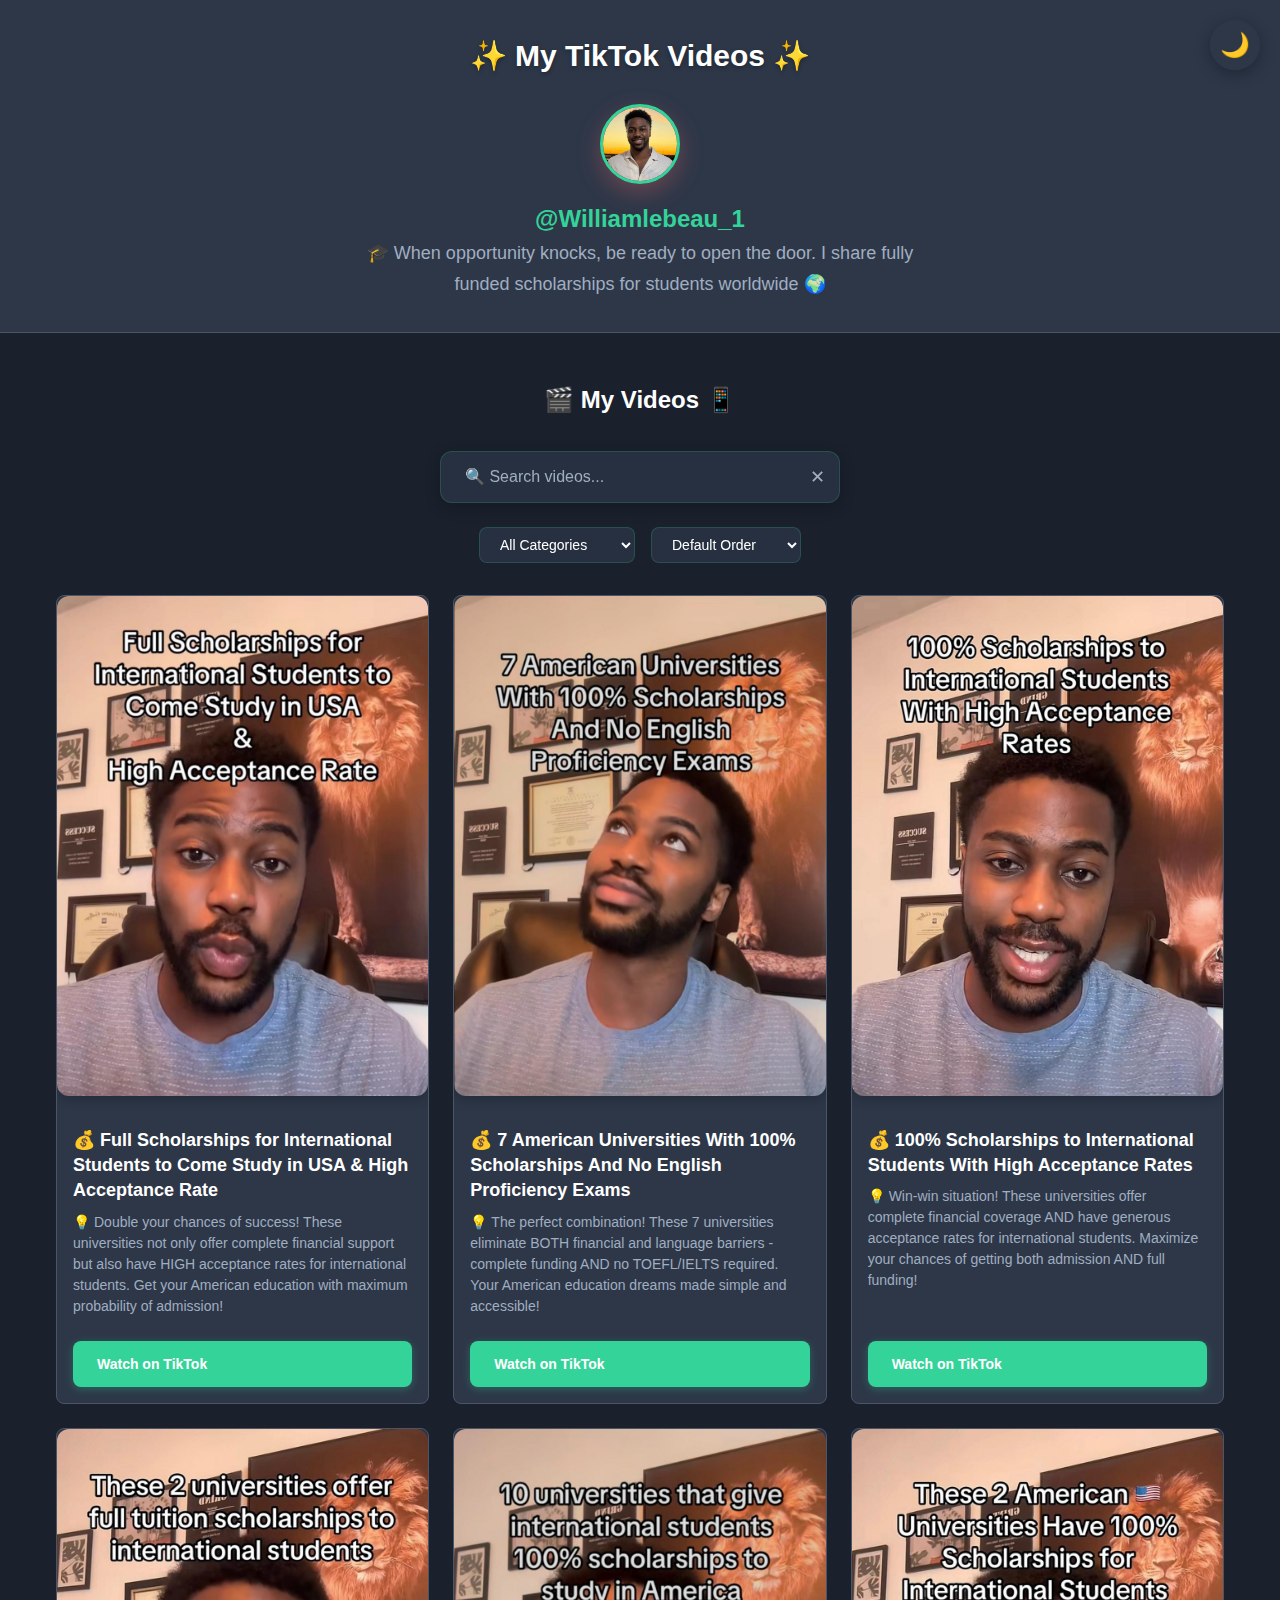
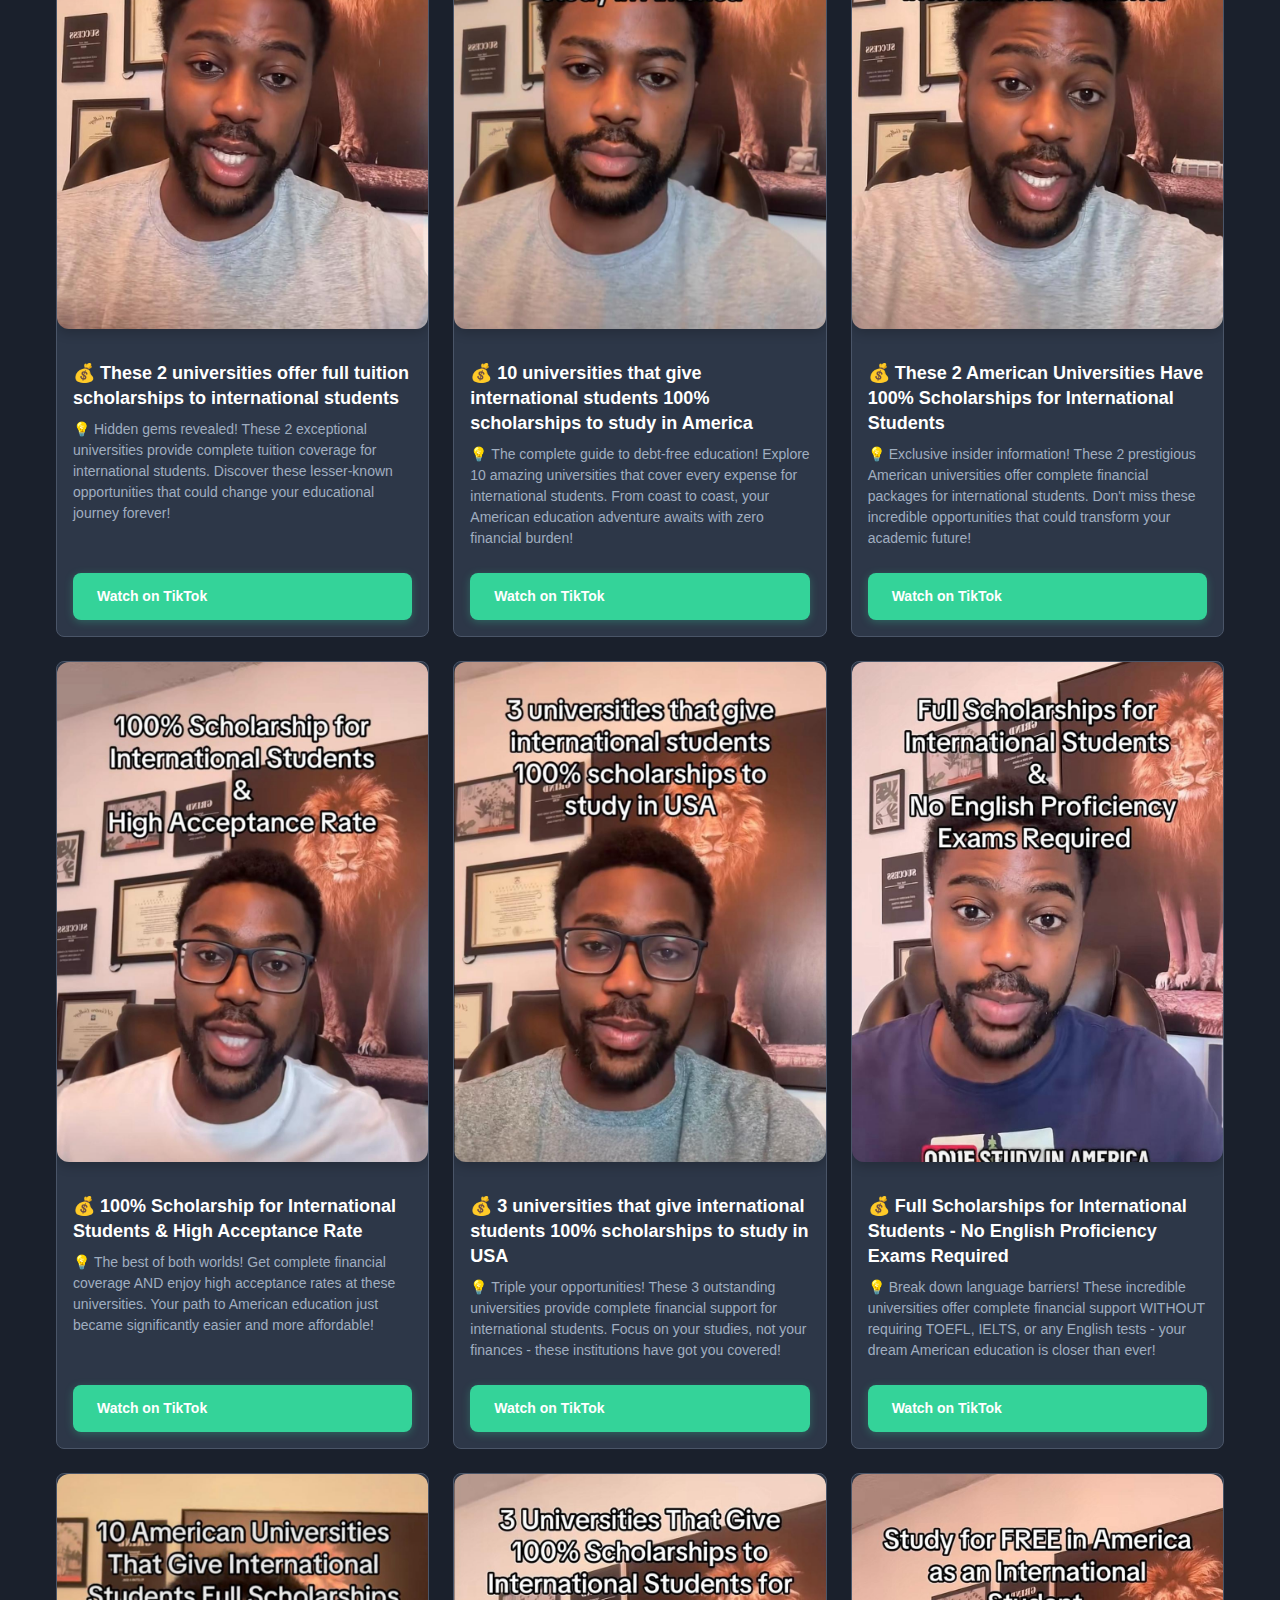
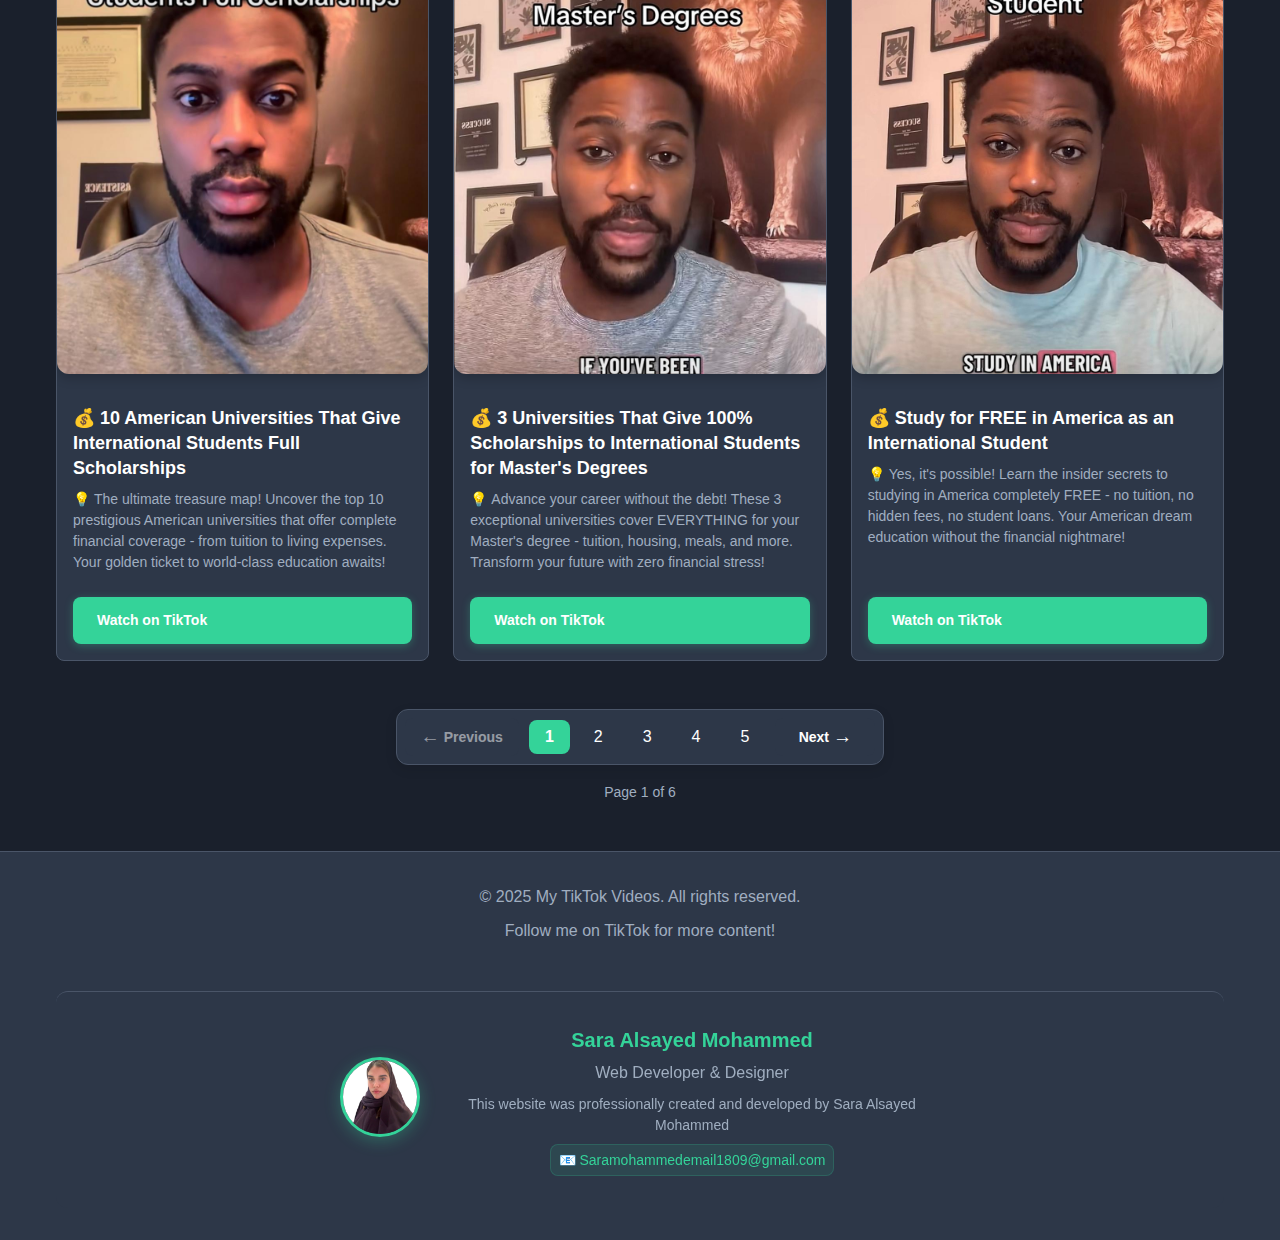
<file: index.html>
<!DOCTYPE html>
<html lang="en">
<head>
    <meta charset="UTF-8">
    <meta name="viewport" content="width=device-width, initial-scale=1.0">
    <title>My TikTok Videos</title>
    <!-- Link to external CSS file for styling -->
    <link rel="stylesheet" href="style.css">
</head>
<body>
    <!-- Header section with page title and user info -->
    <header class="header">
        <div class="container">
            <h1 class="page-title">My TikTok Videos</h1>
            <div class="user-info">
            <img src="profile.jpg" alt="profile picture" class="profile-picture"> 

                <h2 class="Williamlebeau_1"><a href="https://www.tiktok.com/@williamlebeau_1?_t=ZS-8zQnn2kStJI&_r=1" target="_blank" class="username-link">@Williamlebeau_1</a></h2>
                <p class="bio">When opportunity knocks, be ready to open the door. I share fully funded scholarships for students worldwide</p>
            </div>
            
            <!-- Theme Toggle Button -->
            <button id="theme-toggle" class="theme-toggle" aria-label="Toggle theme">
                <span class="theme-icon">🌙</span>
            </button>
        </div>
    </header>

    <!-- Main content area where video links will be dynamically loaded -->
    <main class="main">
        <div class="container">
            <section class="videos-section">
                <h2 class="section-title">🎬 My Videos 📱</h2>
                
                <!-- Search and Filter Controls -->
                <div class="controls-section">
                    <div class="search-container">
                        <input type="text" id="search-input" placeholder="🔍 Search videos..." class="search-input">
                        <button id="clear-search" class="clear-btn">✕</button>
                    </div>
                    
                    <div class="filter-container">
                        <select id="category-filter" class="filter-select">
                            <option value="">All Categories</option>
                            <option value="💰">💰 Scholarships</option>
                            <option value="🎓">🎓 Universities</option>
                            <option value="🏫">🏫 Schools</option>
                            <option value="🏛️">🏛️ Colleges</option>
                            <option value="💡">💡 Tips</option>
                            <option value="🎧">🎧 Advice</option>
                        </select>
                        
                        <select id="sort-filter" class="filter-select">
                            <option value="default">Default Order</option>
                            <option value="alphabetical">A-Z</option>
                            <option value="reverse">Z-A</option>
                        </select>
                    </div>
                </div>
                
                <!-- This div will be populated by JavaScript -->
                <div id="videos-container" class="videos-grid">
                    <!-- Video links will be inserted here dynamically -->
                </div>
                
                <!-- Pagination Controls -->
                <div class="pagination-container">
                    <div class="pagination">
                        <button id="prev-btn" class="pagination-btn prev-btn" disabled>
                            <span class="pagination-icon">←</span>
                            <span class="pagination-text">Previous</span>
                        </button>
                        
                        <div class="page-numbers" id="page-numbers">
                            <!-- Page numbers will be generated by JavaScript -->
                        </div>
                        
                        <button id="next-btn" class="pagination-btn next-btn">
                            <span class="pagination-text">Next</span>
                            <span class="pagination-icon">→</span>
                        </button>
                    </div>
                    
                    <div class="pagination-info">
                        <span id="pagination-info">Page 1 of 1</span>
                    </div>
                </div>
            </section>
        </div>
    </main>

    <!-- Footer with additional info -->
    <footer class="footer">
        <div class="container">
            <p>&copy; 2025 My TikTok Videos. All rights reserved.</p>
            <p>Follow me on TikTok for more content!</p>
            
            <!-- Developer Section -->
            <div class="developer-section">
                <div class="developer-info">
                    <div class="developer-avatar">
                        <img src="developer-avatar.jpg" alt="Sara Alsayed Mohammed" class="developer-picture">
                    </div>
                    <div class="developer-details">
                        <h3 class="developer-name">Sara Alsayed Mohammed</h3>
                        <p class="developer-title">Web Developer & Designer</p>
                        <p class="developer-description">This website was professionally created and developed by Sara Alsayed Mohammed</p>
                        <a href="mailto:Saramohammedemail1809@gmail.com" class="developer-email">
                            📧 Saramohammedemail1809@gmail.com
                        </a>
                    </div>
                </div>
            </div>
        </div>
    </footer>

    <!-- Link to external JavaScript file -->
    <script src="script.js?v=20"></script>
</body>
</html>
</file>
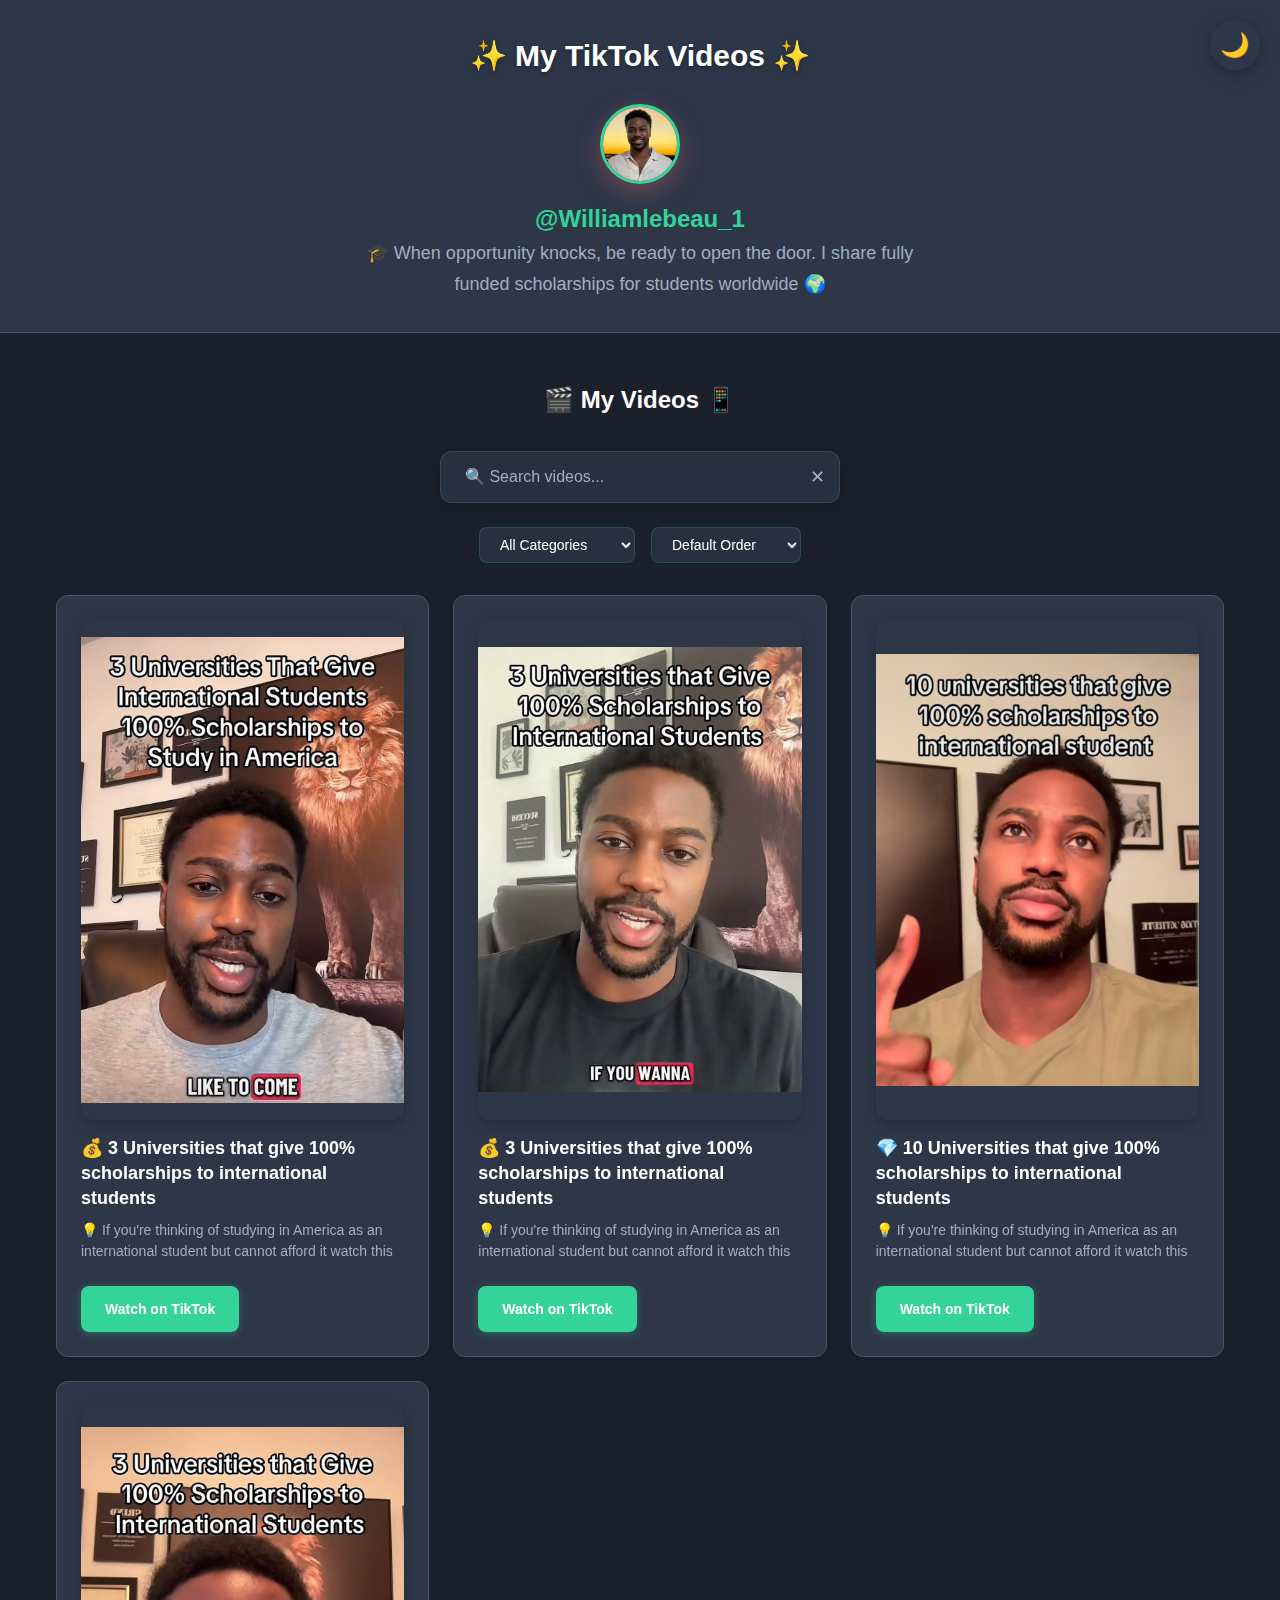
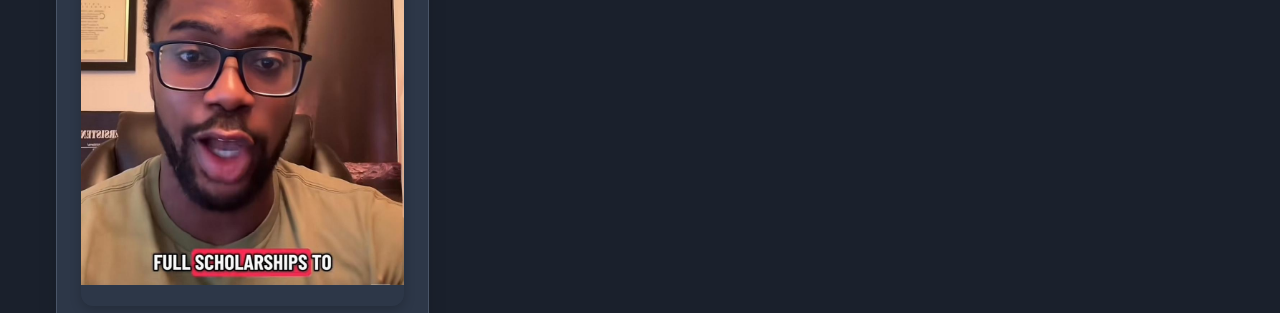
<file: Tiktok.website/index.html>
<!DOCTYPE html>
<html lang="en">
<head>
    <meta charset="UTF-8">
    <meta name="viewport" content="width=device-width, initial-scale=1.0">
    <title>My TikTok Videos</title>
    <!-- Link to external CSS file for styling -->
    <link rel="stylesheet" href="style.css">
</head>
<body>
    <!-- Header section with page title and user info -->
    <header class="header">
        <div class="container">
            <h1 class="page-title">My TikTok Videos</h1>
            <div class="user-info">
            <img src="profile.jpg" alt="profile picture" class="profile-picture"> 

                <h2 class="Williamlebeau_1"><a href="https://www.tiktok.com/@williamlebeau_1?_t=ZS-8zQnn2kStJI&_r=1" target="_blank" class="username-link">@Williamlebeau_1</a></h2>
                <p class="bio">When opportunity knocks, be ready to open the door. I share fully funded scholarships for students worldwide</p>
            </div>
            
            <!-- Theme Toggle Button -->
            <button id="theme-toggle" class="theme-toggle" aria-label="Toggle theme">
                <span class="theme-icon">🌙</span>
            </button>
        </div>
    </header>

    <!-- Main content area where video links will be dynamically loaded -->
    <main class="main">
        <div class="container">
            <section class="videos-section">
                <h2 class="section-title">🎬 My Videos 📱</h2>
                
                <!-- Search and Filter Controls -->
                <div class="controls-section">
                    <div class="search-container">
                        <input type="text" id="search-input" placeholder="🔍 Search videos..." class="search-input">
                        <button id="clear-search" class="clear-btn">✕</button>
                    </div>
                    
                    <div class="filter-container">
                        <select id="category-filter" class="filter-select">
                            <option value="">All Categories</option>
                            <option value="💰">💰 Scholarships</option>
                            <option value="🎓">🎓 Universities</option>
                            <option value="🏫">🏫 Schools</option>
                            <option value="🏛️">🏛️ Colleges</option>
                            <option value="💡">💡 Tips</option>
                            <option value="🎧">🎧 Advice</option>
                        </select>
                        
                        <select id="sort-filter" class="filter-select">
                            <option value="default">Default Order</option>
                            <option value="alphabetical">A-Z</option>
                            <option value="reverse">Z-A</option>
                        </select>
                    </div>
                </div>
                
                <!-- This div will be populated by JavaScript -->
                <div id="videos-container" class="videos-grid">
                    <!-- Video links will be inserted here dynamically -->
                </div>
                
                <!-- Pagination Controls -->
                <div class="pagination-container">
                    <div class="pagination">
                        <button id="prev-btn" class="pagination-btn prev-btn" disabled>
                            <span class="pagination-icon">←</span>
                            <span class="pagination-text">Previous</span>
                        </button>
                        
                        <div class="page-numbers" id="page-numbers">
                            <!-- Page numbers will be generated by JavaScript -->
                        </div>
                        
                        <button id="next-btn" class="pagination-btn next-btn">
                            <span class="pagination-text">Next</span>
                            <span class="pagination-icon">→</span>
                        </button>
                    </div>
                    
                    <div class="pagination-info">
                        <span id="pagination-info">Page 1 of 1</span>
                    </div>
                </div>
            </section>
        </div>
    </main>

    <!-- Footer with additional info -->
    <footer class="footer">
        <div class="container">
            <p>&copy; 2025 My TikTok Videos. All rights reserved.</p>
            <p>Follow me on TikTok for more content!</p>
            
            <!-- Developer Section -->
            <div class="developer-section">
                <div class="developer-info">
                    <div class="developer-avatar">
                        <img src="developer-avatar.jpg" alt="Sara Alsayed Mohammed" class="developer-picture">
                    </div>
                    <div class="developer-details">
                        <h3 class="developer-name">Sara Alsayed Mohammed</h3>
                        <p class="developer-title">Web Developer & Designer</p>
                        <p class="developer-description">This website was professionally created and developed by Sara Alsayed Mohammed</p>
                        <a href="mailto:Saramohammedemail1809@gmail.com" class="developer-email">
                            📧 Saramohammedemail1809@gmail.com
                        </a>
                    </div>
                </div>
            </div>
        </div>
    </footer>

    <!-- Link to external JavaScript file -->
    <script src="script.js?v=14"></script>
</body>
</html>
</file>
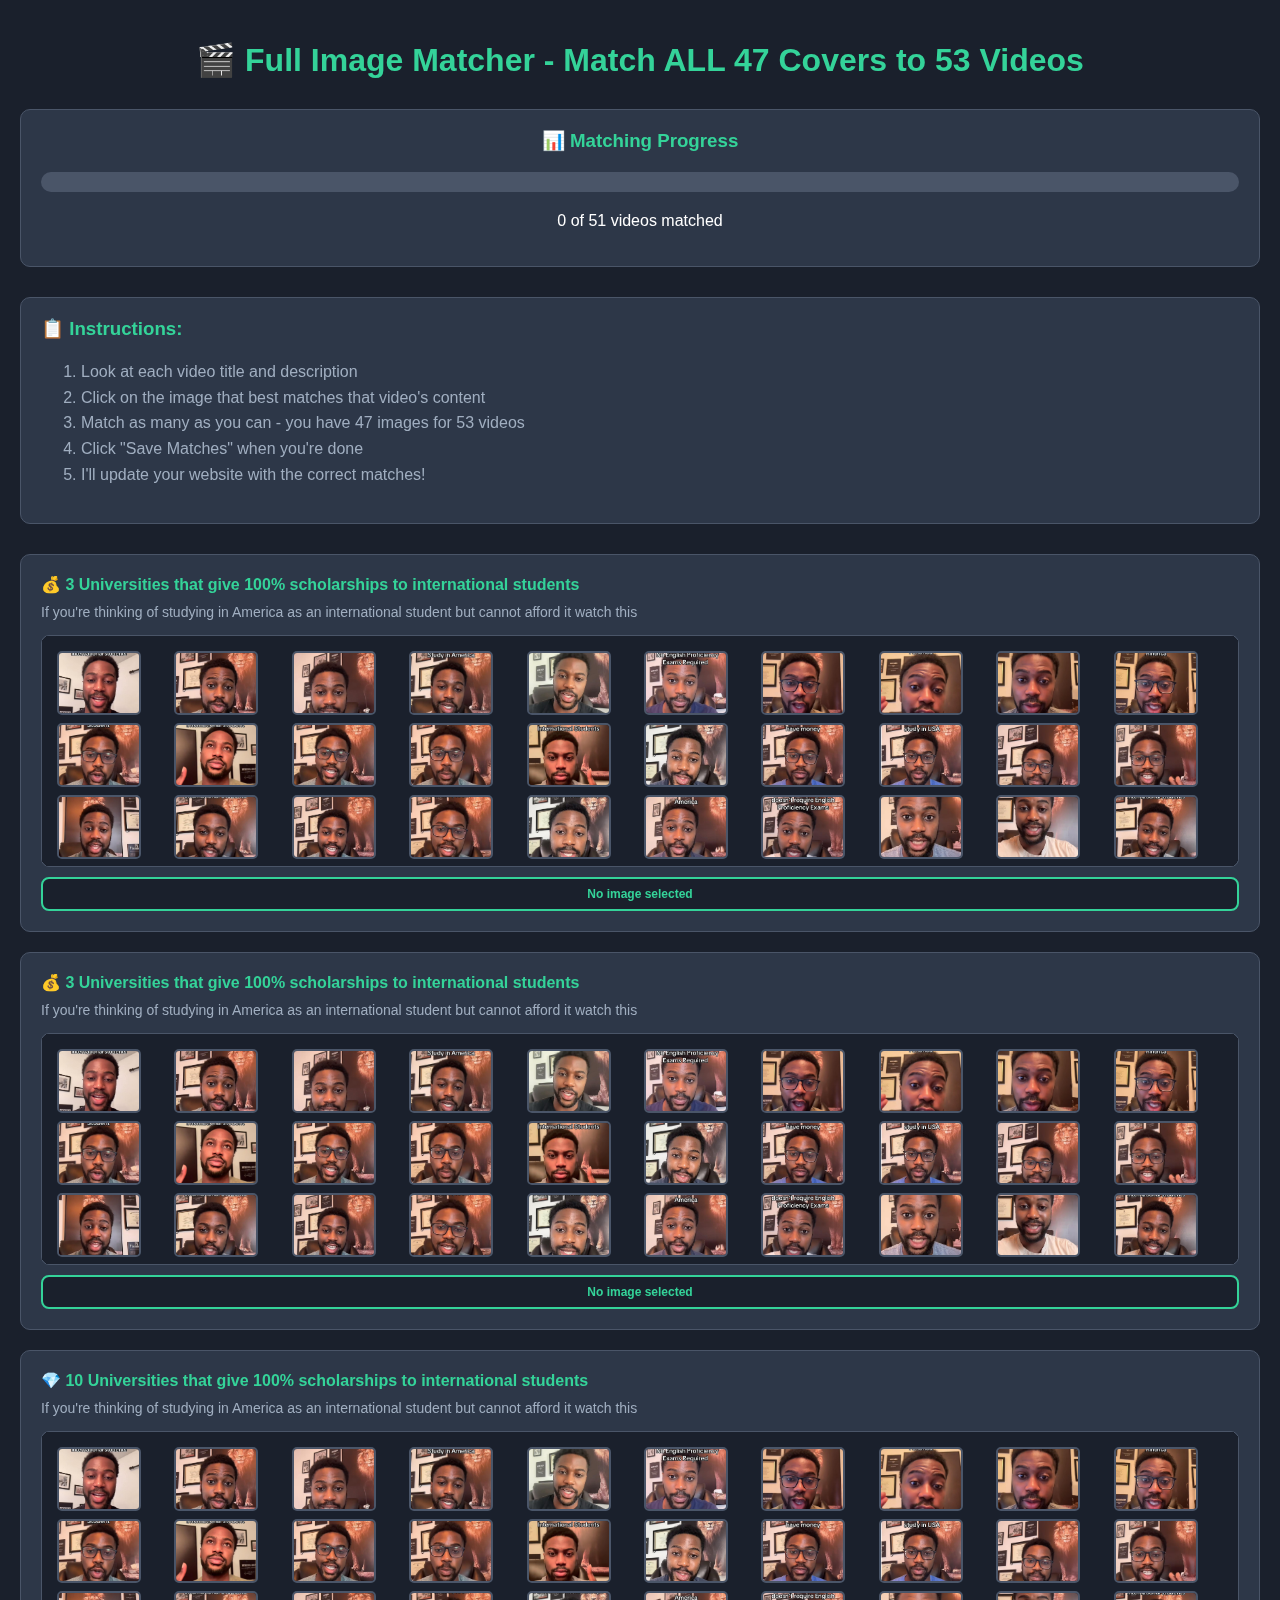
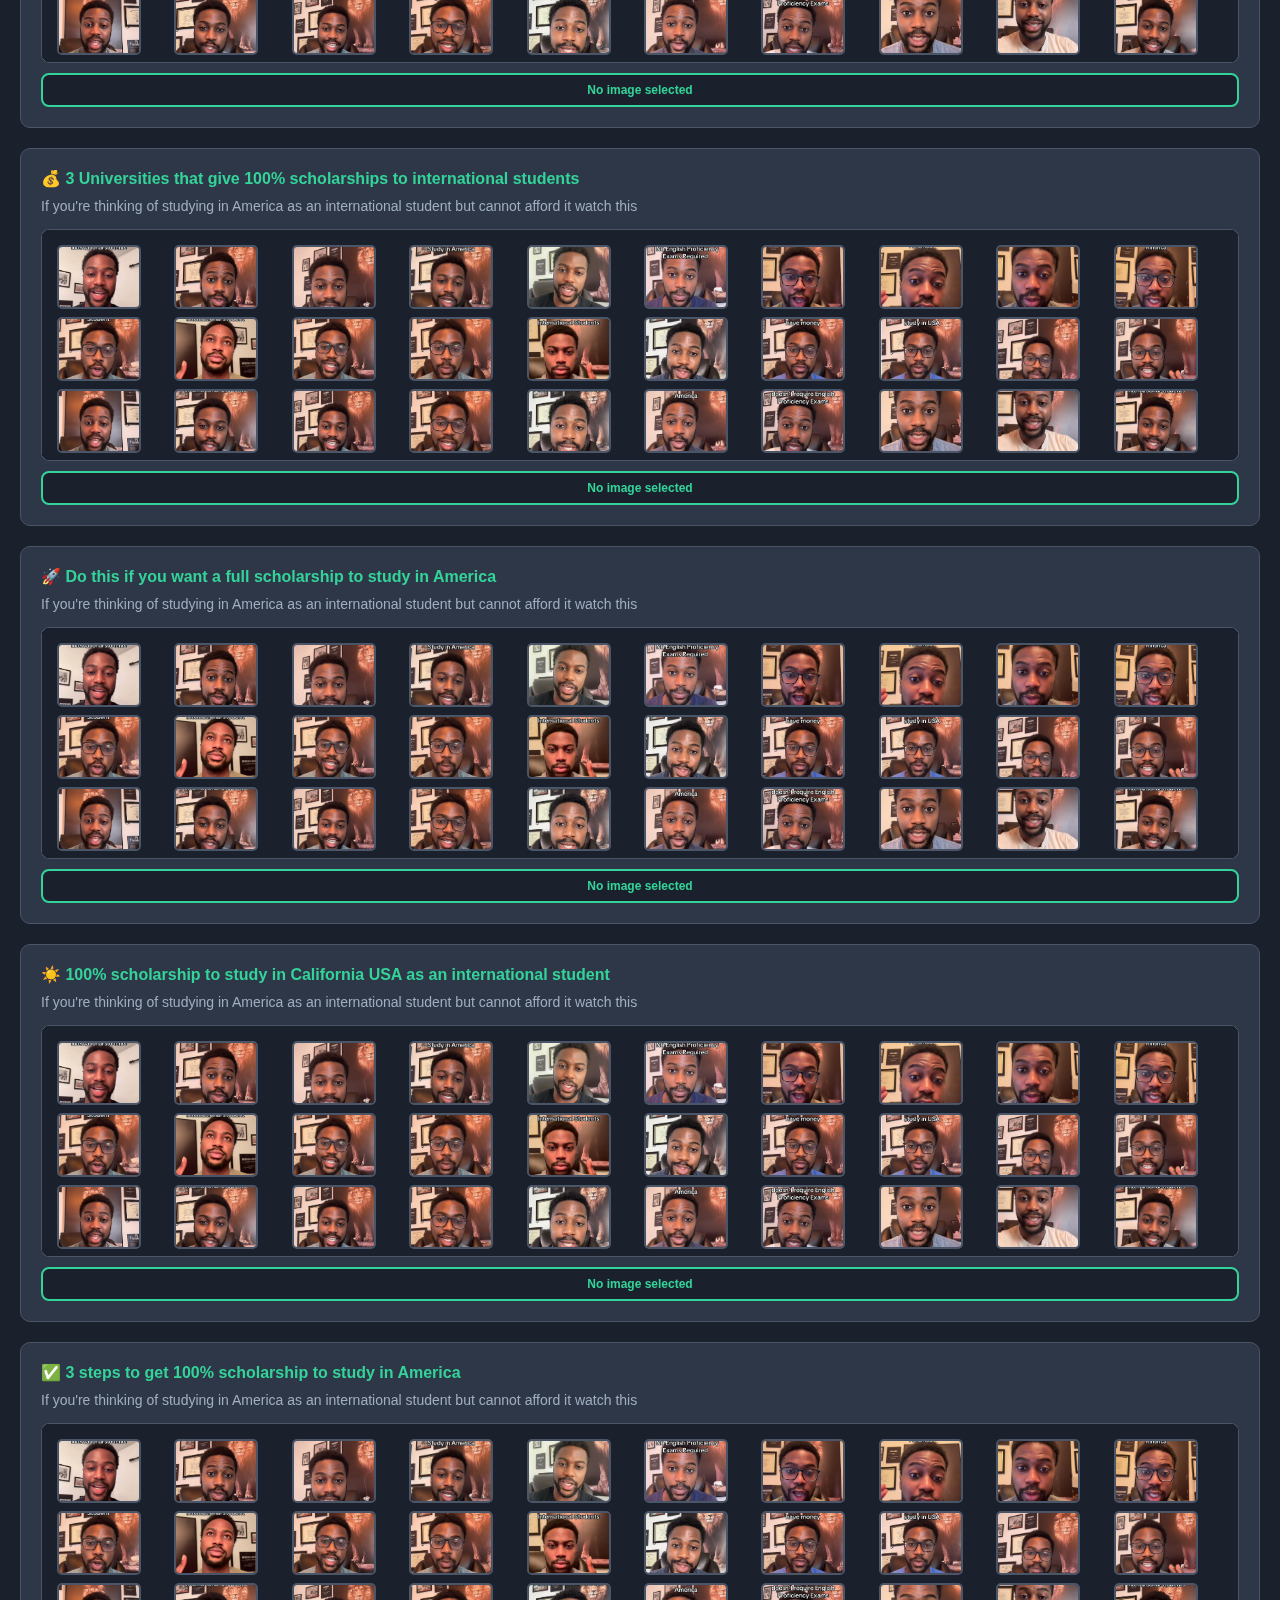
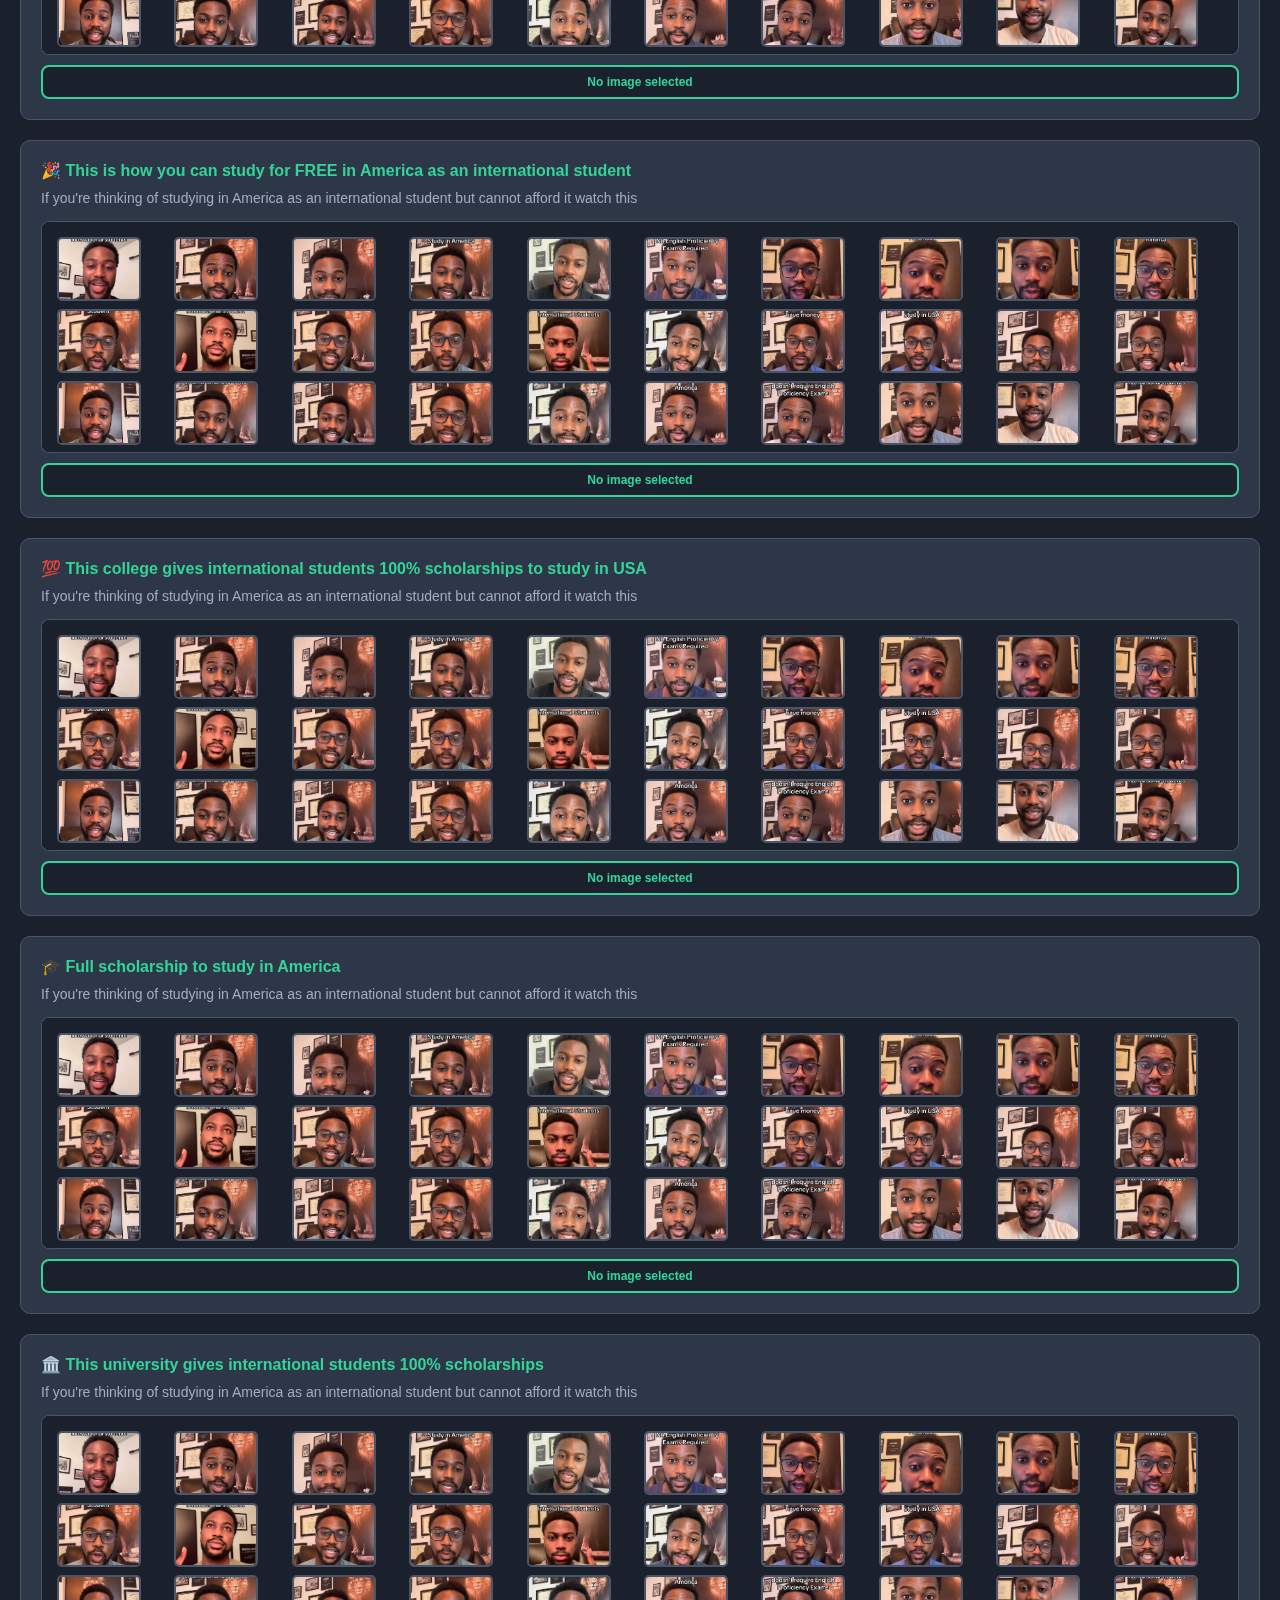
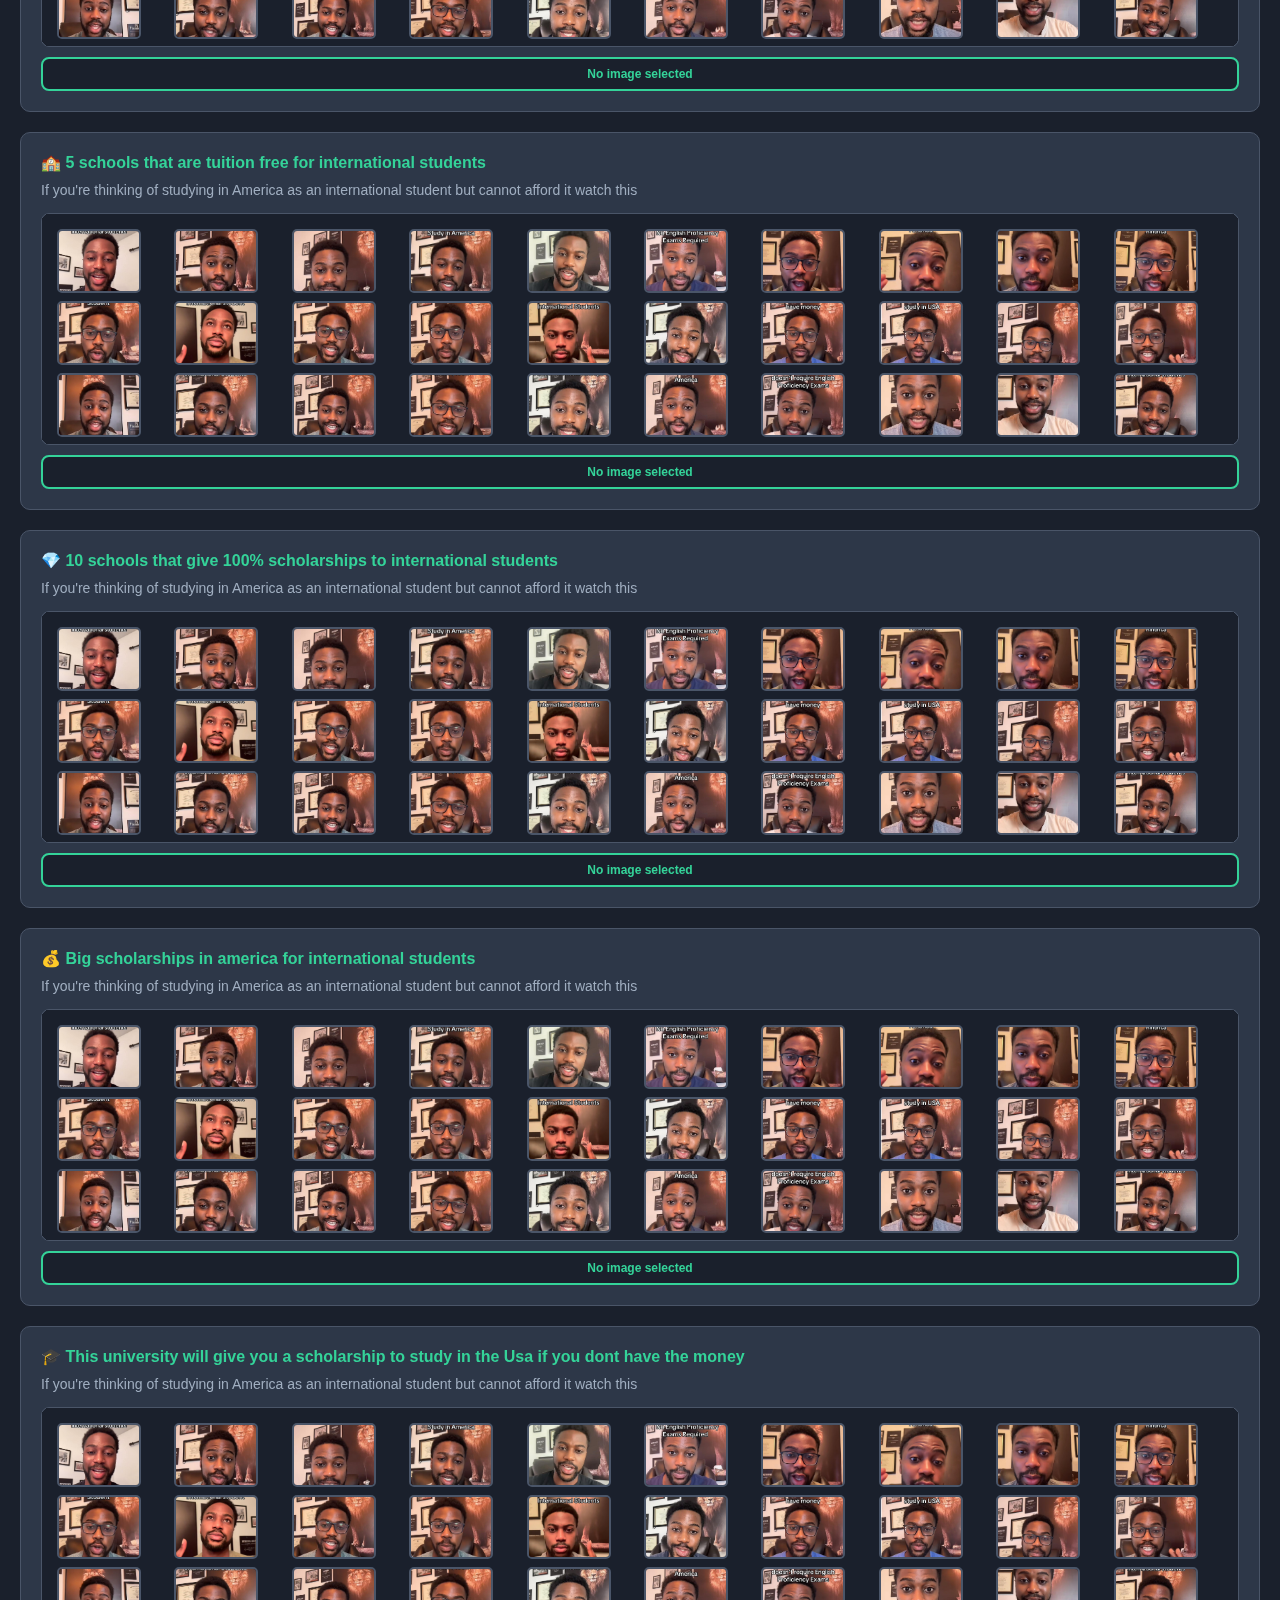
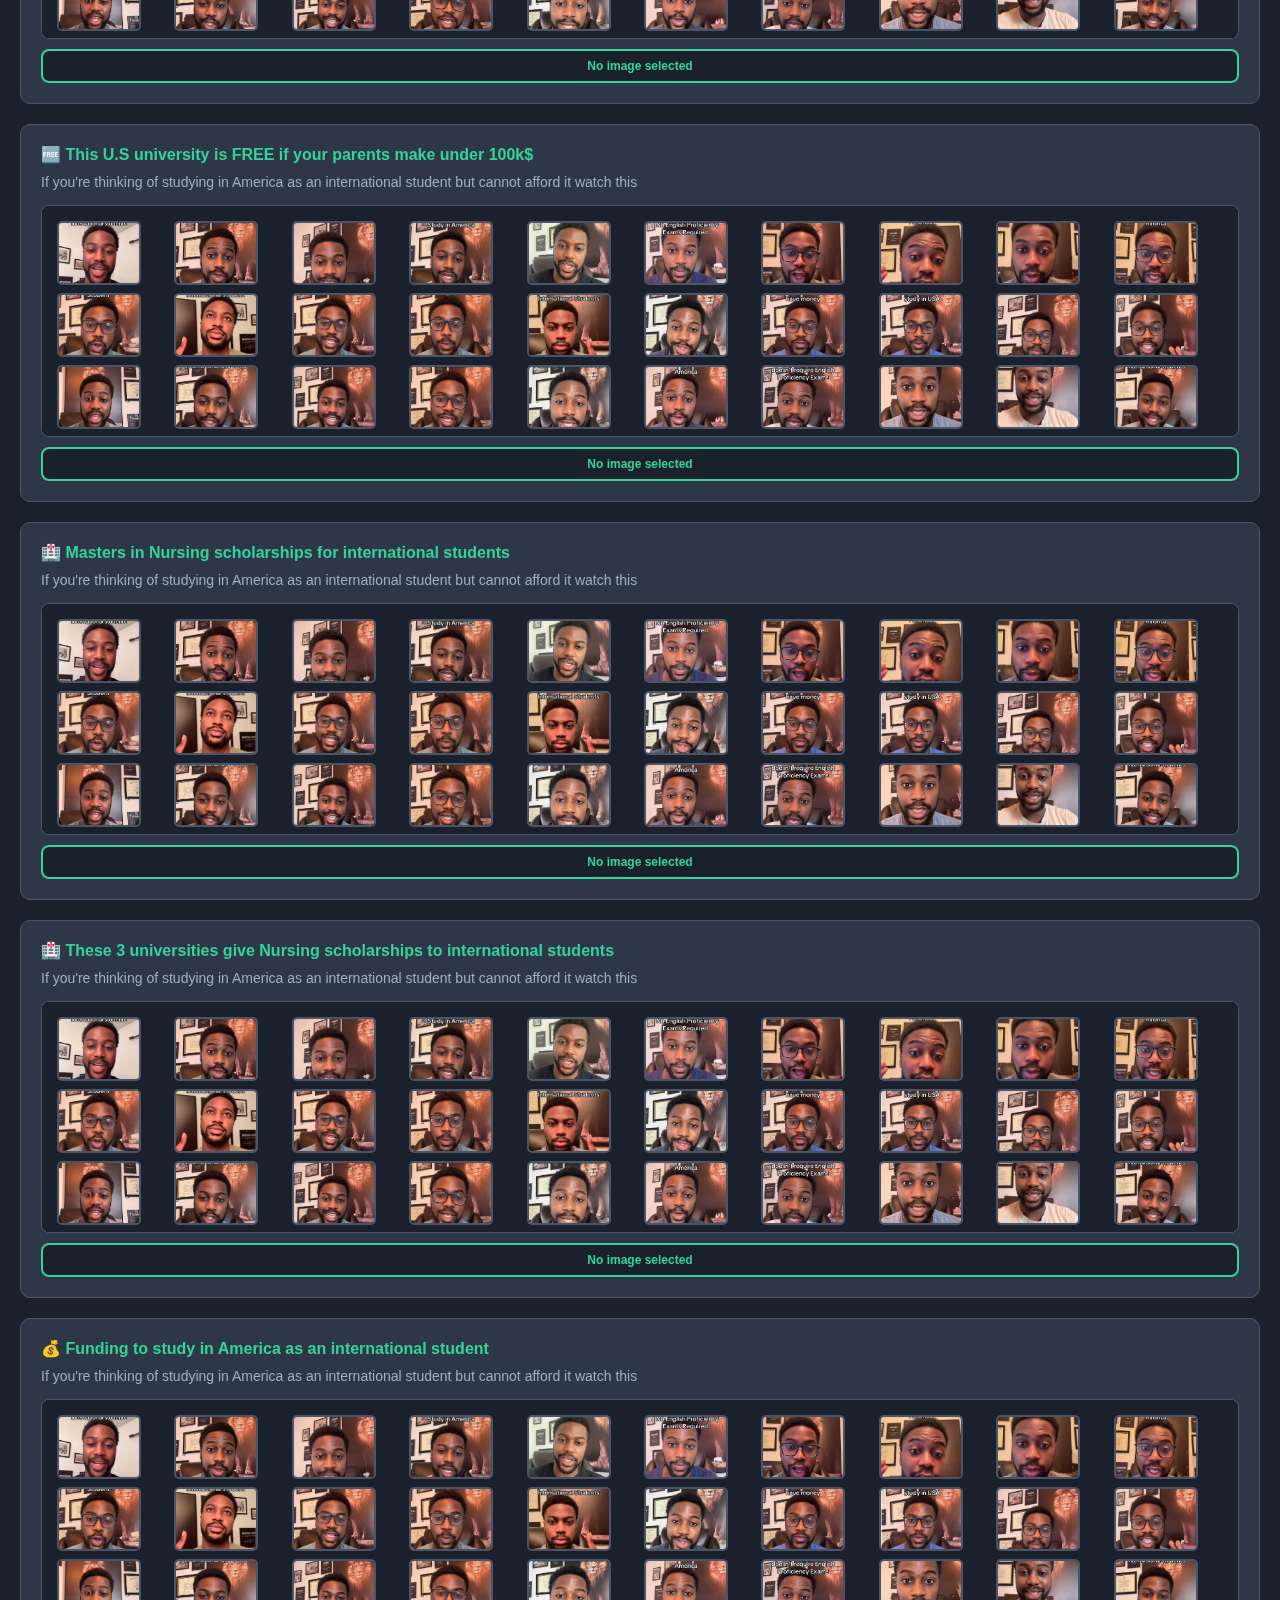
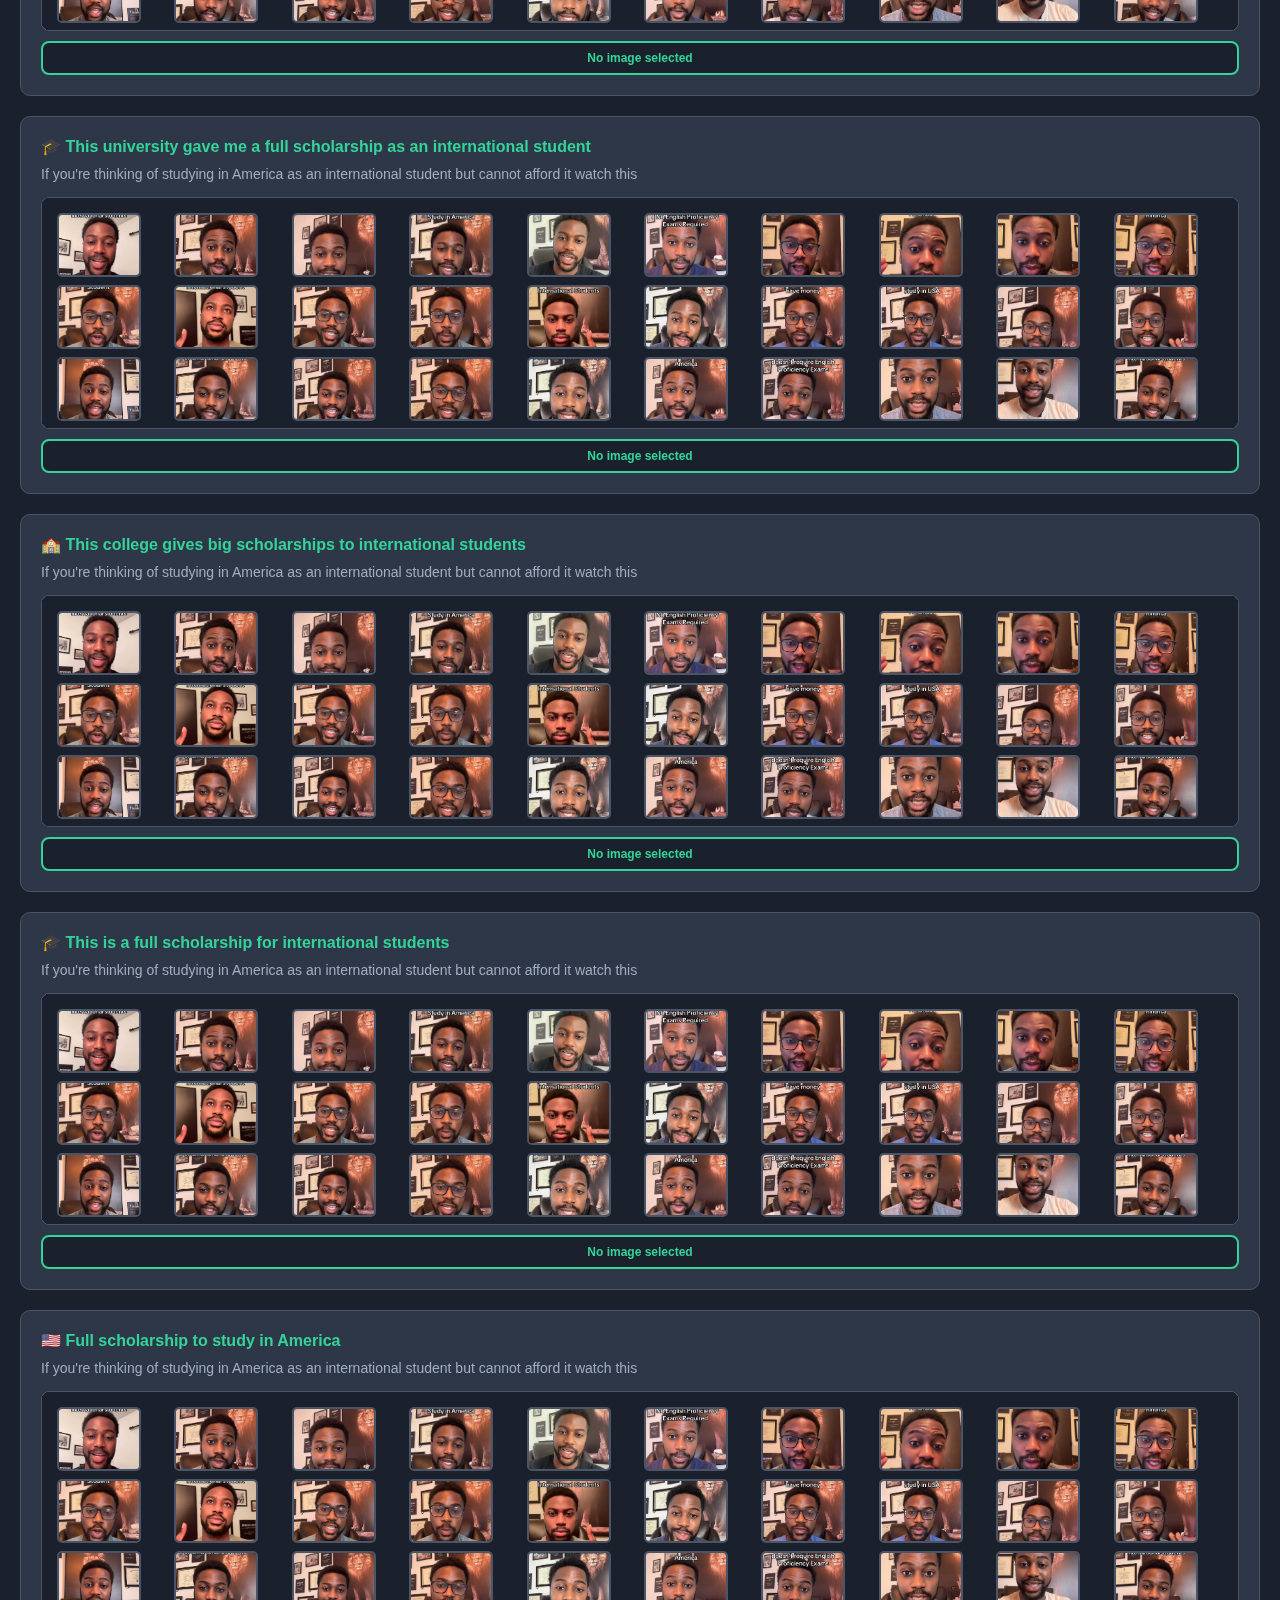
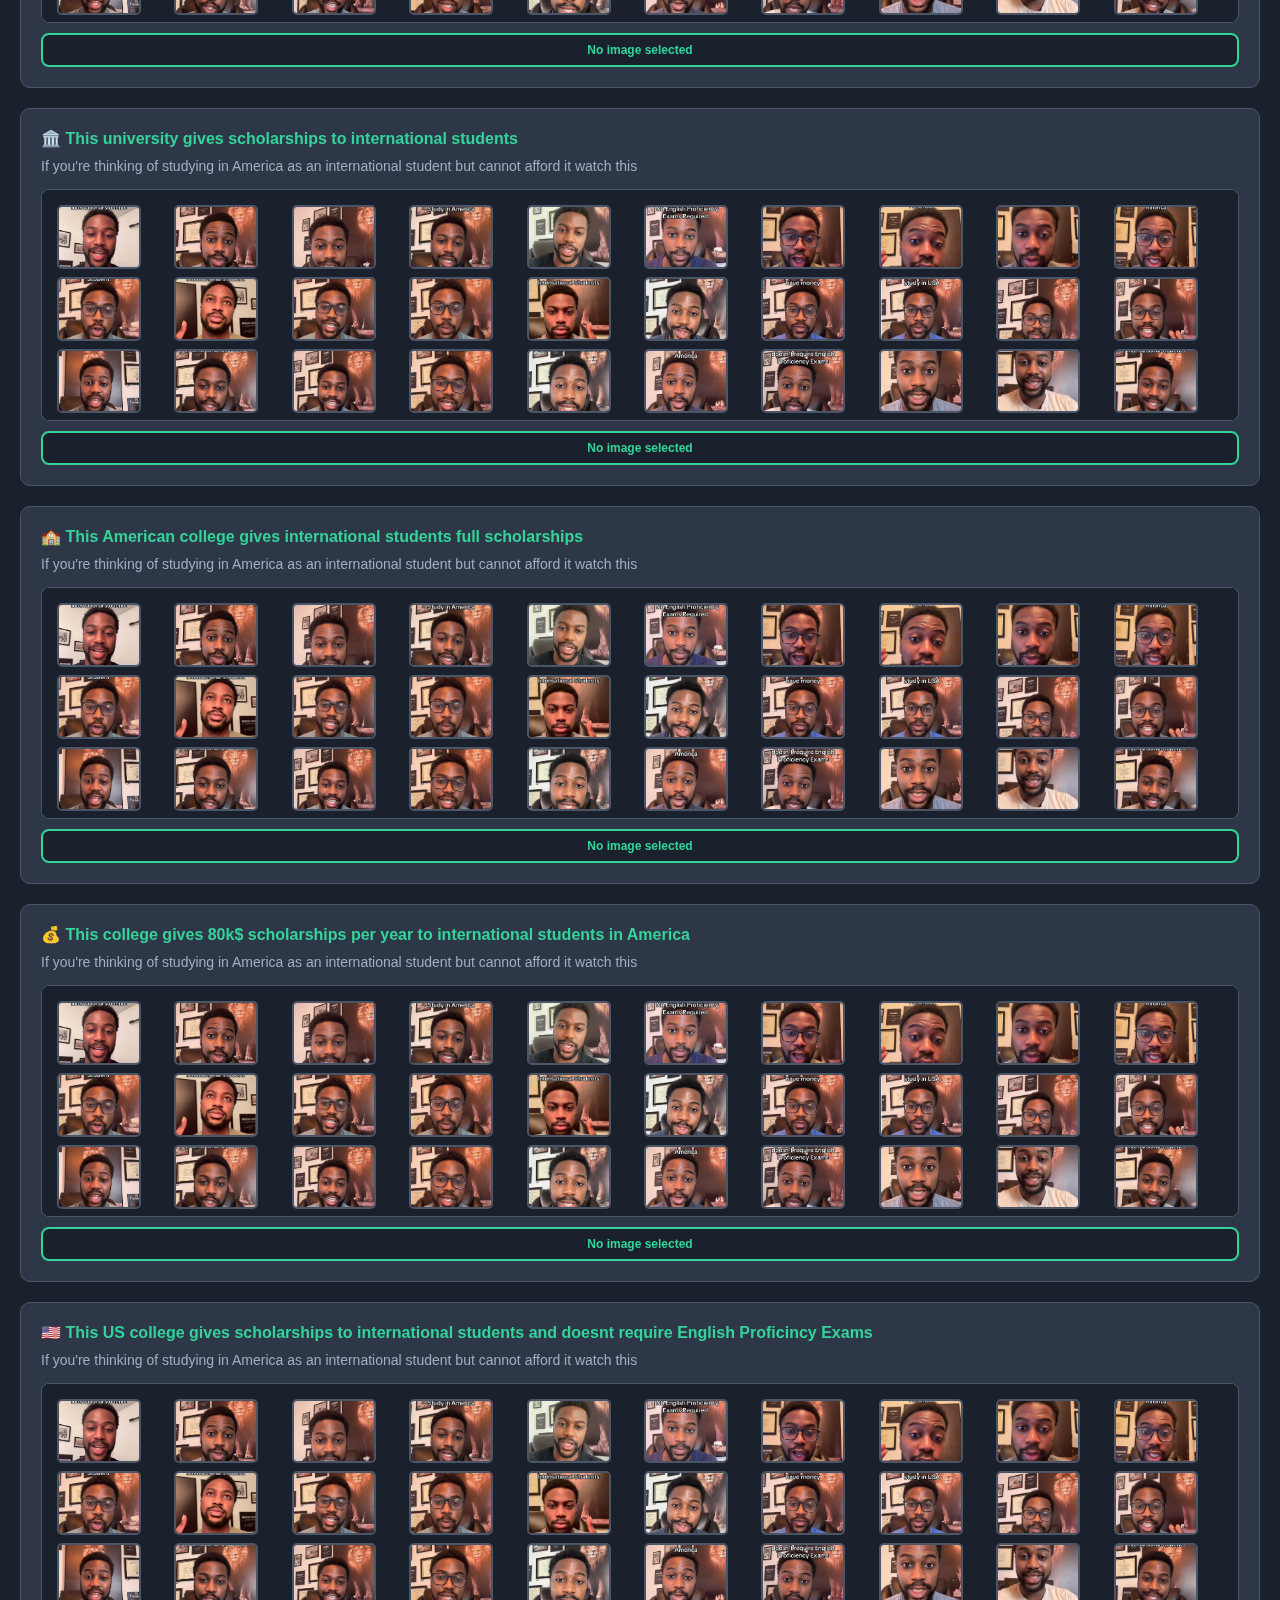
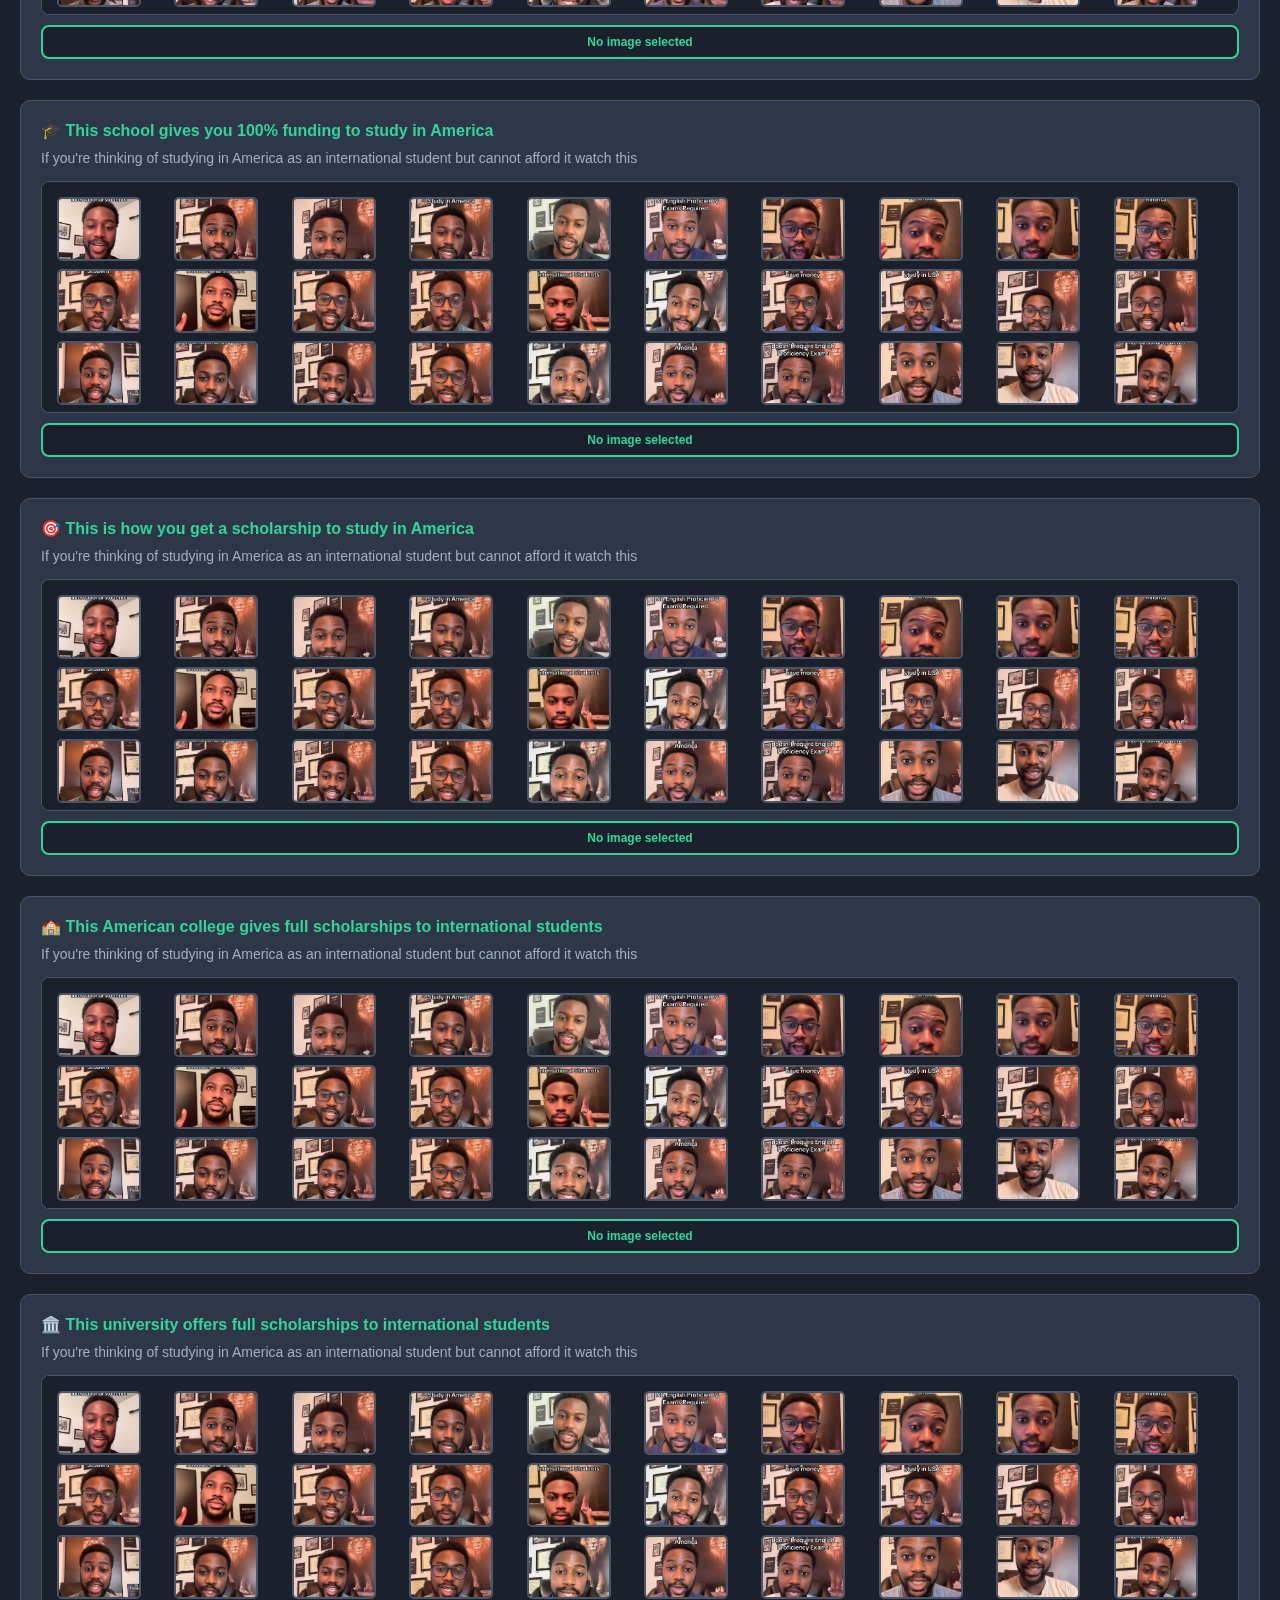
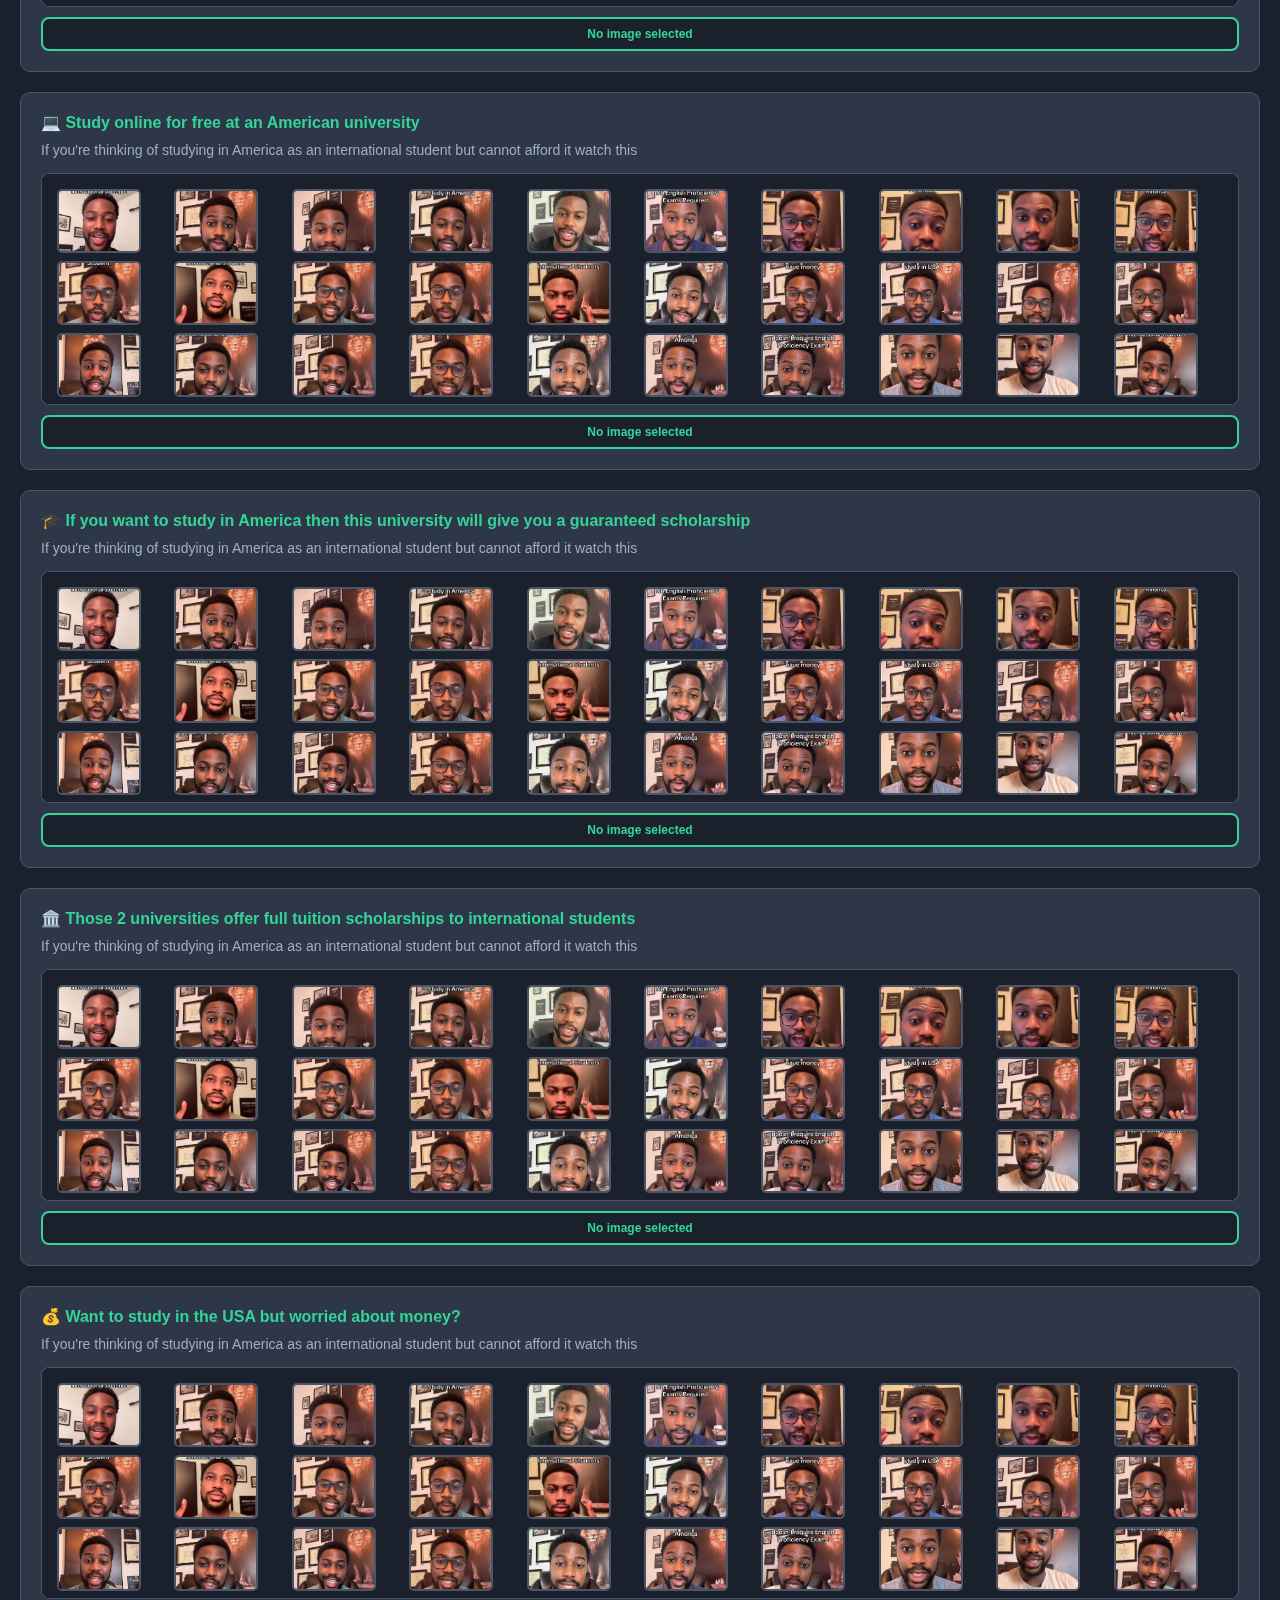
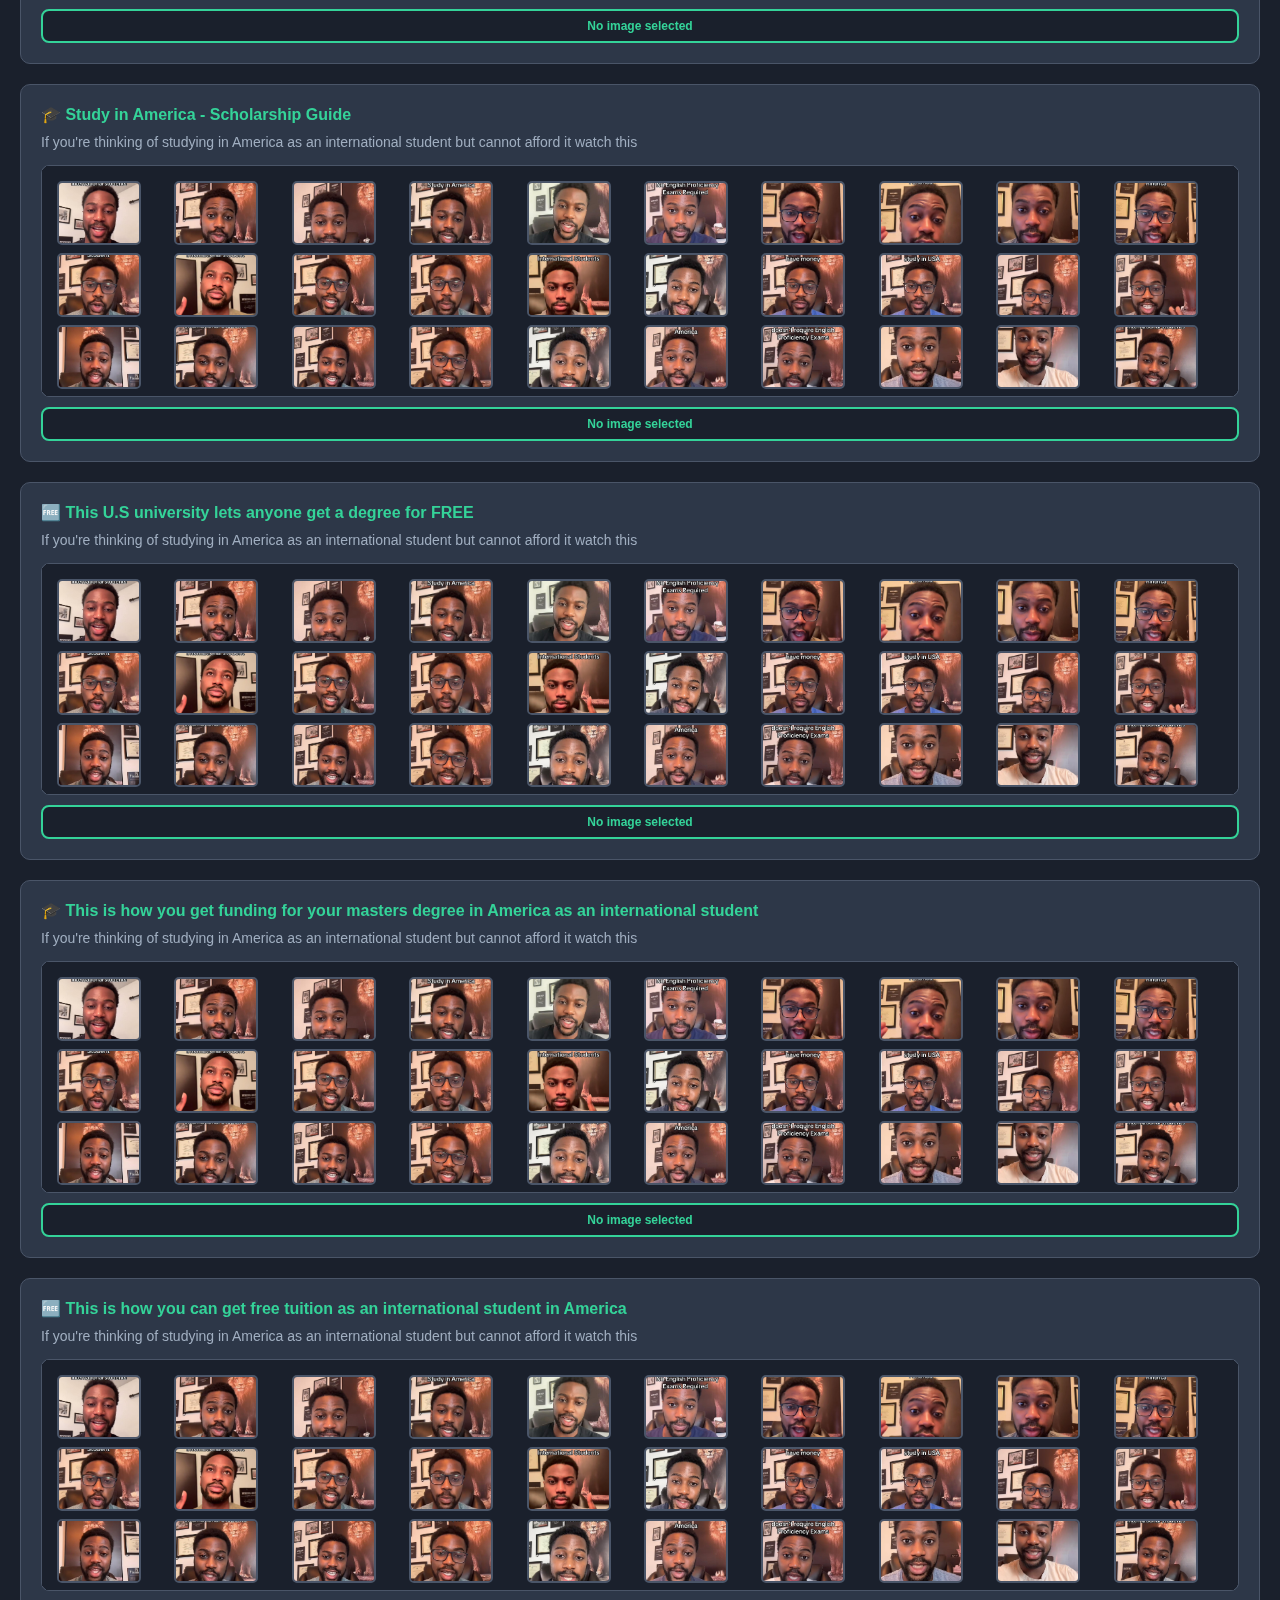
<file: image-matcher-full.html>
<!DOCTYPE html>
<html lang="en">
<head>
    <meta charset="UTF-8">
    <meta name="viewport" content="width=device-width, initial-scale=1.0">
    <title>Full Image Matcher - Match ALL 47 Covers to 53 Videos</title>
    <style>
        body {
            font-family: Arial, sans-serif;
            background: #1a202c;
            color: white;
            margin: 0;
            padding: 20px;
        }
        .container {
            max-width: 1400px;
            margin: 0 auto;
        }
        h1 {
            text-align: center;
            color: #34D399;
            margin-bottom: 30px;
        }
        .stats {
            background: #2d3748;
            border: 1px solid #4a5568;
            border-radius: 10px;
            padding: 20px;
            margin-bottom: 30px;
            text-align: center;
        }
        .stats h3 {
            color: #34D399;
            margin-top: 0;
        }
        .video-item {
            background: #2d3748;
            border: 1px solid #4a5568;
            border-radius: 10px;
            padding: 20px;
            margin-bottom: 20px;
        }
        .video-title {
            font-size: 16px;
            font-weight: bold;
            margin-bottom: 10px;
            color: #34D399;
        }
        .video-description {
            color: #a0aec0;
            margin-bottom: 15px;
            font-size: 14px;
        }
        .image-grid {
            display: grid;
            grid-template-columns: repeat(auto-fill, minmax(100px, 1fr));
            gap: 8px;
            margin-top: 15px;
            max-height: 200px;
            overflow-y: auto;
            border: 1px solid #4a5568;
            padding: 15px;
            border-radius: 8px;
            background: #1a202c;
        }
        .image-option {
            width: 80px;
            height: 60px;
            border: 2px solid #4a5568;
            border-radius: 5px;
            cursor: pointer;
            overflow: hidden;
            transition: all 0.3s ease;
            background: #2d3748;
            display: flex;
            align-items: center;
            justify-content: center;
        }
        .image-option:hover {
            border-color: #34D399;
            transform: scale(1.05);
        }
        .image-option.selected {
            border-color: #34D399;
            box-shadow: 0 0 10px rgba(52, 211, 153, 0.5);
        }
        .image-option img {
            width: 100%;
            height: 100%;
            object-fit: cover;
        }
        .image-option .placeholder {
            color: #a0aec0;
            font-size: 10px;
            text-align: center;
            padding: 5px;
        }
        .save-button {
            background: #34D399;
            color: white;
            border: none;
            padding: 15px 30px;
            border-radius: 8px;
            font-size: 16px;
            font-weight: bold;
            cursor: pointer;
            margin: 20px auto;
            display: block;
            transition: all 0.3s ease;
        }
        .save-button:hover {
            background: #22C55E;
            transform: translateY(-2px);
        }
        .instructions {
            background: #2d3748;
            border: 1px solid #4a5568;
            border-radius: 10px;
            padding: 20px;
            margin-bottom: 30px;
        }
        .instructions h3 {
            color: #34D399;
            margin-top: 0;
        }
        .instructions ol {
            color: #a0aec0;
            line-height: 1.6;
        }
        .selected-display {
            background: #1a202c;
            border: 2px solid #34D399;
            border-radius: 8px;
            padding: 8px;
            margin-top: 10px;
            text-align: center;
            color: #34D399;
            font-weight: bold;
            font-size: 12px;
        }
        .progress-bar {
            background: #4a5568;
            border-radius: 10px;
            height: 20px;
            margin: 20px 0;
            overflow: hidden;
        }
        .progress-fill {
            background: linear-gradient(90deg, #34D399, #22C55E);
            height: 100%;
            width: 0%;
            transition: width 0.3s ease;
        }
    </style>
</head>
<body>
    <div class="container">
        <h1>🎬 Full Image Matcher - Match ALL 47 Covers to 53 Videos</h1>
        
        <div class="stats">
            <h3>📊 Matching Progress</h3>
            <div class="progress-bar">
                <div class="progress-fill" id="progress-fill"></div>
            </div>
            <p id="progress-text">0 of 53 videos matched</p>
        </div>
        
        <div class="instructions">
            <h3>📋 Instructions:</h3>
            <ol>
                <li>Look at each video title and description</li>
                <li>Click on the image that best matches that video's content</li>
                <li>Match as many as you can - you have 47 images for 53 videos</li>
                <li>Click "Save Matches" when you're done</li>
                <li>I'll update your website with the correct matches!</li>
            </ol>
        </div>

        <div id="video-container">
            <!-- Videos will be loaded here -->
        </div>

        <button class="save-button" onclick="saveMatches()">💾 Save Matches</button>
    </div>

    <script>
        // Your complete video data (all 53 videos)
        const videoData = [
            {
                title: "3 Universities that give 100% scholarships to international students",
                description: "If you're thinking of studying in America as an international student but cannot afford it watch this",
                emoji: "💰"
            },
            {
                title: "3 Universities that give 100% scholarships to international students",
                description: "If you're thinking of studying in America as an international student but cannot afford it watch this",
                emoji: "💰"
            },
            {
                title: "10 Universities that give 100% scholarships to international students",
                description: "If you're thinking of studying in America as an international student but cannot afford it watch this",
                emoji: "💎"
            },
            {
                title: "3 Universities that give 100% scholarships to international students",
                description: "If you're thinking of studying in America as an international student but cannot afford it watch this",
                emoji: "💰"
            },
            {
                title: "Do this if you want a full scholarship to study in America",
                description: "If you're thinking of studying in America as an international student but cannot afford it watch this",
                emoji: "🚀"
            },
            {
                title: "100% scholarship to study in California USA as an international student",
                description: "If you're thinking of studying in America as an international student but cannot afford it watch this",
                emoji: "☀️"
            },
            {
                title: "3 steps to get 100% scholarship to study in America",
                description: "If you're thinking of studying in America as an international student but cannot afford it watch this",
                emoji: "✅"
            },
            {
                title: "This is how you can study for FREE in America as an international student",
                description: "If you're thinking of studying in America as an international student but cannot afford it watch this",
                emoji: "🎉"
            },
            {
                title: "This college gives international students 100% scholarships to study in USA",
                description: "If you're thinking of studying in America as an international student but cannot afford it watch this",
                emoji: "💯"
            },
            {
                title: "Full scholarship to study in America",
                description: "If you're thinking of studying in America as an international student but cannot afford it watch this",
                emoji: "🎓"
            },
            {
                title: "This university gives international students 100% scholarships",
                description: "If you're thinking of studying in America as an international student but cannot afford it watch this",
                emoji: "🏛️"
            },
            {
                title: "5 schools that are tuition free for international students",
                description: "If you're thinking of studying in America as an international student but cannot afford it watch this",
                emoji: "🏫"
            },
            {
                title: "10 schools that give 100% scholarships to international students",
                description: "If you're thinking of studying in America as an international student but cannot afford it watch this",
                emoji: "💎"
            },
            {
                title: "Big scholarships in america for international students",
                description: "If you're thinking of studying in America as an international student but cannot afford it watch this",
                emoji: "💰"
            },
            {
                title: "This university will give you a scholarship to study in the Usa if you dont have the money",
                description: "If you're thinking of studying in America as an international student but cannot afford it watch this",
                emoji: "🎓"
            },
            {
                title: "This U.S university is FREE if your parents make under 100k$",
                description: "If you're thinking of studying in America as an international student but cannot afford it watch this",
                emoji: "🆓"
            },
            {
                title: "Masters in Nursing scholarships for international students",
                description: "If you're thinking of studying in America as an international student but cannot afford it watch this",
                emoji: "🏥"
            },
            {
                title: "These 3 universities give Nursing scholarships to international students",
                description: "If you're thinking of studying in America as an international student but cannot afford it watch this",
                emoji: "🏥"
            },
            {
                title: "Funding to study in America as an international student",
                description: "If you're thinking of studying in America as an international student but cannot afford it watch this",
                emoji: "💰"
            },
            {
                title: "This university gave me a full scholarship as an international student",
                description: "If you're thinking of studying in America as an international student but cannot afford it watch this",
                emoji: "🎓"
            },
            {
                title: "This college gives big scholarships to international students",
                description: "If you're thinking of studying in America as an international student but cannot afford it watch this",
                emoji: "🏫"
            },
            {
                title: "This is a full scholarship for international students",
                description: "If you're thinking of studying in America as an international student but cannot afford it watch this",
                emoji: "🎓"
            },
            {
                title: "Full scholarship to study in America",
                description: "If you're thinking of studying in America as an international student but cannot afford it watch this",
                emoji: "🇺🇸"
            },
            {
                title: "This university gives scholarships to international students",
                description: "If you're thinking of studying in America as an international student but cannot afford it watch this",
                emoji: "🏛️"
            },
            {
                title: "This American college gives international students full scholarships",
                description: "If you're thinking of studying in America as an international student but cannot afford it watch this",
                emoji: "🏫"
            },
            {
                title: "This college gives 80k$ scholarships per year to international students in America",
                description: "If you're thinking of studying in America as an international student but cannot afford it watch this",
                emoji: "💰"
            },
            {
                title: "This US college gives scholarships to international students and doesnt require English Proficincy Exams",
                description: "If you're thinking of studying in America as an international student but cannot afford it watch this",
                emoji: "🇺🇸"
            },
            {
                title: "This school gives you 100% funding to study in America",
                description: "If you're thinking of studying in America as an international student but cannot afford it watch this",
                emoji: "🎓"
            },
            {
                title: "This is how you get a scholarship to study in America",
                description: "If you're thinking of studying in America as an international student but cannot afford it watch this",
                emoji: "🎯"
            },
            {
                title: "This American college gives full scholarships to international students",
                description: "If you're thinking of studying in America as an international student but cannot afford it watch this",
                emoji: "🏫"
            },
            {
                title: "This university offers full scholarships to international students",
                description: "If you're thinking of studying in America as an international student but cannot afford it watch this",
                emoji: "🏛️"
            },
            {
                title: "Study online for free at an American university",
                description: "If you're thinking of studying in America as an international student but cannot afford it watch this",
                emoji: "💻"
            },
            {
                title: "If you want to study in America then this university will give you a guaranteed scholarship",
                description: "If you're thinking of studying in America as an international student but cannot afford it watch this",
                emoji: "🎓"
            },
            {
                title: "Those 2 universities offer full tuition scholarships to international students",
                description: "If you're thinking of studying in America as an international student but cannot afford it watch this",
                emoji: "🏛️"
            },
            {
                title: "Want to study in the USA but worried about money?",
                description: "If you're thinking of studying in America as an international student but cannot afford it watch this",
                emoji: "💰"
            },
            {
                title: "Study in America - Scholarship Guide",
                description: "If you're thinking of studying in America as an international student but cannot afford it watch this",
                emoji: "🎓"
            },
            {
                title: "This U.S university lets anyone get a degree for FREE",
                description: "If you're thinking of studying in America as an international student but cannot afford it watch this",
                emoji: "🆓"
            },
            {
                title: "This is how you get funding for your masters degree in America as an international student",
                description: "If you're thinking of studying in America as an international student but cannot afford it watch this",
                emoji: "🎓"
            },
            {
                title: "This is how you can get free tuition as an international student in America",
                description: "If you're thinking of studying in America as an international student but cannot afford it watch this",
                emoji: "🆓"
            },
            {
                title: "This is how you can study for free in America",
                description: "If you're thinking of studying in America as an international student but cannot afford it watch this",
                emoji: "🇺🇸"
            },
            {
                title: "I wish i knew this when i started college as an international student",
                description: "If you're thinking of studying in America as an international student but cannot afford it watch this",
                emoji: "💡"
            },
            {
                title: "This is how you can study in America for free",
                description: "If you're thinking of studying in America as an international student but cannot afford it watch this",
                emoji: "🎓"
            },
            {
                title: "This will save you 50k$+ as an international student",
                description: "If you're thinking of studying in America as an international student but cannot afford it watch this",
                emoji: "💰"
            },
            {
                title: "If you're thinking of studying in America listen to this...",
                description: "If you're thinking of studying in America as an international student but cannot afford it watch this",
                emoji: "🎧"
            },
            {
                title: "This is one of the best things you can do as an international student",
                description: "If you're thinking of studying in America as an international student but cannot afford it watch this",
                emoji: "⭐"
            },
            {
                title: "If youre an international student you need to hear this",
                description: "If you're thinking of studying in America as an international student but cannot afford it watch this",
                emoji: "🎧"
            },
            {
                title: "the truth about visa sponsorship",
                description: "If you're thinking of studying in America as an international student but cannot afford it watch this",
                emoji: "📋"
            },
            {
                title: "If youre an international student,heres the truth",
                description: "If you're thinking of studying in America as an international student but cannot afford it watch this",
                emoji: "💡"
            },
            {
                title: "Listen to this if youre an international student...",
                description: "If you're thinking of studying in America as an international student but cannot afford it watch this",
                emoji: "🎧"
            },
            {
                title: "If youre thinking of studying in America listen to this...",
                description: "If you're thinking of studying in America as an international student but cannot afford it watch this",
                emoji: "🎧"
            },
            {
                title: "For international students",
                description: "If you're thinking of studying in America as an international student but cannot afford it watch this",
                emoji: "🌍"
            }
        ];

        // Available images (all 47)
        const availableImages = [
            "WhatsApp Image 2025-09-04 at 6.47.19 PM.jpeg",
            "WhatsApp Image 2025-09-04 at 6.47.21 PM (1).jpeg",
            "WhatsApp Image 2025-09-04 at 6.47.21 PM.jpeg",
            "WhatsApp Image 2025-09-04 at 6.47.22 PM (1).jpeg",
            "WhatsApp Image 2025-09-04 at 6.47.22 PM (2).jpeg",
            "WhatsApp Image 2025-09-04 at 6.47.22 PM.jpeg",
            "WhatsApp Image 2025-09-04 at 6.47.23 PM (1).jpeg",
            "WhatsApp Image 2025-09-04 at 6.47.23 PM (2).jpeg",
            "WhatsApp Image 2025-09-04 at 6.47.23 PM (3).jpeg",
            "WhatsApp Image 2025-09-04 at 6.47.23 PM (4).jpeg",
            "WhatsApp Image 2025-09-04 at 6.47.23 PM (5).jpeg",
            "WhatsApp Image 2025-09-04 at 6.47.23 PM.jpeg",
            "WhatsApp Image 2025-09-04 at 6.47.24 PM (1).jpeg",
            "WhatsApp Image 2025-09-04 at 6.47.24 PM (2).jpeg",
            "WhatsApp Image 2025-09-04 at 6.47.24 PM (3).jpeg",
            "WhatsApp Image 2025-09-04 at 6.47.24 PM (4).jpeg",
            "WhatsApp Image 2025-09-04 at 6.47.24 PM (5).jpeg",
            "WhatsApp Image 2025-09-04 at 6.47.24 PM.jpeg",
            "WhatsApp Image 2025-09-04 at 6.47.25 PM (1).jpeg",
            "WhatsApp Image 2025-09-04 at 6.47.25 PM (2).jpeg",
            "WhatsApp Image 2025-09-04 at 6.47.25 PM (3).jpeg",
            "WhatsApp Image 2025-09-04 at 6.47.25 PM (4).jpeg",
            "WhatsApp Image 2025-09-04 at 6.47.25 PM (5).jpeg",
            "WhatsApp Image 2025-09-04 at 6.47.25 PM.jpeg",
            "WhatsApp Image 2025-09-04 at 6.47.26 PM (1).jpeg",
            "WhatsApp Image 2025-09-04 at 6.47.26 PM (2).jpeg",
            "WhatsApp Image 2025-09-04 at 6.47.26 PM (3).jpeg",
            "WhatsApp Image 2025-09-04 at 6.47.26 PM (4).jpeg",
            "WhatsApp Image 2025-09-04 at 6.47.26 PM (5).jpeg",
            "WhatsApp Image 2025-09-04 at 6.47.26 PM.jpeg",
            "WhatsApp Image 2025-09-04 at 6.47.27 PM (1).jpeg",
            "WhatsApp Image 2025-09-04 at 6.47.27 PM (2).jpeg",
            "WhatsApp Image 2025-09-04 at 6.47.27 PM (3).jpeg",
            "WhatsApp Image 2025-09-04 at 6.47.27 PM (4).jpeg",
            "WhatsApp Image 2025-09-04 at 6.47.27 PM.jpeg",
            "WhatsApp Image 2025-09-04 at 6.47.28 PM (1).jpeg",
            "WhatsApp Image 2025-09-04 at 6.47.28 PM (2).jpeg",
            "WhatsApp Image 2025-09-04 at 6.47.28 PM (3).jpeg",
            "WhatsApp Image 2025-09-04 at 6.47.28 PM (4).jpeg",
            "WhatsApp Image 2025-09-04 at 6.47.28 PM (5).jpeg",
            "WhatsApp Image 2025-09-04 at 6.47.28 PM.jpeg",
            "WhatsApp Image 2025-09-04 at 6.47.29 PM (1).jpeg",
            "WhatsApp Image 2025-09-04 at 6.47.29 PM (2).jpeg",
            "WhatsApp Image 2025-09-04 at 6.47.29 PM (3).jpeg",
            "WhatsApp Image 2025-09-04 at 6.47.29 PM (4).jpeg",
            "WhatsApp Image 2025-09-04 at 6.47.29 PM (5).jpeg",
            "WhatsApp Image 2025-09-04 at 6.47.29 PM.jpeg"
        ];

        let selectedImages = {};

        function loadVideos() {
            const container = document.getElementById('video-container');
            container.innerHTML = '';
            
            videoData.forEach((video, index) => {
                const videoItem = document.createElement('div');
                videoItem.className = 'video-item';
                videoItem.innerHTML = `
                    <div class="video-title">${video.emoji} ${video.title}</div>
                    <div class="video-description">${video.description}</div>
                    <div class="image-grid" id="images-${index}">
                        ${availableImages.map((img, imgIndex) => `
                            <div class="image-option" onclick="selectImage(${index}, '${img}', ${imgIndex})" id="option-${index}-${imgIndex}">
                                <img src="${img}" alt="Cover ${imgIndex + 1}" onerror="this.parentElement.innerHTML='<div class=\'placeholder\'>Image ${imgIndex + 1}</div>'">
                            </div>
                        `).join('')}
                    </div>
                    <div class="selected-display" id="selected-${index}">
                        No image selected
                    </div>
                `;
                container.appendChild(videoItem);
            });
            
            updateProgress();
        }

        function selectImage(videoIndex, imagePath, imgIndex) {
            selectedImages[videoIndex] = imagePath;
            
            // Update the selected image display
            const selector = document.getElementById(`selected-${videoIndex}`);
            selector.textContent = `Selected: ${imagePath.split('/').pop()}`;
            
            // Update visual selection
            const imageGrid = document.getElementById(`images-${videoIndex}`);
            const options = imageGrid.querySelectorAll('.image-option');
            options.forEach((option, index) => {
                option.classList.toggle('selected', index === imgIndex);
            });
            
            updateProgress();
        }

        function updateProgress() {
            const matchedCount = Object.keys(selectedImages).length;
            const totalVideos = videoData.length;
            const percentage = (matchedCount / totalVideos) * 100;
            
            document.getElementById('progress-fill').style.width = percentage + '%';
            document.getElementById('progress-text').textContent = `${matchedCount} of ${totalVideos} videos matched`;
        }

        function saveMatches() {
            if (Object.keys(selectedImages).length === 0) {
                alert('Please select at least one image before saving!');
                return;
            }
            
            console.log('Selected Images:', selectedImages);
            
            // Create the updated video data
            const updatedVideoData = videoData.map((video, index) => ({
                ...video,
                cover: selectedImages[index] || '🎬'
            }));
            
            // Display the results
            let resultText = '✅ Matches saved!\n\n';
            Object.entries(selectedImages).forEach(([index, image]) => {
                const videoTitle = videoData[parseInt(index)].title.substring(0, 50);
                const imageName = image.split('/').pop();
                resultText += `Video ${parseInt(index) + 1}: ${videoTitle}... → ${imageName}\n`;
            });
            
            alert(resultText);
            
            // Copy to clipboard
            const jsonData = JSON.stringify(updatedVideoData, null, 2);
            navigator.clipboard.writeText(jsonData).then(() => {
                alert('📋 Video data copied to clipboard! Send this to me and I\'ll update your website.');
            }).catch(() => {
                // Fallback for browsers that don't support clipboard API
                const textArea = document.createElement('textarea');
                textArea.value = jsonData;
                document.body.appendChild(textArea);
                textArea.select();
                document.execCommand('copy');
                document.body.removeChild(textArea);
                alert('📋 Video data copied to clipboard! Send this to me and I\'ll update your website.');
            });
        }

        // Load videos when page loads
        document.addEventListener('DOMContentLoaded', function() {
            loadVideos();
        });
    </script>
</body>
</html>
</file>
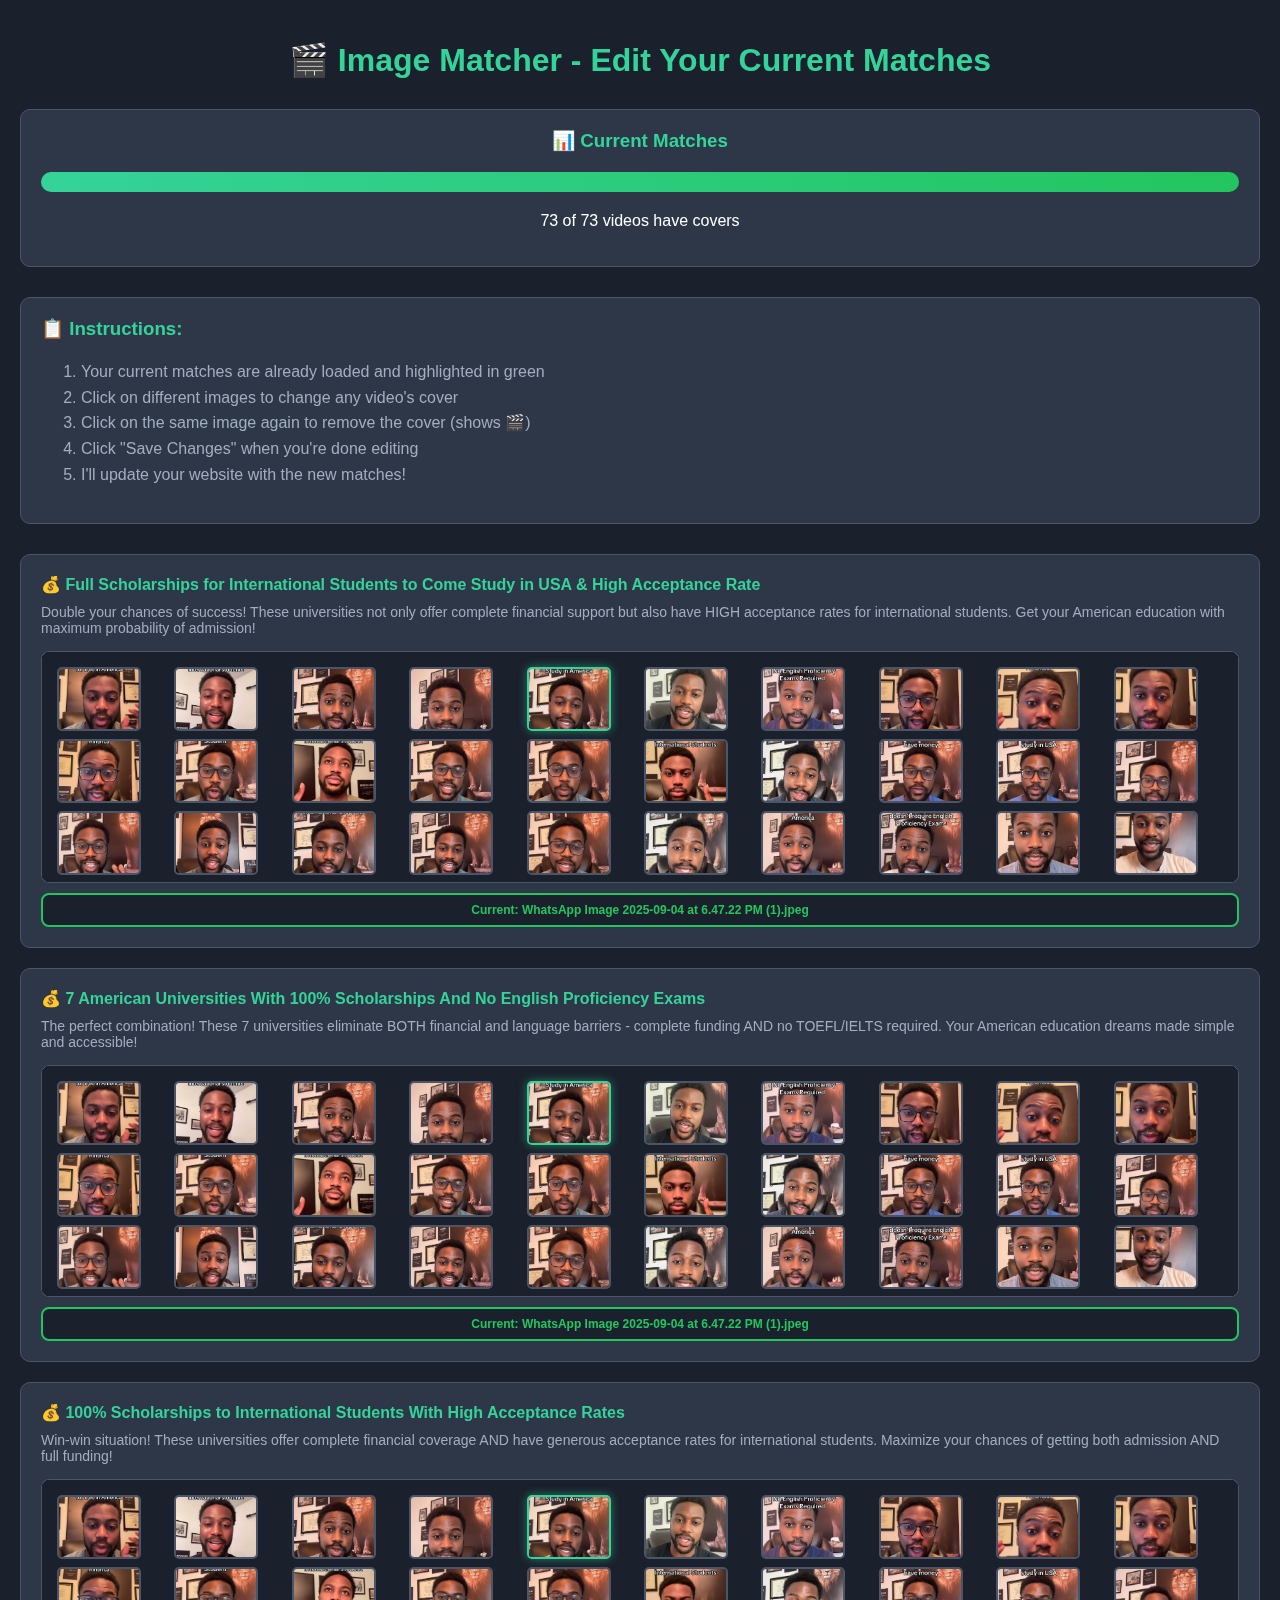
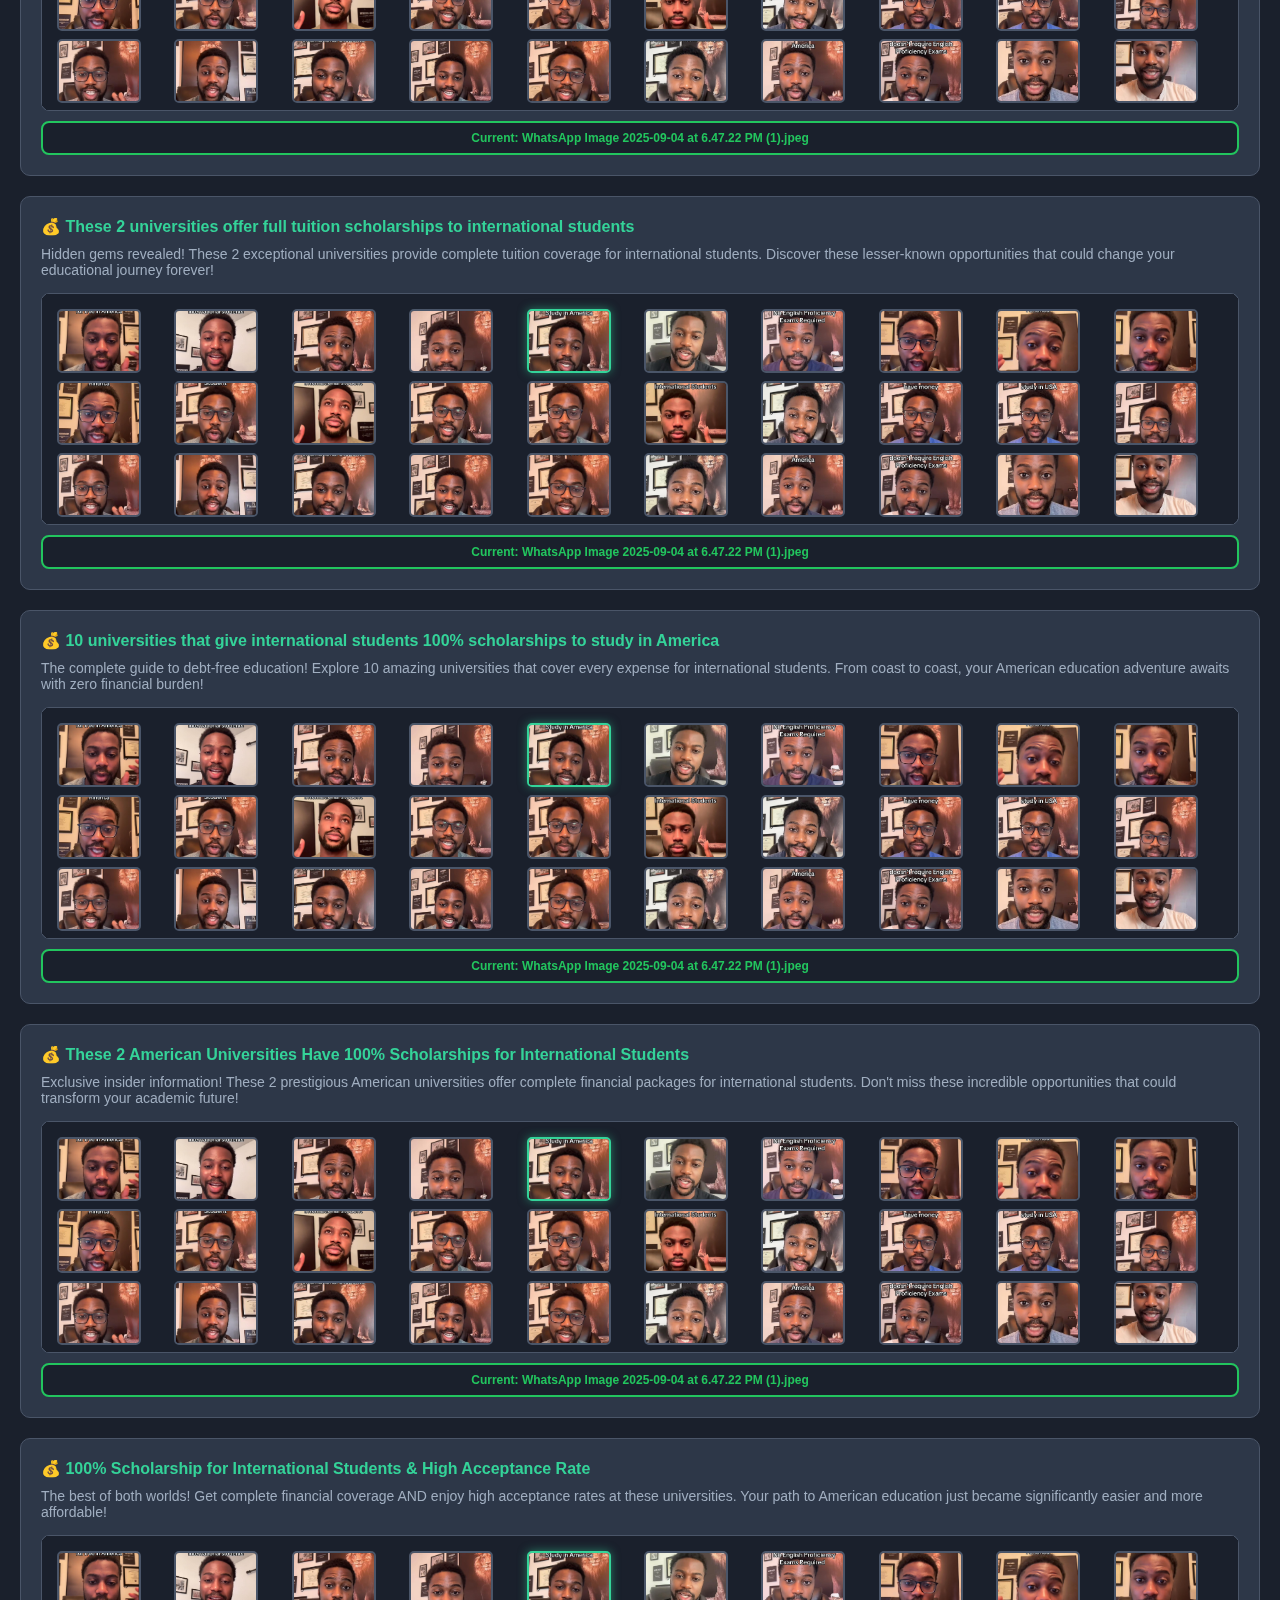
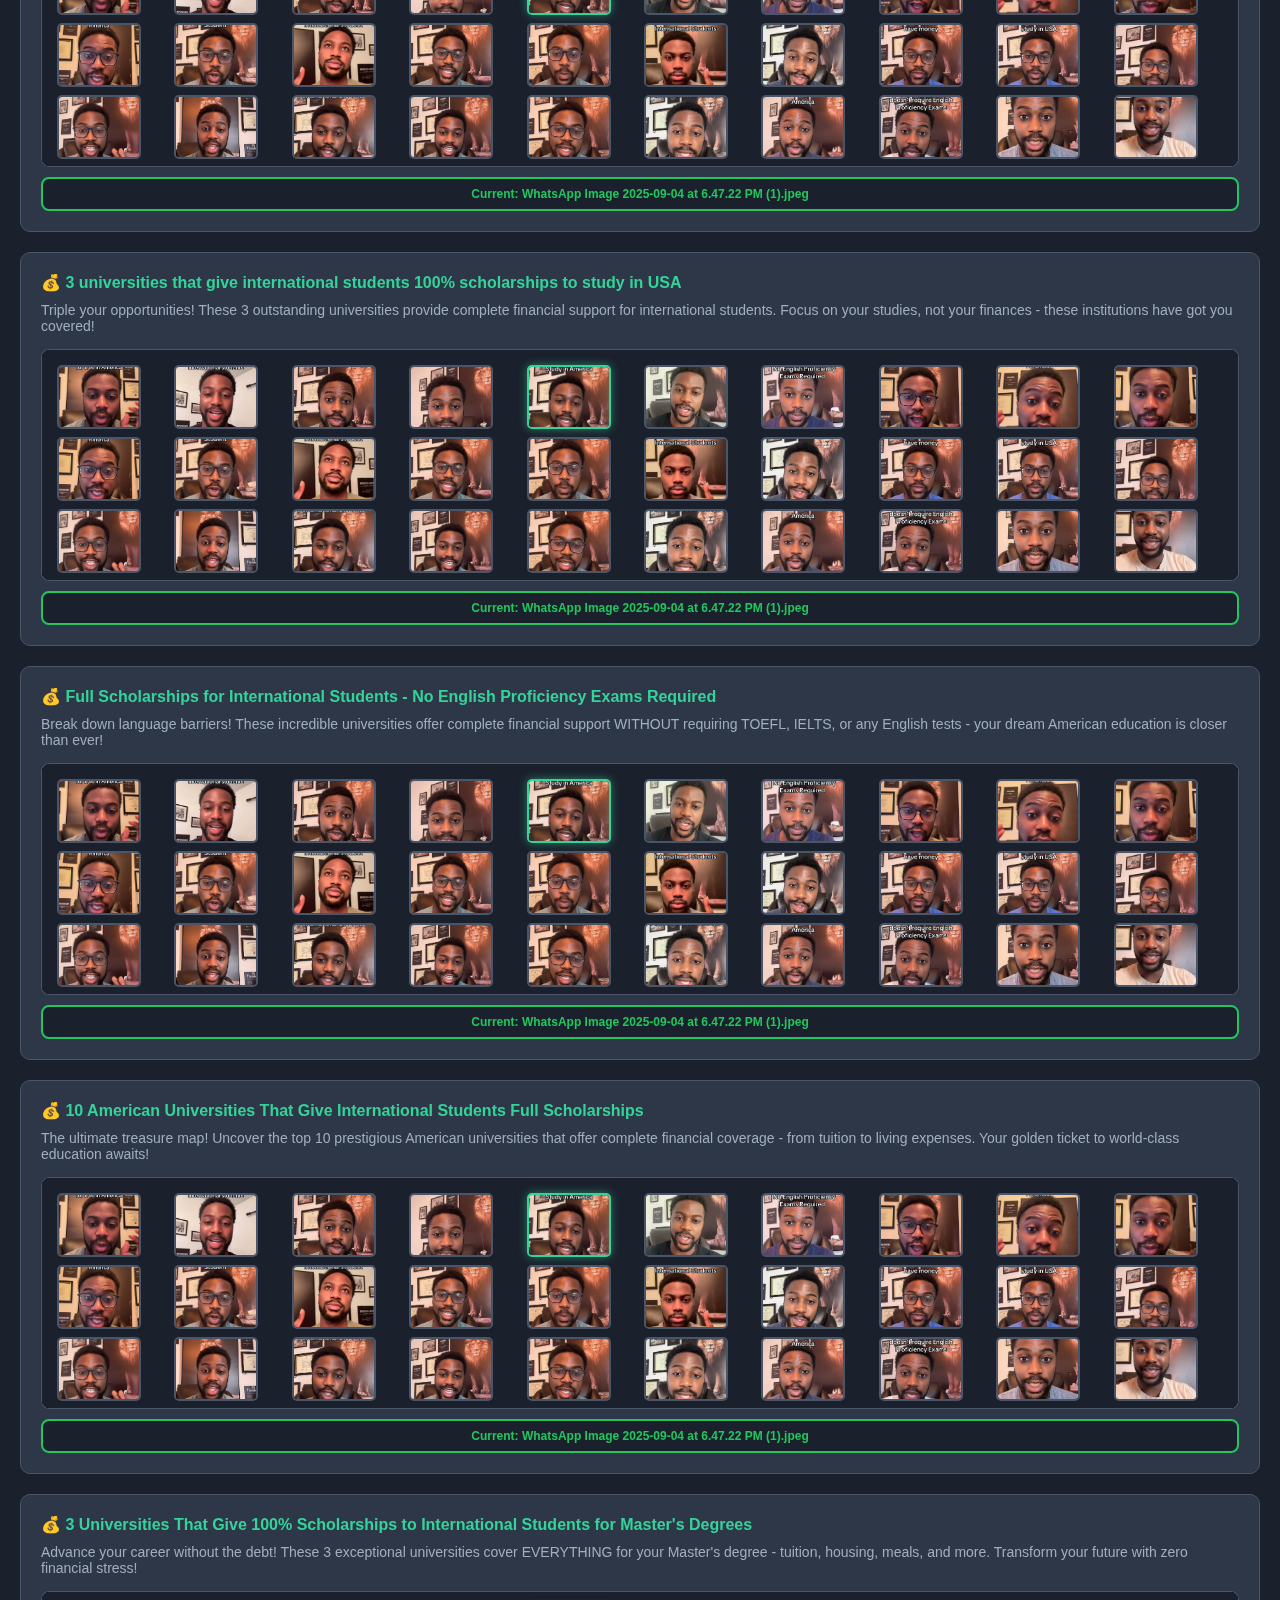
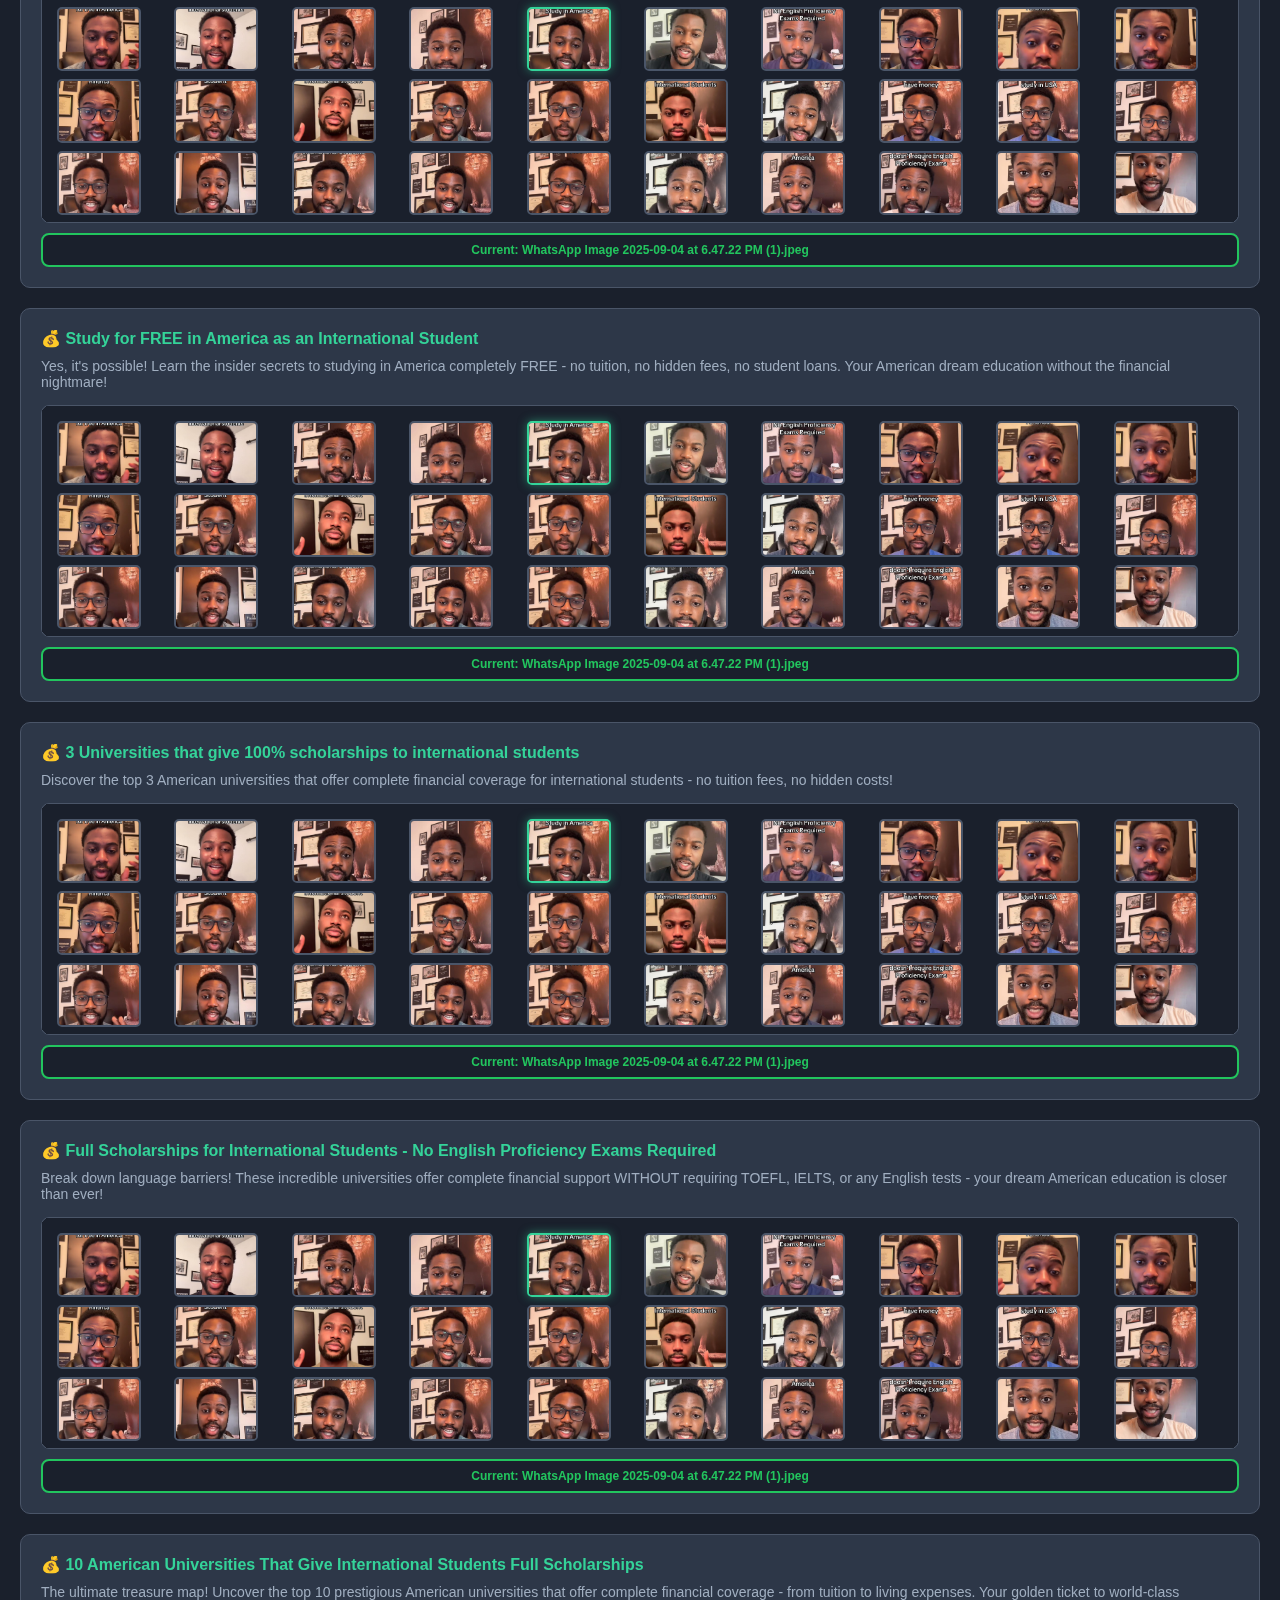
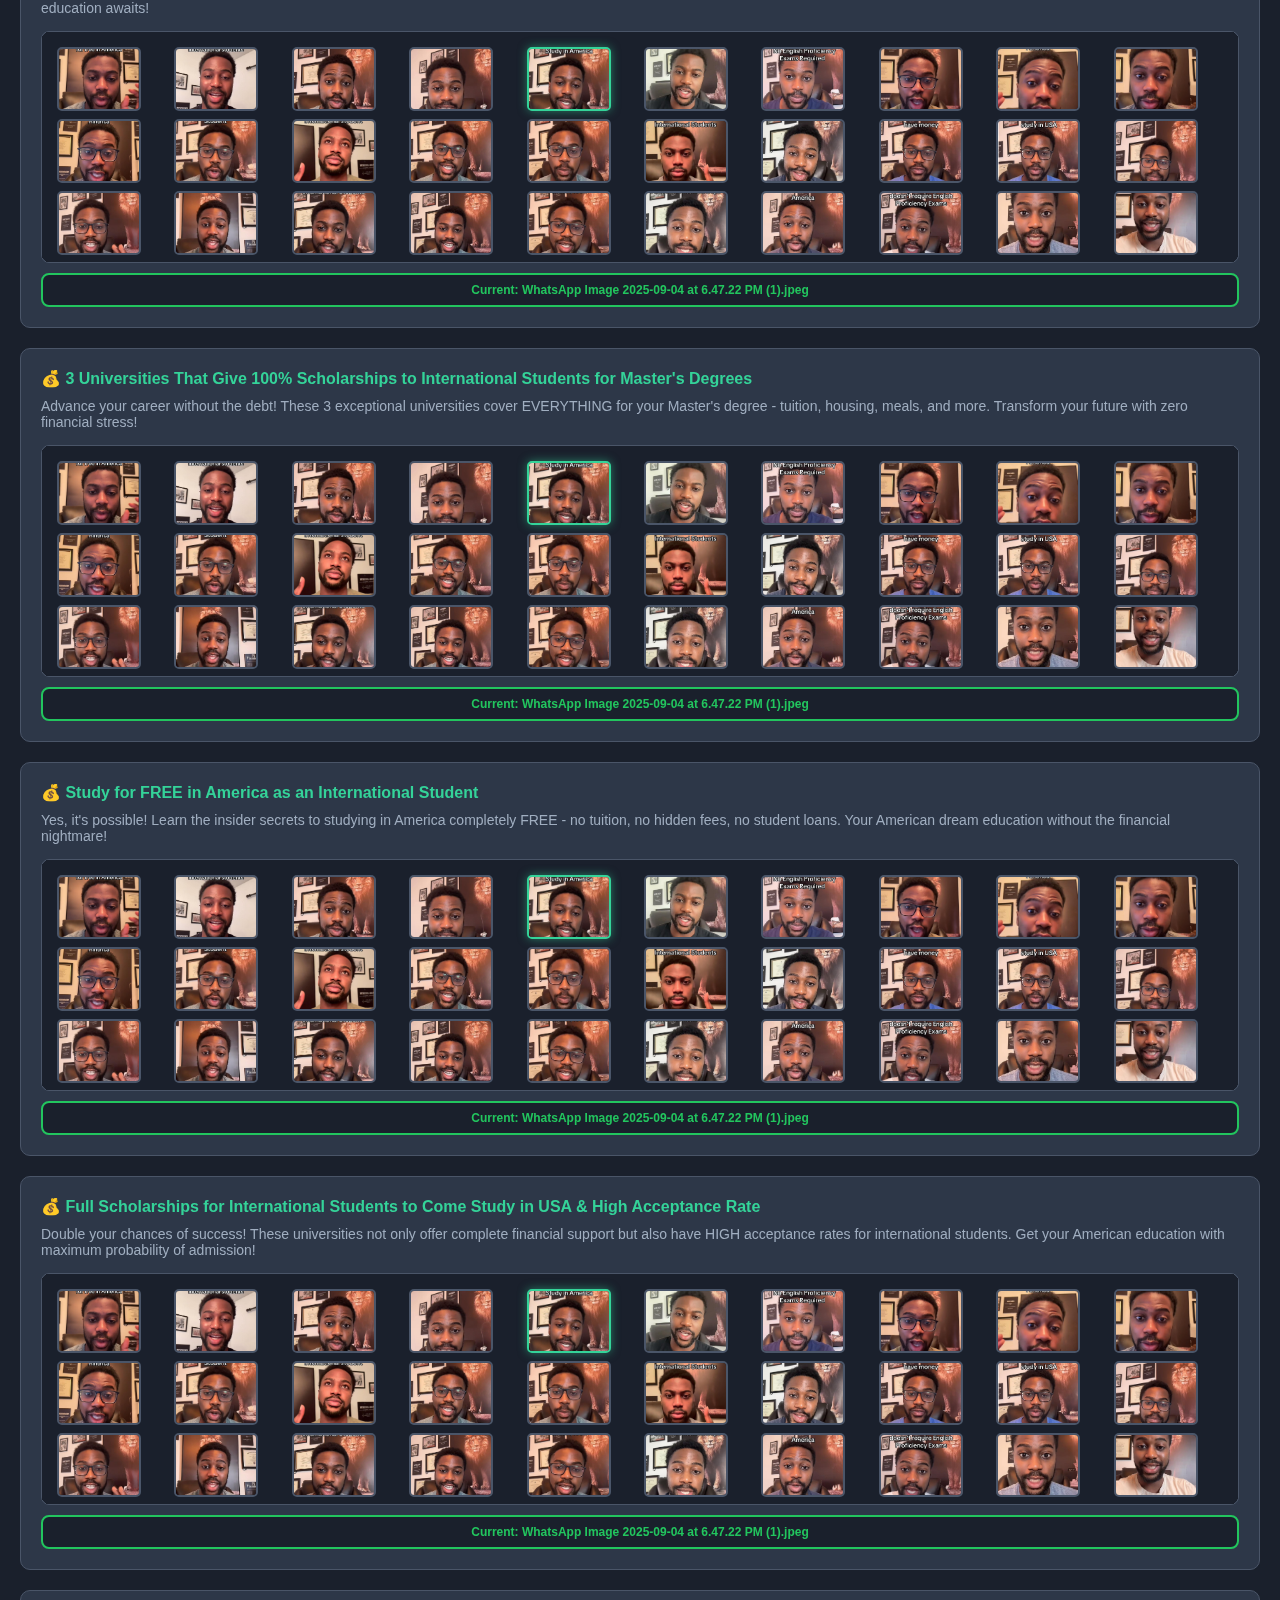
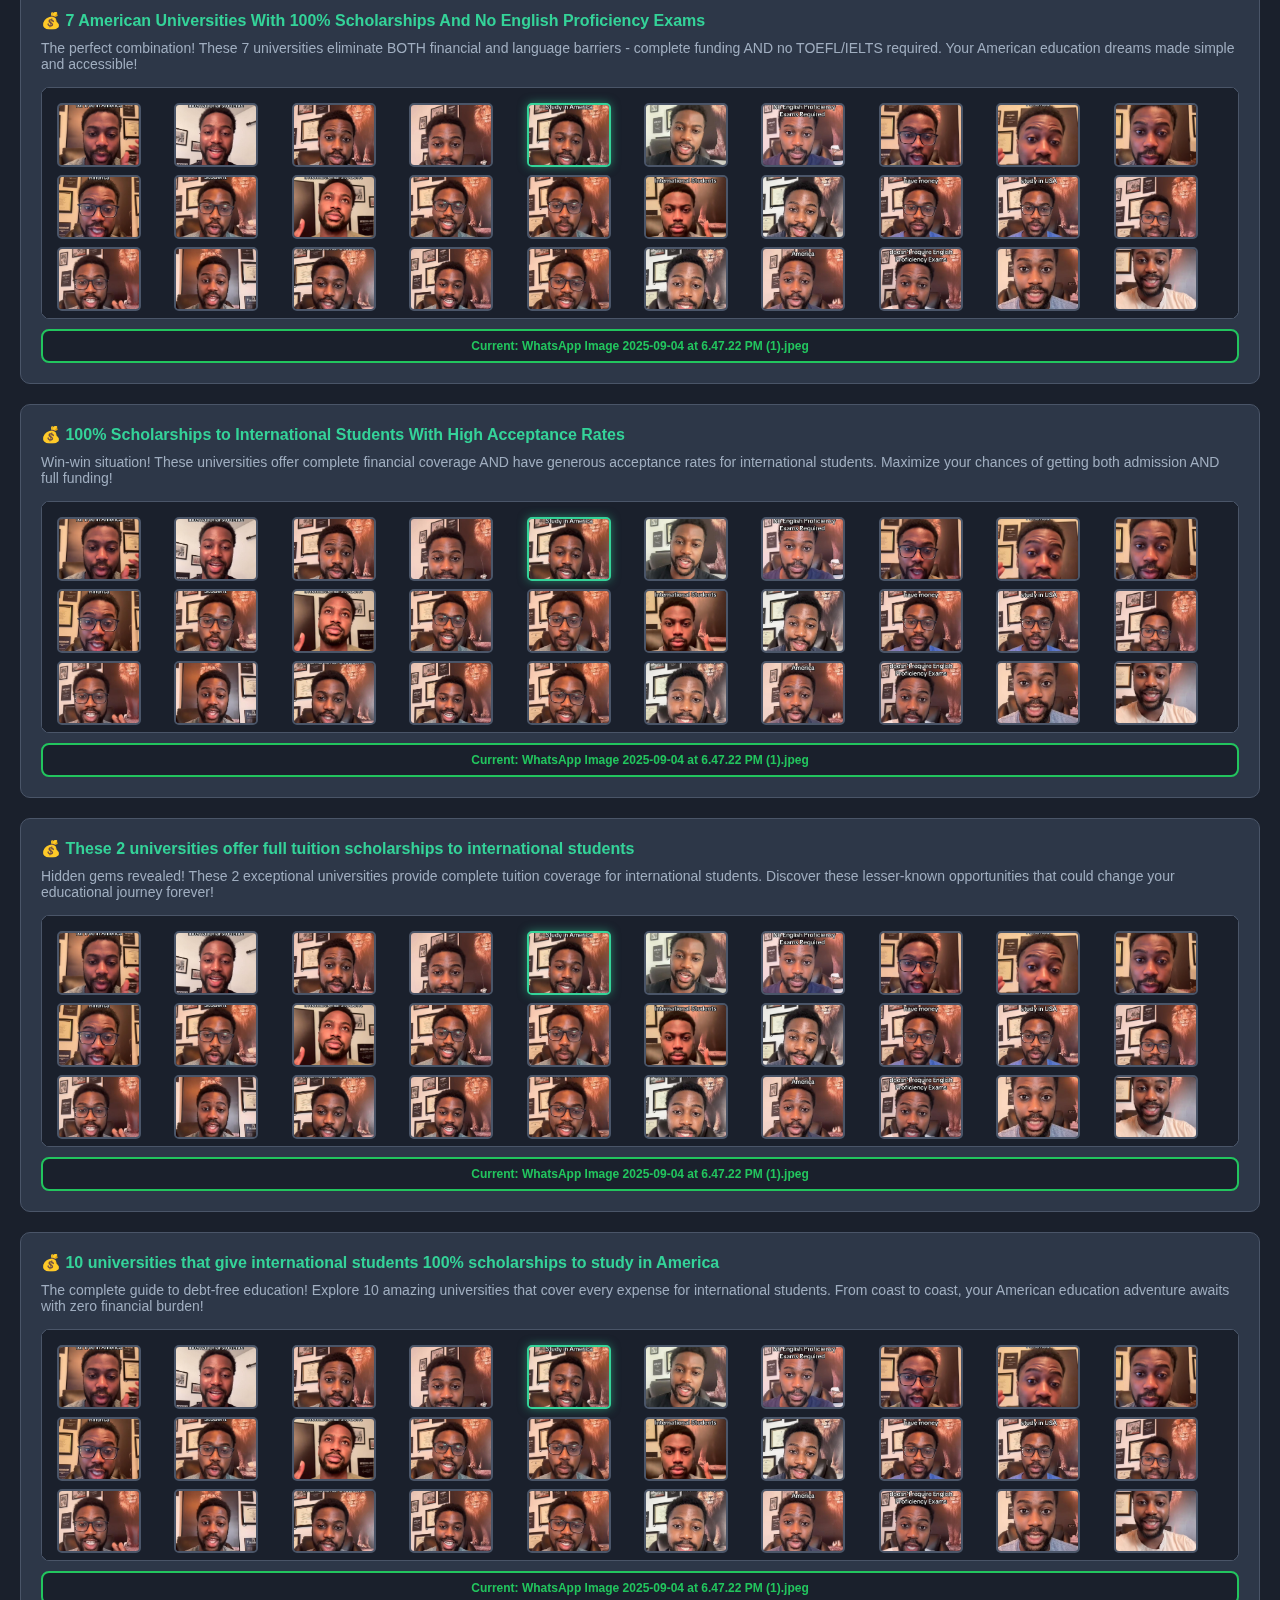
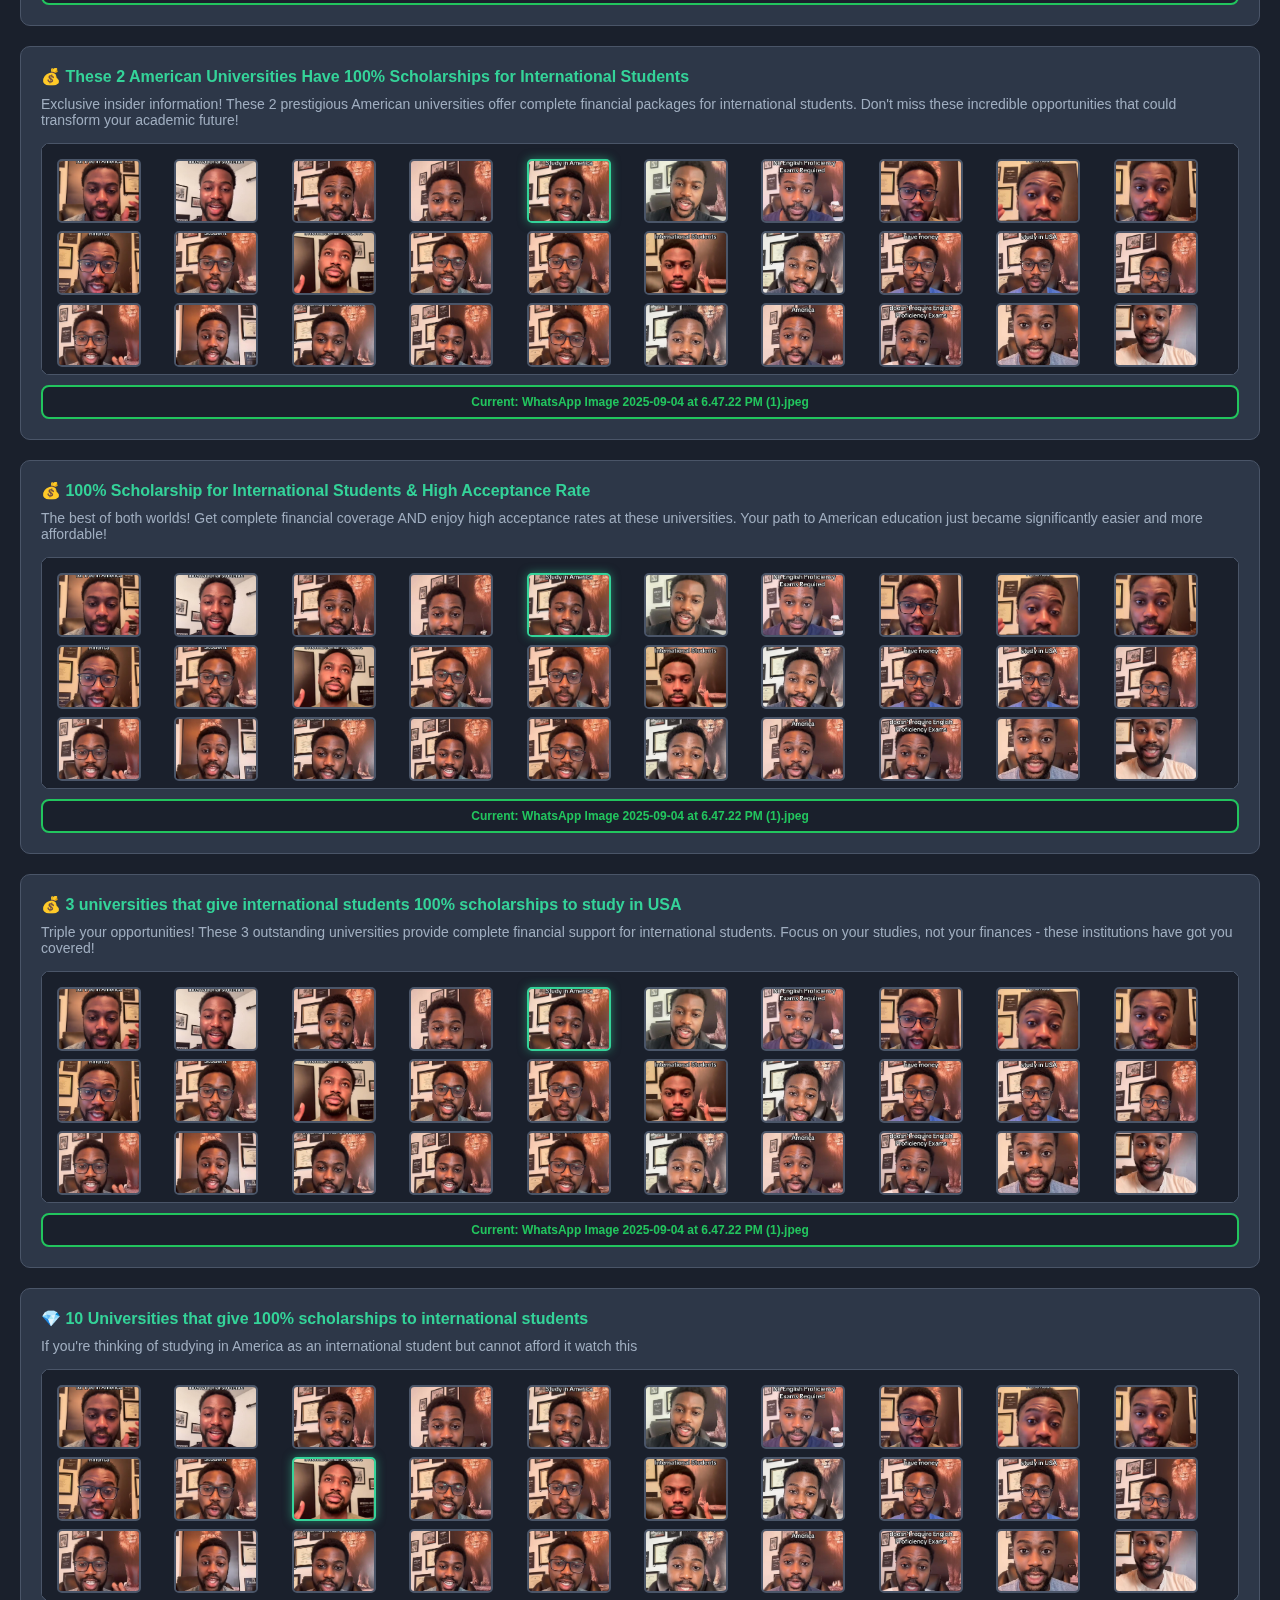
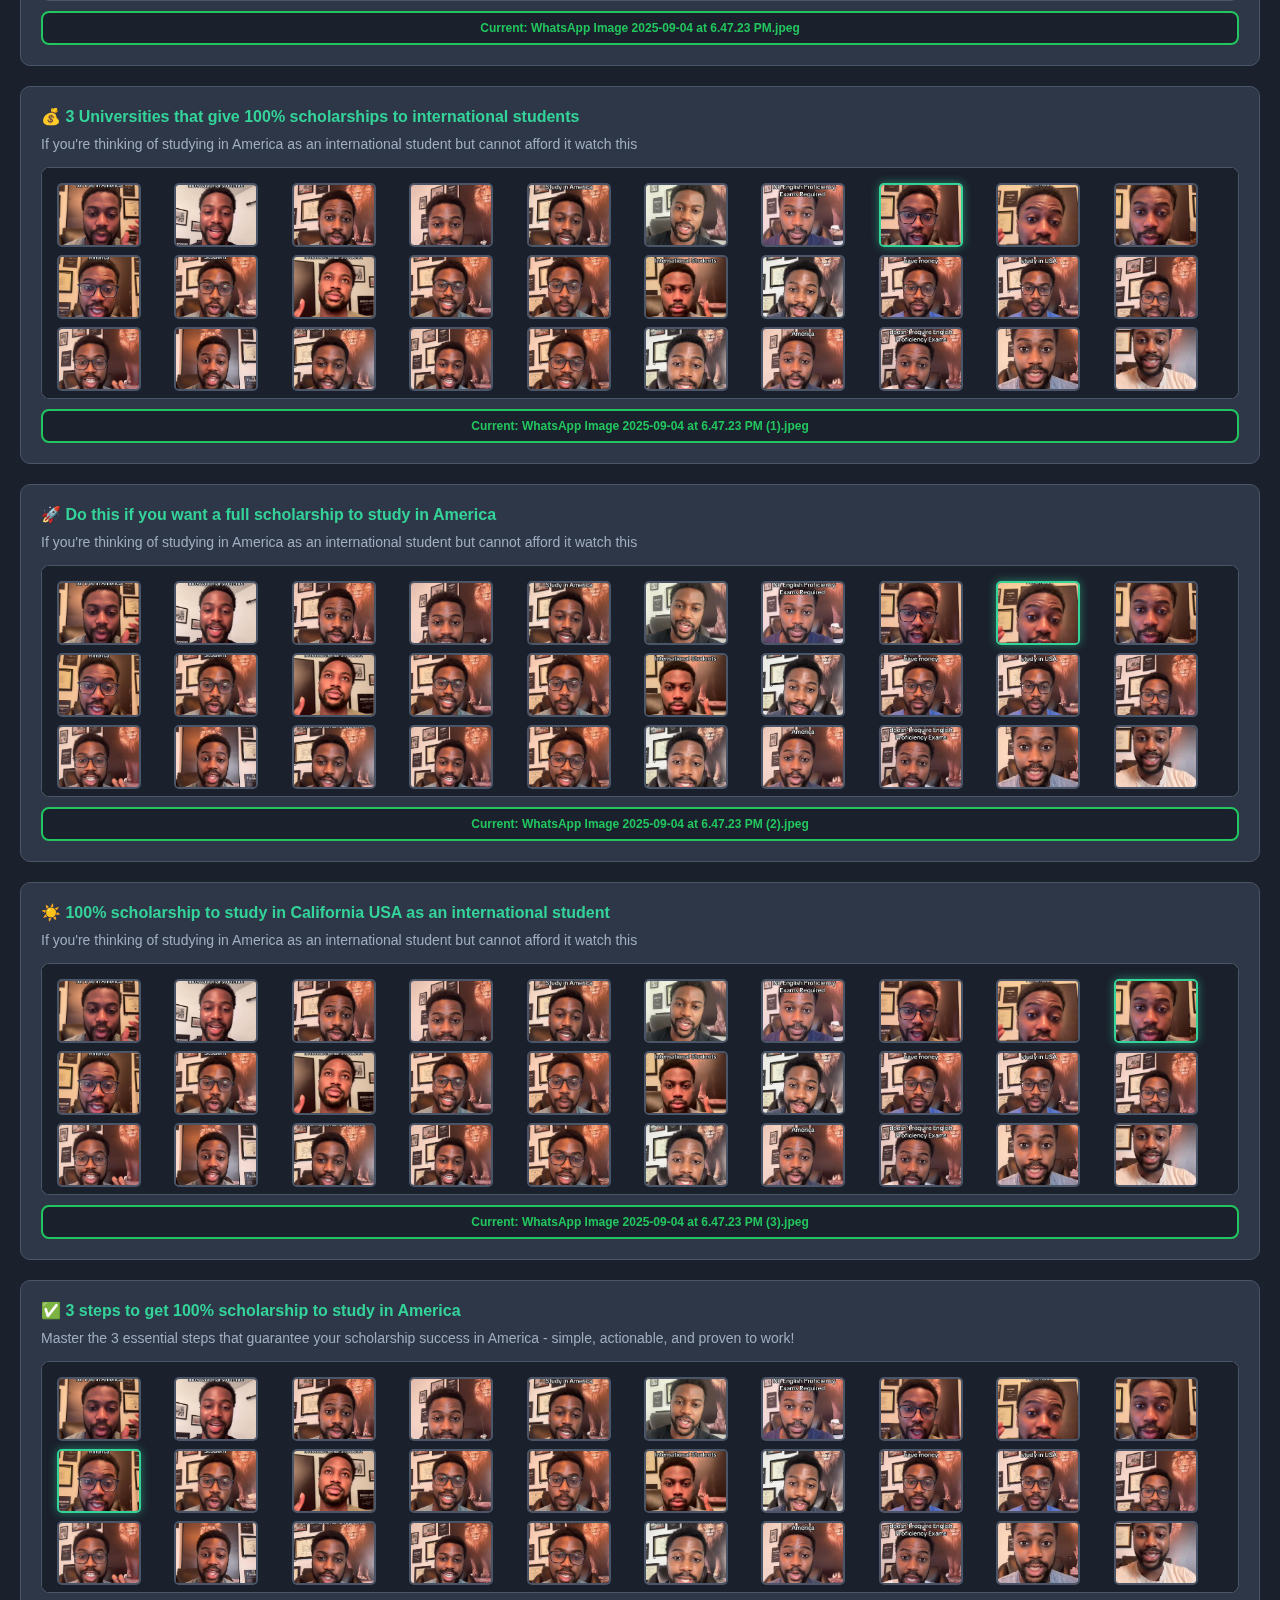
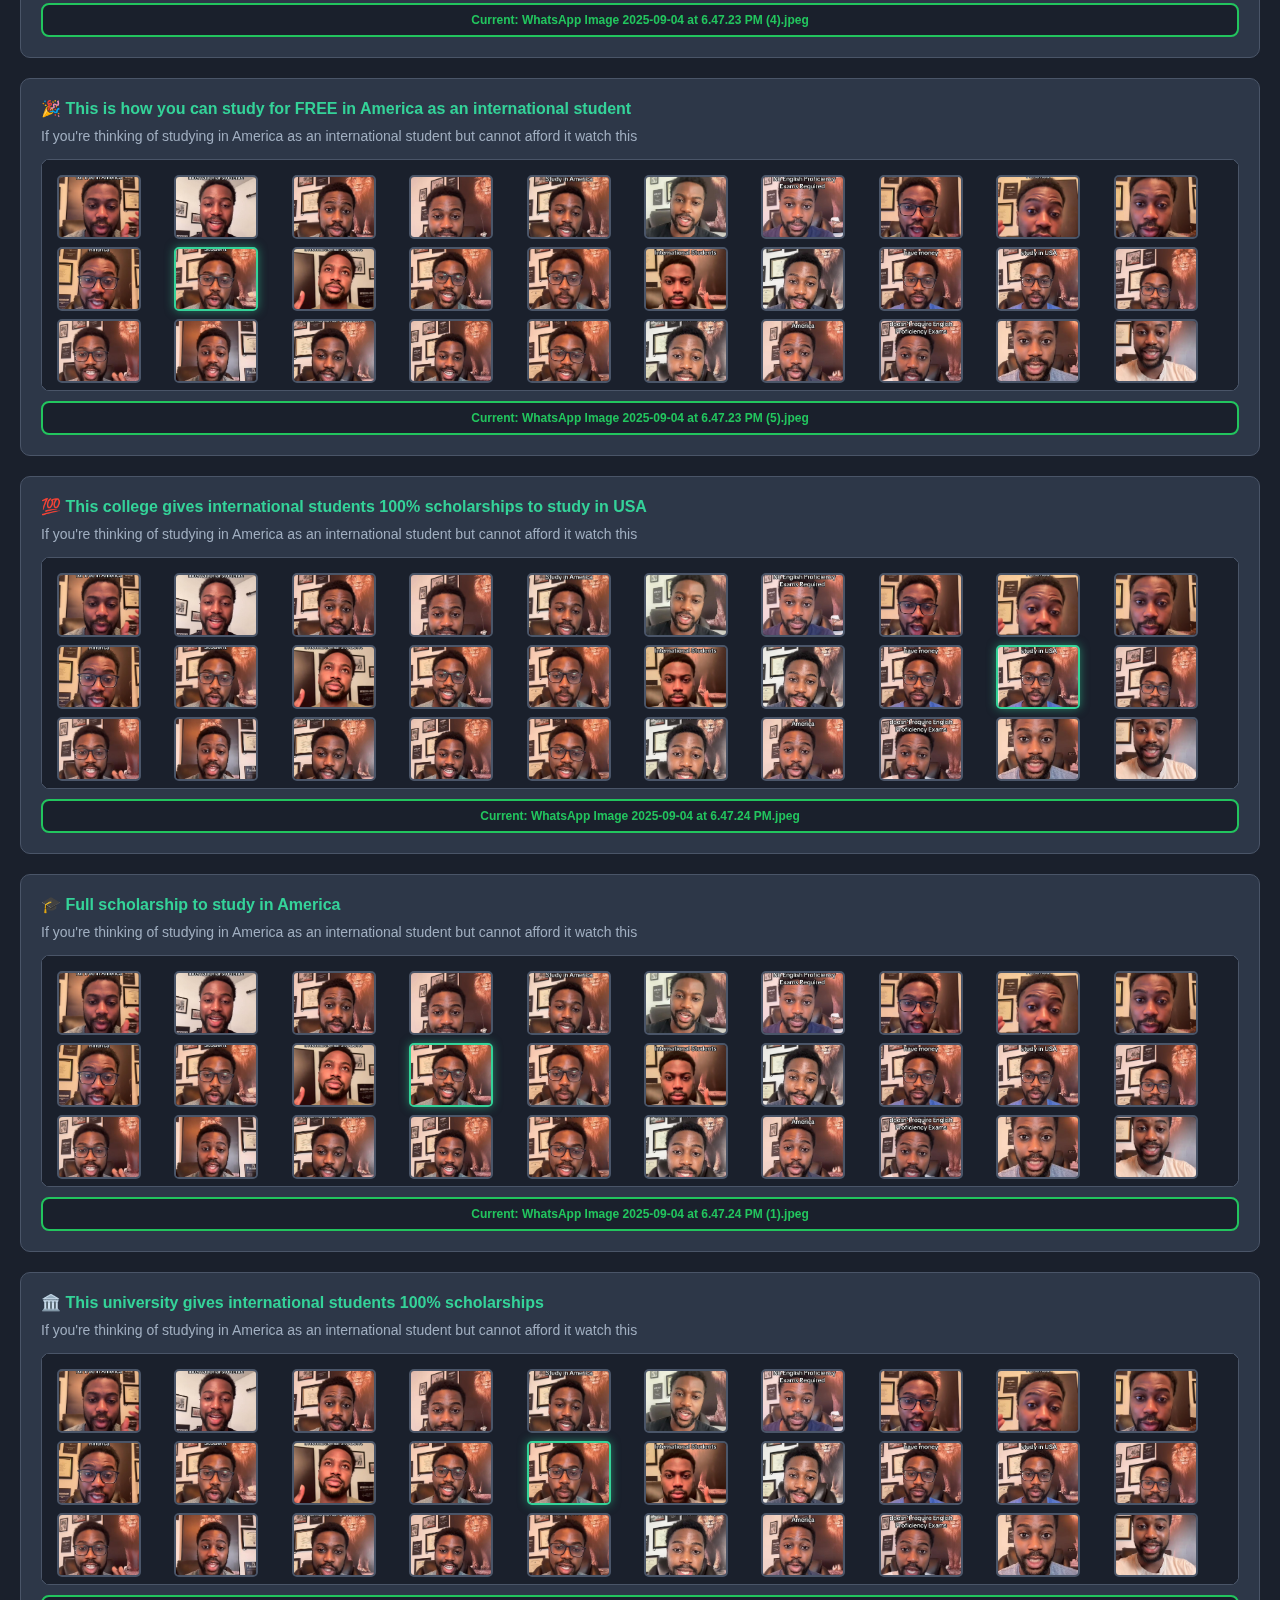
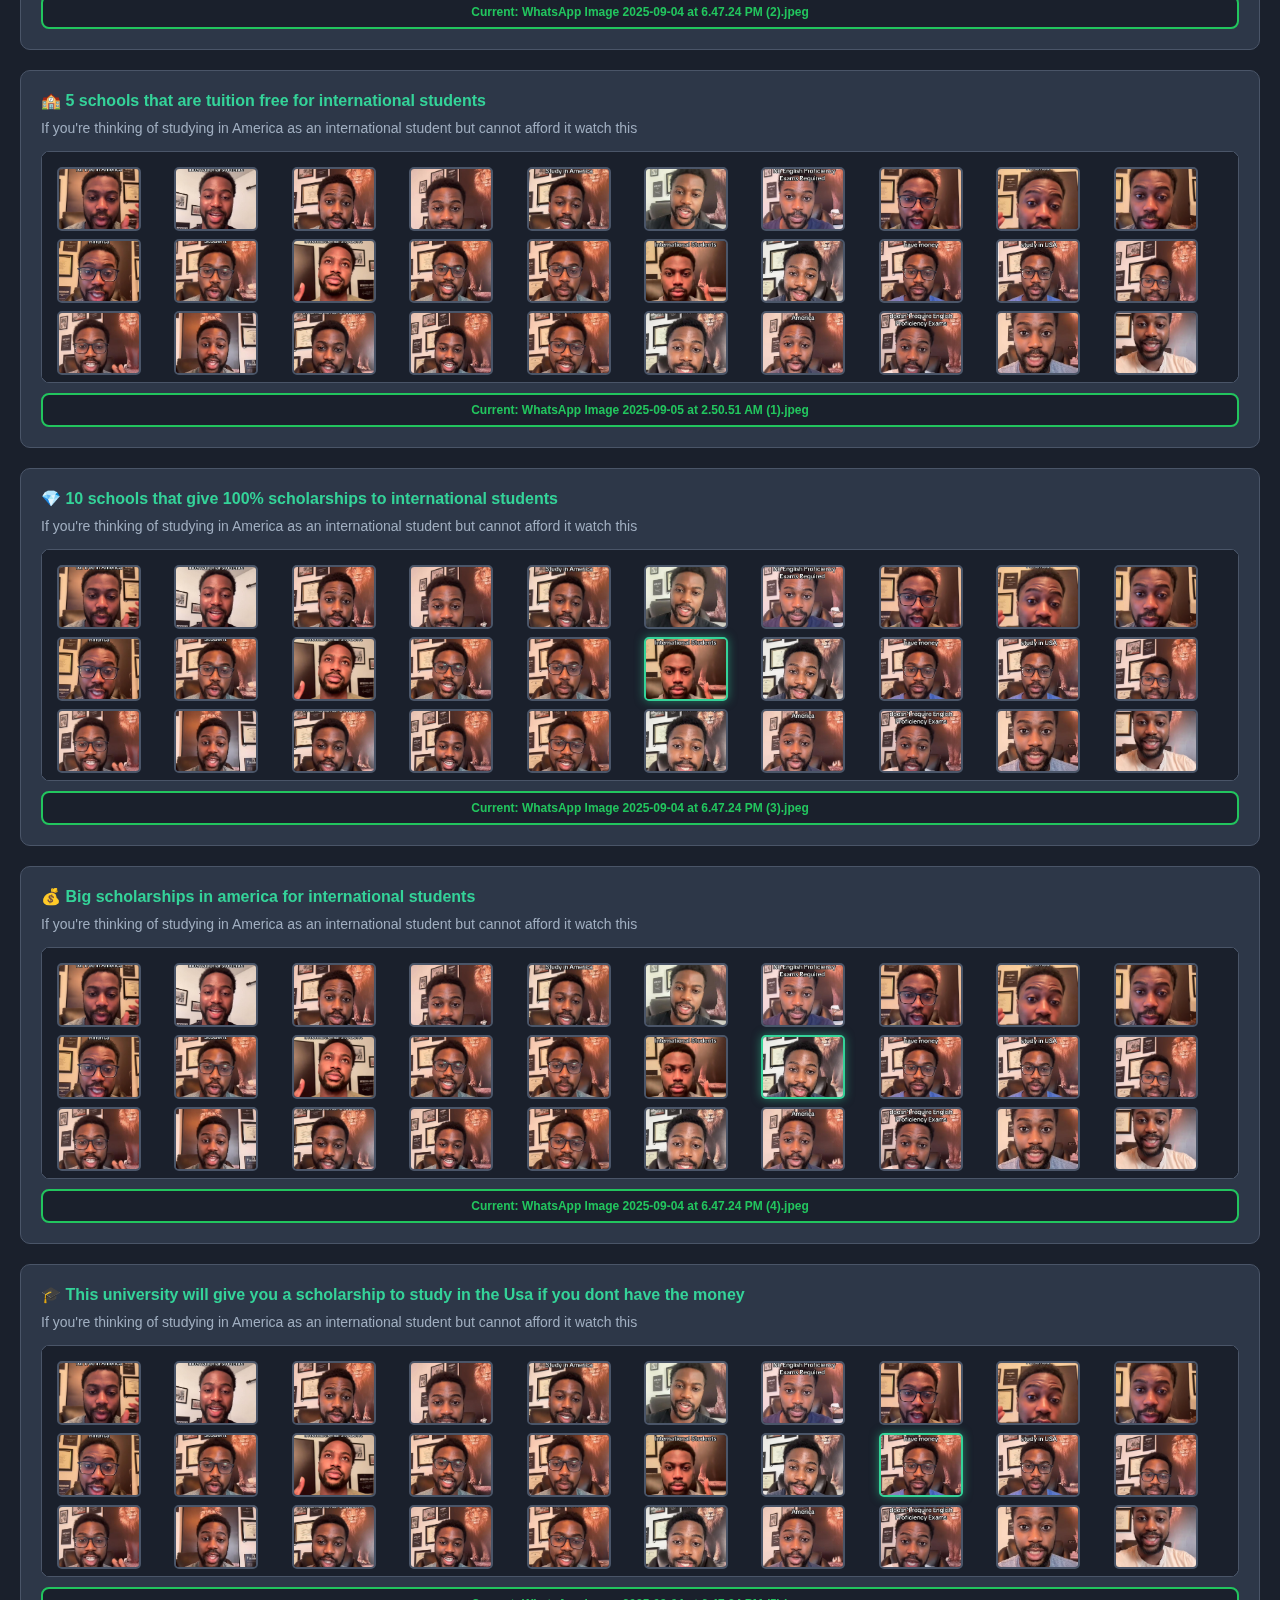
<file: image-matcher-with-current.html>
<!DOCTYPE html>
<html lang="en">
<head>
    <meta charset="UTF-8">
    <meta name="viewport" content="width=device-width, initial-scale=1.0">
    <title>Image Matcher - Edit Your Current Matches</title>
    <style>
        body {
            font-family: Arial, sans-serif;
            background: #1a202c;
            color: white;
            margin: 0;
            padding: 20px;
        }
        .container {
            max-width: 1400px;
            margin: 0 auto;
        }
        h1 {
            text-align: center;
            color: #34D399;
            margin-bottom: 30px;
        }
        .stats {
            background: #2d3748;
            border: 1px solid #4a5568;
            border-radius: 10px;
            padding: 20px;
            margin-bottom: 30px;
            text-align: center;
        }
        .stats h3 {
            color: #34D399;
            margin-top: 0;
        }
        .video-item {
            background: #2d3748;
            border: 1px solid #4a5568;
            border-radius: 10px;
            padding: 20px;
            margin-bottom: 20px;
        }
        .video-title {
            font-size: 16px;
            font-weight: bold;
            margin-bottom: 10px;
            color: #34D399;
        }
        .video-description {
            color: #a0aec0;
            margin-bottom: 15px;
            font-size: 14px;
        }
        .image-grid {
            display: grid;
            grid-template-columns: repeat(auto-fill, minmax(100px, 1fr));
            gap: 8px;
            margin-top: 15px;
            max-height: 200px;
            overflow-y: auto;
            border: 1px solid #4a5568;
            padding: 15px;
            border-radius: 8px;
            background: #1a202c;
        }
        .image-option {
            width: 80px;
            height: 60px;
            border: 2px solid #4a5568;
            border-radius: 5px;
            cursor: pointer;
            overflow: hidden;
            transition: all 0.3s ease;
            background: #2d3748;
            display: flex;
            align-items: center;
            justify-content: center;
        }
        .image-option:hover {
            border-color: #34D399;
            transform: scale(1.05);
        }
        .image-option.selected {
            border-color: #34D399;
            box-shadow: 0 0 10px rgba(52, 211, 153, 0.5);
        }
        .image-option img {
            width: 100%;
            height: 100%;
            object-fit: cover;
        }
        .image-option .placeholder {
            color: #a0aec0;
            font-size: 10px;
            text-align: center;
            padding: 5px;
        }
        .save-button {
            background: #34D399;
            color: white;
            border: none;
            padding: 15px 30px;
            border-radius: 8px;
            font-size: 16px;
            font-weight: bold;
            cursor: pointer;
            margin: 20px auto;
            display: block;
            transition: all 0.3s ease;
        }
        .save-button:hover {
            background: #22C55E;
            transform: translateY(-2px);
        }
        .instructions {
            background: #2d3748;
            border: 1px solid #4a5568;
            border-radius: 10px;
            padding: 20px;
            margin-bottom: 30px;
        }
        .instructions h3 {
            color: #34D399;
            margin-top: 0;
        }
        .instructions ol {
            color: #a0aec0;
            line-height: 1.6;
        }
        .selected-display {
            background: #1a202c;
            border: 2px solid #34D399;
            border-radius: 8px;
            padding: 8px;
            margin-top: 10px;
            text-align: center;
            color: #34D399;
            font-weight: bold;
            font-size: 12px;
        }
        .progress-bar {
            background: #4a5568;
            border-radius: 10px;
            height: 20px;
            margin: 20px 0;
            overflow: hidden;
        }
        .progress-fill {
            background: linear-gradient(90deg, #34D399, #22C55E);
            height: 100%;
            width: 0%;
            transition: width 0.3s ease;
        }
        .current-match {
            background: #1a202c;
            border: 2px solid #22C55E;
            border-radius: 8px;
            padding: 8px;
            margin-top: 10px;
            text-align: center;
            color: #22C55E;
            font-weight: bold;
            font-size: 12px;
        }
    </style>
</head>
<body>
    <div class="container">
        <h1>🎬 Image Matcher - Edit Your Current Matches</h1>
        
        <div class="stats">
            <h3>📊 Current Matches</h3>
            <div class="progress-bar">
                <div class="progress-fill" id="progress-fill"></div>
            </div>
            <p id="progress-text">Loading current matches...</p>
        </div>
        
        <div class="instructions">
            <h3>📋 Instructions:</h3>
            <ol>
                <li>Your current matches are already loaded and highlighted in green</li>
                <li>Click on different images to change any video's cover</li>
                <li>Click on the same image again to remove the cover (shows 🎬)</li>
                <li>Click "Save Changes" when you're done editing</li>
                <li>I'll update your website with the new matches!</li>
            </ol>
        </div>

        <div id="video-container">
            <!-- Videos will be loaded here -->
        </div>

        <button class="save-button" onclick="saveMatches()">💾 Save Changes</button>
    </div>

    <script>
        // Your complete video data with current matches (updated from script.js)
        const videoData = [
            {
                title: "Full Scholarships for International Students to Come Study in USA & High Acceptance Rate",
                description: "Double your chances of success! These universities not only offer complete financial support but also have HIGH acceptance rates for international students. Get your American education with maximum probability of admission!",
                url: "https://vt.tiktok.com/ZSD69nB8a/",
                cover: "WhatsApp Image 2025-09-04 at 6.47.22 PM (1).jpeg",
                emoji: "💰"
            },
            {
                title: "7 American Universities With 100% Scholarships And No English Proficiency Exams",
                description: "The perfect combination! These 7 universities eliminate BOTH financial and language barriers - complete funding AND no TOEFL/IELTS required. Your American education dreams made simple and accessible!",
                url: "https://vt.tiktok.com/ZSD69x1FH/",
                cover: "WhatsApp Image 2025-09-04 at 6.47.22 PM (1).jpeg",
                emoji: "💰"
            },
            {
                title: "100% Scholarships to International Students With High Acceptance Rates",
                description: "Win-win situation! These universities offer complete financial coverage AND have generous acceptance rates for international students. Maximize your chances of getting both admission AND full funding!",
                url: "https://vt.tiktok.com/ZSD69WVEX/",
                cover: "WhatsApp Image 2025-09-04 at 6.47.22 PM (1).jpeg",
                emoji: "💰"
            },
            {
                title: "These 2 universities offer full tuition scholarships to international students",
                description: "Hidden gems revealed! These 2 exceptional universities provide complete tuition coverage for international students. Discover these lesser-known opportunities that could change your educational journey forever!",
                url: "https://vt.tiktok.com/ZSD69ndXA/",
                cover: "WhatsApp Image 2025-09-04 at 6.47.22 PM (1).jpeg",
                emoji: "💰"
            },
            {
                title: "10 universities that give international students 100% scholarships to study in America",
                description: "The complete guide to debt-free education! Explore 10 amazing universities that cover every expense for international students. From coast to coast, your American education adventure awaits with zero financial burden!",
                url: "https://vt.tiktok.com/ZSD69GfeQ/",
                cover: "WhatsApp Image 2025-09-04 at 6.47.22 PM (1).jpeg",
                emoji: "💰"
            },
            {
                title: "These 2 American Universities Have 100% Scholarships for International Students",
                description: "Exclusive insider information! These 2 prestigious American universities offer complete financial packages for international students. Don't miss these incredible opportunities that could transform your academic future!",
                url: "https://vt.tiktok.com/ZSD69CQVV/",
                cover: "WhatsApp Image 2025-09-04 at 6.47.22 PM (1).jpeg",
                emoji: "💰"
            },
            {
                title: "100% Scholarship for International Students & High Acceptance Rate",
                description: "The best of both worlds! Get complete financial coverage AND enjoy high acceptance rates at these universities. Your path to American education just became significantly easier and more affordable!",
                url: "https://vt.tiktok.com/ZSD69HLPV/",
                cover: "WhatsApp Image 2025-09-04 at 6.47.22 PM (1).jpeg",
                emoji: "💰"
            },
            {
                title: "3 universities that give international students 100% scholarships to study in USA",
                description: "Triple your opportunities! These 3 outstanding universities provide complete financial support for international students. Focus on your studies, not your finances - these institutions have got you covered!",
                url: "https://vt.tiktok.com/ZSD69asGQ/",
                cover: "WhatsApp Image 2025-09-04 at 6.47.22 PM (1).jpeg",
                emoji: "💰"
            },
            {
                title: "Full Scholarships for International Students - No English Proficiency Exams Required",
                description: "Break down language barriers! These incredible universities offer complete financial support WITHOUT requiring TOEFL, IELTS, or any English tests - your dream American education is closer than ever!",
                url: "https://vt.tiktok.com/ZSD69ynq7/",
                cover: "WhatsApp Image 2025-09-04 at 6.47.22 PM (1).jpeg",
                emoji: "💰"
            },
            {
                title: "10 American Universities That Give International Students Full Scholarships",
                description: "The ultimate treasure map! Uncover the top 10 prestigious American universities that offer complete financial coverage - from tuition to living expenses. Your golden ticket to world-class education awaits!",
                url: "https://vt.tiktok.com/ZSD69jjUe/",
                cover: "WhatsApp Image 2025-09-04 at 6.47.22 PM (1).jpeg",
                emoji: "💰"
            },
            {
                title: "3 Universities That Give 100% Scholarships to International Students for Master's Degrees",
                description: "Advance your career without the debt! These 3 exceptional universities cover EVERYTHING for your Master's degree - tuition, housing, meals, and more. Transform your future with zero financial stress!",
                url: "https://vt.tiktok.com/ZSD69AAv1/",
                cover: "WhatsApp Image 2025-09-04 at 6.47.22 PM (1).jpeg",
                emoji: "💰"
            },
            {
                title: "Study for FREE in America as an International Student",
                description: "Yes, it's possible! Learn the insider secrets to studying in America completely FREE - no tuition, no hidden fees, no student loans. Your American dream education without the financial nightmare!",
                url: "https://vt.tiktok.com/ZSD69PpdV/",
                cover: "WhatsApp Image 2025-09-04 at 6.47.22 PM (1).jpeg",
                emoji: "💰"
            },
            {
                title: "3 Universities that give 100% scholarships to international students",
                description: "Discover the top 3 American universities that offer complete financial coverage for international students - no tuition fees, no hidden costs!",
                url: "https://vt.tiktok.com/ZSAts9sCF/",
                cover: "WhatsApp Image 2025-09-04 at 6.47.22 PM (1).jpeg",
                emoji: "💰"
            },
            {
                title: "Full Scholarships for International Students - No English Proficiency Exams Required",
                description: "Break down language barriers! These incredible universities offer complete financial support WITHOUT requiring TOEFL, IELTS, or any English tests - your dream American education is closer than ever!",
                url: "https://vt.tiktok.com/ZSD69ynq7/",
                cover: "WhatsApp Image 2025-09-04 at 6.47.22 PM (1).jpeg",
                emoji: "💰"
            },
            {
                title: "10 American Universities That Give International Students Full Scholarships",
                description: "The ultimate treasure map! Uncover the top 10 prestigious American universities that offer complete financial coverage - from tuition to living expenses. Your golden ticket to world-class education awaits!",
                url: "https://vt.tiktok.com/ZSD69jjUe/",
                cover: "WhatsApp Image 2025-09-04 at 6.47.22 PM (1).jpeg",
                emoji: "💰"
            },
            {
                title: "3 Universities That Give 100% Scholarships to International Students for Master's Degrees",
                description: "Advance your career without the debt! These 3 exceptional universities cover EVERYTHING for your Master's degree - tuition, housing, meals, and more. Transform your future with zero financial stress!",
                url: "https://vt.tiktok.com/ZSD69AAv1/",
                cover: "WhatsApp Image 2025-09-04 at 6.47.22 PM (1).jpeg",
                emoji: "💰"
            },
            {
                title: "Study for FREE in America as an International Student",
                description: "Yes, it's possible! Learn the insider secrets to studying in America completely FREE - no tuition, no hidden fees, no student loans. Your American dream education without the financial nightmare!",
                url: "https://vt.tiktok.com/ZSD69PpdV/",
                cover: "WhatsApp Image 2025-09-04 at 6.47.22 PM (1).jpeg",
                emoji: "💰"
            },
            {
                title: "Full Scholarships for International Students to Come Study in USA & High Acceptance Rate",
                description: "Double your chances of success! These universities not only offer complete financial support but also have HIGH acceptance rates for international students. Get your American education with maximum probability of admission!",
                url: "https://vt.tiktok.com/ZSD69nB8a/",
                cover: "WhatsApp Image 2025-09-04 at 6.47.22 PM (1).jpeg",
                emoji: "💰"
            },
            {
                title: "7 American Universities With 100% Scholarships And No English Proficiency Exams",
                description: "The perfect combination! These 7 universities eliminate BOTH financial and language barriers - complete funding AND no TOEFL/IELTS required. Your American education dreams made simple and accessible!",
                url: "https://vt.tiktok.com/ZSD69x1FH/",
                cover: "WhatsApp Image 2025-09-04 at 6.47.22 PM (1).jpeg",
                emoji: "💰"
            },
            {
                title: "100% Scholarships to International Students With High Acceptance Rates",
                description: "Win-win situation! These universities offer complete financial coverage AND have generous acceptance rates for international students. Maximize your chances of getting both admission AND full funding!",
                url: "https://vt.tiktok.com/ZSD69WVEX/",
                cover: "WhatsApp Image 2025-09-04 at 6.47.22 PM (1).jpeg",
                emoji: "💰"
            },
            {
                title: "These 2 universities offer full tuition scholarships to international students",
                description: "Hidden gems revealed! These 2 exceptional universities provide complete tuition coverage for international students. Discover these lesser-known opportunities that could change your educational journey forever!",
                url: "https://vt.tiktok.com/ZSD69ndXA/",
                cover: "WhatsApp Image 2025-09-04 at 6.47.22 PM (1).jpeg",
                emoji: "💰"
            },
            {
                title: "10 universities that give international students 100% scholarships to study in America",
                description: "The complete guide to debt-free education! Explore 10 amazing universities that cover every expense for international students. From coast to coast, your American education adventure awaits with zero financial burden!",
                url: "https://vt.tiktok.com/ZSD69GfeQ/",
                cover: "WhatsApp Image 2025-09-04 at 6.47.22 PM (1).jpeg",
                emoji: "💰"
            },
            {
                title: "These 2 American Universities Have 100% Scholarships for International Students",
                description: "Exclusive insider information! These 2 prestigious American universities offer complete financial packages for international students. Don't miss these incredible opportunities that could transform your academic future!",
                url: "https://vt.tiktok.com/ZSD69CQVV/",
                cover: "WhatsApp Image 2025-09-04 at 6.47.22 PM (1).jpeg",
                emoji: "💰"
            },
            {
                title: "100% Scholarship for International Students & High Acceptance Rate",
                description: "The best of both worlds! Get complete financial coverage AND enjoy high acceptance rates at these universities. Your path to American education just became significantly easier and more affordable!",
                url: "https://vt.tiktok.com/ZSD69HLPV/",
                cover: "WhatsApp Image 2025-09-04 at 6.47.22 PM (1).jpeg",
                emoji: "💰"
            },
            {
                title: "3 universities that give international students 100% scholarships to study in USA",
                description: "Triple your opportunities! These 3 outstanding universities provide complete financial support for international students. Focus on your studies, not your finances - these institutions have got you covered!",
                url: "https://vt.tiktok.com/ZSD69asGQ/",
                cover: "WhatsApp Image 2025-09-04 at 6.47.22 PM (1).jpeg",
                emoji: "💰"
            },
            {
                title: "10 Universities that give 100% scholarships to international students",
                description: "If you're thinking of studying in America as an international student but cannot afford it watch this",
                emoji: "💎",
                cover: "WhatsApp Image 2025-09-04 at 6.47.23 PM.jpeg"
            },
            {
                title: "3 Universities that give 100% scholarships to international students",
                description: "If you're thinking of studying in America as an international student but cannot afford it watch this",
                emoji: "💰",
                cover: "WhatsApp Image 2025-09-04 at 6.47.23 PM (1).jpeg"
            },
            {
                title: "Do this if you want a full scholarship to study in America",
                description: "If you're thinking of studying in America as an international student but cannot afford it watch this",
                emoji: "🚀",
                cover: "WhatsApp Image 2025-09-04 at 6.47.23 PM (2).jpeg"
            },
            {
                title: "100% scholarship to study in California USA as an international student",
                description: "If you're thinking of studying in America as an international student but cannot afford it watch this",
                emoji: "☀️",
                cover: "WhatsApp Image 2025-09-04 at 6.47.23 PM (3).jpeg"
            },
            {
                title: "3 steps to get 100% scholarship to study in America",
                description: "Master the 3 essential steps that guarantee your scholarship success in America - simple, actionable, and proven to work!",
                emoji: "✅",
                cover: "WhatsApp Image 2025-09-04 at 6.47.23 PM (4).jpeg"
            },
            {
                title: "This is how you can study for FREE in America as an international student",
                description: "If you're thinking of studying in America as an international student but cannot afford it watch this",
                emoji: "🎉",
                cover: "WhatsApp Image 2025-09-04 at 6.47.23 PM (5).jpeg"
            },
            {
                title: "This college gives international students 100% scholarships to study in USA",
                description: "If you're thinking of studying in America as an international student but cannot afford it watch this",
                emoji: "💯",
                cover: "WhatsApp Image 2025-09-04 at 6.47.24 PM.jpeg"
            },
            {
                title: "Full scholarship to study in America",
                description: "If you're thinking of studying in America as an international student but cannot afford it watch this",
                emoji: "🎓",
                cover: "WhatsApp Image 2025-09-04 at 6.47.24 PM (1).jpeg"
            },
            {
                title: "This university gives international students 100% scholarships",
                description: "If you're thinking of studying in America as an international student but cannot afford it watch this",
                emoji: "🏛️",
                cover: "WhatsApp Image 2025-09-04 at 6.47.24 PM (2).jpeg"
            },
            {
                title: "5 schools that are tuition free for international students",
                description: "If you're thinking of studying in America as an international student but cannot afford it watch this",
                emoji: "🏫",
                cover: "WhatsApp Image 2025-09-05 at 2.50.51 AM (1).jpeg"
            },
            {
                title: "10 schools that give 100% scholarships to international students",
                description: "If you're thinking of studying in America as an international student but cannot afford it watch this",
                emoji: "💎",
                cover: "WhatsApp Image 2025-09-04 at 6.47.24 PM (3).jpeg"
            },
            {
                title: "Big scholarships in america for international students",
                description: "If you're thinking of studying in America as an international student but cannot afford it watch this",
                emoji: "💰",
                cover: "WhatsApp Image 2025-09-04 at 6.47.24 PM (4).jpeg"
            },
            {
                title: "This university will give you a scholarship to study in the Usa if you dont have the money",
                description: "If you're thinking of studying in America as an international student but cannot afford it watch this",
                emoji: "🎓",
                cover: "WhatsApp Image 2025-09-04 at 6.47.24 PM (5).jpeg"
            },
            {
                title: "This U.S university is FREE if your parents make under 100k$",
                description: "If you're thinking of studying in America as an international student but cannot afford it watch this",
                emoji: "🆓",
                cover: "WhatsApp Image 2025-09-04 at 6.47.25 PM.jpeg"
            },
            {
                title: "Masters in Nursing scholarships for international students",
                description: "If you're thinking of studying in America as an international student but cannot afford it watch this",
                emoji: "🏥",
                cover: "WhatsApp Image 2025-09-04 at 6.47.25 PM (1).jpeg"
            },
            {
                title: "These 3 universities give Nursing scholarships to international students",
                description: "If you're thinking of studying in America as an international student but cannot afford it watch this",
                emoji: "🏥",
                cover: "WhatsApp Image 2025-09-04 at 6.47.25 PM (2).jpeg"
            },
            {
                title: "Funding to study in America as an international student",
                description: "If you're thinking of studying in America as an international student but cannot afford it watch this",
                emoji: "💰",
                cover: "WhatsApp Image 2025-09-04 at 6.47.25 PM (3).jpeg"
            },
            {
                title: "This university gave me a full scholarship as an international student",
                description: "If you're thinking of studying in America as an international student but cannot afford it watch this",
                emoji: "🎓",
                cover: "WhatsApp Image 2025-09-04 at 6.47.21 PM (1).jpeg"
            },
            {
                title: "This college gives big scholarships to international students",
                description: "If you're thinking of studying in America as an international student but cannot afford it watch this",
                emoji: "🏫",
                cover: "WhatsApp Image 2025-09-04 at 6.47.25 PM (4).jpeg"
            },
            {
                title: "This is a full scholarship for international students",
                description: "If you're thinking of studying in America as an international student but cannot afford it watch this",
                emoji: "🎓",
                cover: "WhatsApp Image 2025-09-04 at 6.47.25 PM (5).jpeg"
            },
            {
                title: "Full scholarship to study in America",
                description: "If you're thinking of studying in America as an international student but cannot afford it watch this",
                emoji: "🇺🇸",
                cover: "WhatsApp Image 2025-09-04 at 6.47.21 PM.jpeg"
            },
            {
                title: "This university gives scholarships to international students",
                description: "If you're thinking of studying in America as an international student but cannot afford it watch this",
                emoji: "🏛️",
                cover: "WhatsApp Image 2025-09-04 at 6.47.26 PM.jpeg"
            },
            {
                title: "This American college gives international students full scholarships",
                description: "If you're thinking of studying in America as an international student but cannot afford it watch this",
                emoji: "🏫",
                cover: "WhatsApp Image 2025-09-04 at 6.47.26 PM (1).jpeg"
            },
            {
                title: "This college gives 80k$ scholarships per year to international students in America",
                description: "If you're thinking of studying in America as an international student but cannot afford it watch this",
                emoji: "💰",
                cover: "WhatsApp Image 2025-09-04 at 6.47.26 PM (2).jpeg"
            },
            {
                title: "This US college gives scholarships to international students and doesnt require English Proficincy Exams",
                description: "If you're thinking of studying in America as an international student but cannot afford it watch this",
                emoji: "🇺🇸",
                cover: "WhatsApp Image 2025-09-04 at 6.47.26 PM (3).jpeg"
            },
            {
                title: "This school gives you 100% funding to study in America",
                description: "If you're thinking of studying in America as an international student but cannot afford it watch this",
                emoji: "🎓",
                cover: "WhatsApp Image 2025-09-04 at 6.47.26 PM (4).jpeg"
            },
            {
                title: "This is how you get a scholarship to study in America",
                description: "If you're thinking of studying in America as an international student but cannot afford it watch this",
                emoji: "🎯",
                cover: "WhatsApp Image 2025-09-04 at 6.47.26 PM (5).jpeg"
            },
            {
                title: "This American college gives full scholarships to international students",
                description: "If you're thinking of studying in America as an international student but cannot afford it watch this",
                emoji: "🏫",
                cover: "WhatsApp Image 2025-09-04 at 6.47.27 PM.jpeg"
            },
            {
                title: "This university offers full scholarships to international students",
                description: "If you're thinking of studying in America as an international student but cannot afford it watch this",
                emoji: "🏛️",
                cover: "WhatsApp Image 2025-09-04 at 6.47.27 PM (1).jpeg"
            },
            {
                title: "Study online for free at an American university",
                description: "If you're thinking of studying in America as an international student but cannot afford it watch this",
                emoji: "💻",
                cover: "WhatsApp Image 2025-09-04 at 6.47.27 PM (2).jpeg"
            },
            {
                title: "If you want to study in America then this university will give you a guaranteed scholarship",
                description: "If you're thinking of studying in America as an international student but cannot afford it watch this",
                emoji: "🎓",
                cover: "WhatsApp Image 2025-09-04 at 6.47.27 PM (3).jpeg"
            },
            {
                title: "Those 2 universities offer full tuition scholarships to international students",
                description: "If you're thinking of studying in America as an international student but cannot afford it watch this",
                emoji: "🏛️",
                cover: "WhatsApp Image 2025-09-04 at 6.47.19 PM.jpeg"
            },
            {
                title: "Want to study in the USA but worried about money?",
                description: "If you're thinking of studying in America as an international student but cannot afford it watch this",
                emoji: "💰",
                cover: "WhatsApp Image 2025-09-05 at 2.50.51 AM.jpeg"
            },
            {
                title: "This U.S university lets anyone get a degree for FREE",
                description: "If you're thinking of studying in America as an international student but cannot afford it watch this",
                emoji: "🆓",
                cover: "WhatsApp Image 2025-09-04 at 6.47.27 PM (4).jpeg"
            },
            {
                title: "This is how you get funding for your masters degree in America as an international student",
                description: "If you're thinking of studying in America as an international student but cannot afford it watch this",
                emoji: "🎓",
                cover: "WhatsApp Image 2025-09-04 at 6.47.28 PM.jpeg"
            },
            {
                title: "This is how you can get free tuition as an international student in America",
                description: "If you're thinking of studying in America as an international student but cannot afford it watch this",
                emoji: "🆓",
                cover: "WhatsApp Image 2025-09-04 at 6.47.28 PM (1).jpeg"
            },
            {
                title: "This is how you can study for free in America",
                description: "If you're thinking of studying in America as an international student but cannot afford it watch this",
                emoji: "🇺🇸",
                cover: "WhatsApp Image 2025-09-04 at 6.47.28 PM (3).jpeg"
            },
            {
                title: "I wish i knew this when i started college as an international student",
                description: "If you're thinking of studying in America as an international student but cannot afford it watch this",
                emoji: "💡",
                cover: "WhatsApp Image 2025-09-04 at 6.47.28 PM (2).jpeg"
            },
            {
                title: "This is how you can study in America for free",
                description: "If you're thinking of studying in America as an international student but cannot afford it watch this",
                emoji: "🎓",
                cover: "WhatsApp Image 2025-09-05 at 2.51.00 AM.jpeg"
            },
            {
                title: "This will save you 50k$+ as an international student",
                description: "If you're thinking of studying in America as an international student but cannot afford it watch this",
                emoji: "💰",
                cover: "WhatsApp Image 2025-09-04 at 6.47.28 PM (4).jpeg"
            },
            {
                title: "If you're thinking of studying in America listen to this...",
                description: "If you're thinking of studying in America as an international student but cannot afford it watch this",
                emoji: "🎧",
                cover: "WhatsApp Image 2025-09-04 at 6.47.28 PM (5).jpeg"
            },
            {
                title: "This is one of the best things you can do as an international student",
                description: "If you're thinking of studying in America as an international student but cannot afford it watch this",
                emoji: "⭐",
                cover: "WhatsApp Image 2025-09-04 at 6.47.29 PM.jpeg"
            },
            {
                title: "If youre an international student you need to hear this",
                description: "If you're thinking of studying in America as an international student but cannot afford it watch this",
                emoji: "🎧",
                cover: "WhatsApp Image 2025-09-04 at 6.47.29 PM (1).jpeg"
            },
            {
                title: "the truth about visa sponsorship",
                description: "If you're thinking of studying in America as an international student but cannot afford it watch this",
                emoji: "📋",
                cover: "WhatsApp Image 2025-09-04 at 6.47.29 PM (2).jpeg"
            },
            {
                title: "If youre an international student,heres the truth",
                description: "If you're thinking of studying in America as an international student but cannot afford it watch this",
                emoji: "💡",
                cover: "WhatsApp Image 2025-09-04 at 6.47.29 PM (3).jpeg"
            },
            {
                title: "Listen to this if youre an international student...",
                description: "If you're thinking of studying in America as an international student but cannot afford it watch this",
                emoji: "🎧",
                cover: "WhatsApp Image 2025-09-04 at 6.47.29 PM (4).jpeg"
            },
            {
                title: "If youre thinking of studying in America listen to this...",
                description: "If you're thinking of studying in America as an international student but cannot afford it watch this",
                emoji: "🎧",
                cover: "WhatsApp Image 2025-09-04 at 6.47.29 PM (5).jpeg"
            },
            {
                title: "For international students",
                description: "If you're thinking of studying in America as an international student but cannot afford it watch this",
                emoji: "🌍",
                cover: "WhatsApp Image 2025-09-04 at 6.47.19 PM.jpeg"
            }
        ];

        // Available images (all 66 images including new ones)
        const availableImages = [
            "Screenshot (61).png",
            "WhatsApp Image 2025-09-04 at 6.47.19 PM.jpeg",
            "WhatsApp Image 2025-09-04 at 6.47.21 PM (1).jpeg",
            "WhatsApp Image 2025-09-04 at 6.47.21 PM.jpeg",
            "WhatsApp Image 2025-09-04 at 6.47.22 PM (1).jpeg",
            "WhatsApp Image 2025-09-04 at 6.47.22 PM (2).jpeg",
            "WhatsApp Image 2025-09-04 at 6.47.22 PM.jpeg",
            "WhatsApp Image 2025-09-04 at 6.47.23 PM (1).jpeg",
            "WhatsApp Image 2025-09-04 at 6.47.23 PM (2).jpeg",
            "WhatsApp Image 2025-09-04 at 6.47.23 PM (3).jpeg",
            "WhatsApp Image 2025-09-04 at 6.47.23 PM (4).jpeg",
            "WhatsApp Image 2025-09-04 at 6.47.23 PM (5).jpeg",
            "WhatsApp Image 2025-09-04 at 6.47.23 PM.jpeg",
            "WhatsApp Image 2025-09-04 at 6.47.24 PM (1).jpeg",
            "WhatsApp Image 2025-09-04 at 6.47.24 PM (2).jpeg",
            "WhatsApp Image 2025-09-04 at 6.47.24 PM (3).jpeg",
            "WhatsApp Image 2025-09-04 at 6.47.24 PM (4).jpeg",
            "WhatsApp Image 2025-09-04 at 6.47.24 PM (5).jpeg",
            "WhatsApp Image 2025-09-04 at 6.47.24 PM.jpeg",
            "WhatsApp Image 2025-09-04 at 6.47.25 PM (1).jpeg",
            "WhatsApp Image 2025-09-04 at 6.47.25 PM (2).jpeg",
            "WhatsApp Image 2025-09-04 at 6.47.25 PM (3).jpeg",
            "WhatsApp Image 2025-09-04 at 6.47.25 PM (4).jpeg",
            "WhatsApp Image 2025-09-04 at 6.47.25 PM (5).jpeg",
            "WhatsApp Image 2025-09-04 at 6.47.25 PM.jpeg",
            "WhatsApp Image 2025-09-04 at 6.47.26 PM (1).jpeg",
            "WhatsApp Image 2025-09-04 at 6.47.26 PM (2).jpeg",
            "WhatsApp Image 2025-09-04 at 6.47.26 PM (3).jpeg",
            "WhatsApp Image 2025-09-04 at 6.47.26 PM (4).jpeg",
            "WhatsApp Image 2025-09-04 at 6.47.26 PM (5).jpeg",
            "WhatsApp Image 2025-09-04 at 6.47.26 PM.jpeg",
            "WhatsApp Image 2025-09-04 at 6.47.27 PM (1).jpeg",
            "WhatsApp Image 2025-09-04 at 6.47.27 PM (2).jpeg",
            "WhatsApp Image 2025-09-04 at 6.47.27 PM (3).jpeg",
            "WhatsApp Image 2025-09-04 at 6.47.27 PM (4).jpeg",
            "WhatsApp Image 2025-09-04 at 6.47.27 PM.jpeg",
            "WhatsApp Image 2025-09-04 at 6.47.28 PM (1).jpeg",
            "WhatsApp Image 2025-09-04 at 6.47.28 PM (2).jpeg",
            "WhatsApp Image 2025-09-04 at 6.47.28 PM (3).jpeg",
            "WhatsApp Image 2025-09-04 at 6.47.28 PM (4).jpeg",
            "WhatsApp Image 2025-09-04 at 6.47.28 PM (5).jpeg",
            "WhatsApp Image 2025-09-04 at 6.47.28 PM.jpeg",
            "WhatsApp Image 2025-09-04 at 6.47.29 PM (1).jpeg",
            "WhatsApp Image 2025-09-04 at 6.47.29 PM (2).jpeg",
            "WhatsApp Image 2025-09-04 at 6.47.29 PM (3).jpeg",
            "WhatsApp Image 2025-09-04 at 6.47.29 PM (4).jpeg",
            "WhatsApp Image 2025-09-04 at 6.47.29 PM (5).jpeg",
            "WhatsApp Image 2025-09-04 at 6.47.29 PM.jpeg",
            "WhatsApp Image 2025-09-05 at 2.50.51 AM (1).jpeg",
            "WhatsApp Image 2025-09-05 at 2.50.51 AM.jpeg",
            "WhatsApp Image 2025-09-05 at 2.51.00 AM.jpeg",
            "WhatsApp Image 2025-09-14 at 5.43.25 PM.jpeg",
            "WhatsApp Image 2025-09-14 at 5.43.54 PM.jpeg",
            "WhatsApp Image 2025-09-14 at 5.44.17 PM.jpeg",
            "WhatsApp Image 2025-09-14 at 5.44.46 PM.jpeg",
            "WhatsApp Image 2025-09-14 at 5.45.14 PM.jpeg",
            "WhatsApp Image 2025-09-14 at 5.45.47 PM.jpeg",
            "WhatsApp Image 2025-09-14 at 5.46.46 PM.jpeg",
            "WhatsApp Image 2025-09-14 at 5.47.16 PM.jpeg",
            "WhatsApp Image 2025-09-14 at 5.47.45 PM.jpeg",
            "WhatsApp Image 2025-09-14 at 5.48.34 PM.jpeg",
            "WhatsApp Image 2025-09-14 at 5.49.05 PM.jpeg",
            "WhatsApp Image 2025-09-14 at 5.49.31 PM.jpeg"
        ];

        let selectedImages = {};

        function loadVideos() {
            const container = document.getElementById('video-container');
            container.innerHTML = '';
            
            videoData.forEach((video, index) => {
                const videoItem = document.createElement('div');
                videoItem.className = 'video-item';
                
                // Find the current selected image index
                let currentImageIndex = -1;
                if (video.cover && video.cover !== '🎬') {
                    currentImageIndex = availableImages.indexOf(video.cover);
                }
                
                videoItem.innerHTML = `
                    <div class="video-title">${video.emoji} ${video.title}</div>
                    <div class="video-description">${video.description}</div>
                    <div class="image-grid" id="images-${index}">
                        ${availableImages.map((img, imgIndex) => `
                            <div class="image-option ${currentImageIndex === imgIndex ? 'selected' : ''}" onclick="selectImage(${index}, '${img}', ${imgIndex})" id="option-${index}-${imgIndex}">
                                <img src="${img}" alt="Cover ${imgIndex + 1}" onerror="this.parentElement.innerHTML='<div class=\'placeholder\'>Image ${imgIndex + 1}</div>'">
                            </div>
                        `).join('')}
                    </div>
                    <div class="current-match" id="current-${index}">
                        Current: ${video.cover === '🎬' ? 'No cover (🎬)' : video.cover.split('/').pop()}
                    </div>
                    <div class="selected-display" id="selected-${index}" style="display: none;">
                        No image selected
                    </div>
                `;
                container.appendChild(videoItem);
                
                // Set the current selection
                if (currentImageIndex !== -1) {
                    selectedImages[index] = video.cover;
                }
            });
            
            updateProgress();
        }

        function selectImage(videoIndex, imagePath, imgIndex) {
            const currentSelection = selectedImages[videoIndex];
            
            // If clicking the same image, remove the selection
            if (currentSelection === imagePath) {
                selectedImages[videoIndex] = '🎬';
                imagePath = '🎬';
            } else {
                selectedImages[videoIndex] = imagePath;
            }
            
            // Update the selected image display
            const selector = document.getElementById(`selected-${videoIndex}`);
            const currentMatch = document.getElementById(`current-${videoIndex}`);
            
            if (imagePath === '🎬') {
                selector.style.display = 'none';
                currentMatch.textContent = 'Current: No cover (🎬)';
                currentMatch.style.borderColor = '#4a5568';
                currentMatch.style.color = '#a0aec0';
            } else {
                selector.textContent = `Selected: ${imagePath.split('/').pop()}`;
                selector.style.display = 'block';
                currentMatch.textContent = `Current: ${imagePath.split('/').pop()}`;
                currentMatch.style.borderColor = '#22C55E';
                currentMatch.style.color = '#22C55E';
            }
            
            // Update visual selection
            const imageGrid = document.getElementById(`images-${videoIndex}`);
            const options = imageGrid.querySelectorAll('.image-option');
            options.forEach((option, index) => {
                option.classList.toggle('selected', index === imgIndex);
            });
            
            updateProgress();
        }

        function updateProgress() {
            const matchedCount = Object.keys(selectedImages).length;
            const totalVideos = videoData.length;
            const percentage = (matchedCount / totalVideos) * 100;
            
            document.getElementById('progress-fill').style.width = percentage + '%';
            document.getElementById('progress-text').textContent = `${matchedCount} of ${totalVideos} videos have covers`;
        }

        function saveMatches() {
            if (Object.keys(selectedImages).length === 0) {
                alert('Please select at least one image before saving!');
                return;
            }
            
            console.log('Selected Images:', selectedImages);
            
            // Create the updated video data
            const updatedVideoData = videoData.map((video, index) => ({
                ...video,
                cover: selectedImages[index] || '🎬'
            }));
            
            // Display the results
            let resultText = '✅ Changes saved!\n\n';
            Object.entries(selectedImages).forEach(([index, image]) => {
                const videoTitle = videoData[parseInt(index)].title.substring(0, 50);
                const imageName = image === '🎬' ? 'No cover' : image.split('/').pop();
                resultText += `Video ${parseInt(index) + 1}: ${videoTitle}... → ${imageName}\n`;
            });
            
            alert(resultText);
            
            // Copy to clipboard
            const jsonData = JSON.stringify(updatedVideoData, null, 2);
            navigator.clipboard.writeText(jsonData).then(() => {
                alert('📋 Updated video data copied to clipboard! Send this to me and I\'ll update your website.');
            }).catch(() => {
                // Fallback for browsers that don't support clipboard API
                const textArea = document.createElement('textarea');
                textArea.value = jsonData;
                document.body.appendChild(textArea);
                textArea.select();
                document.execCommand('copy');
                document.body.removeChild(textArea);
                alert('📋 Updated video data copied to clipboard! Send this to me and I\'ll update your website.');
            });
        }

        // Load videos when page loads
        document.addEventListener('DOMContentLoaded', function() {
            loadVideos();
        });
    </script>
</body>
</html>
</file>
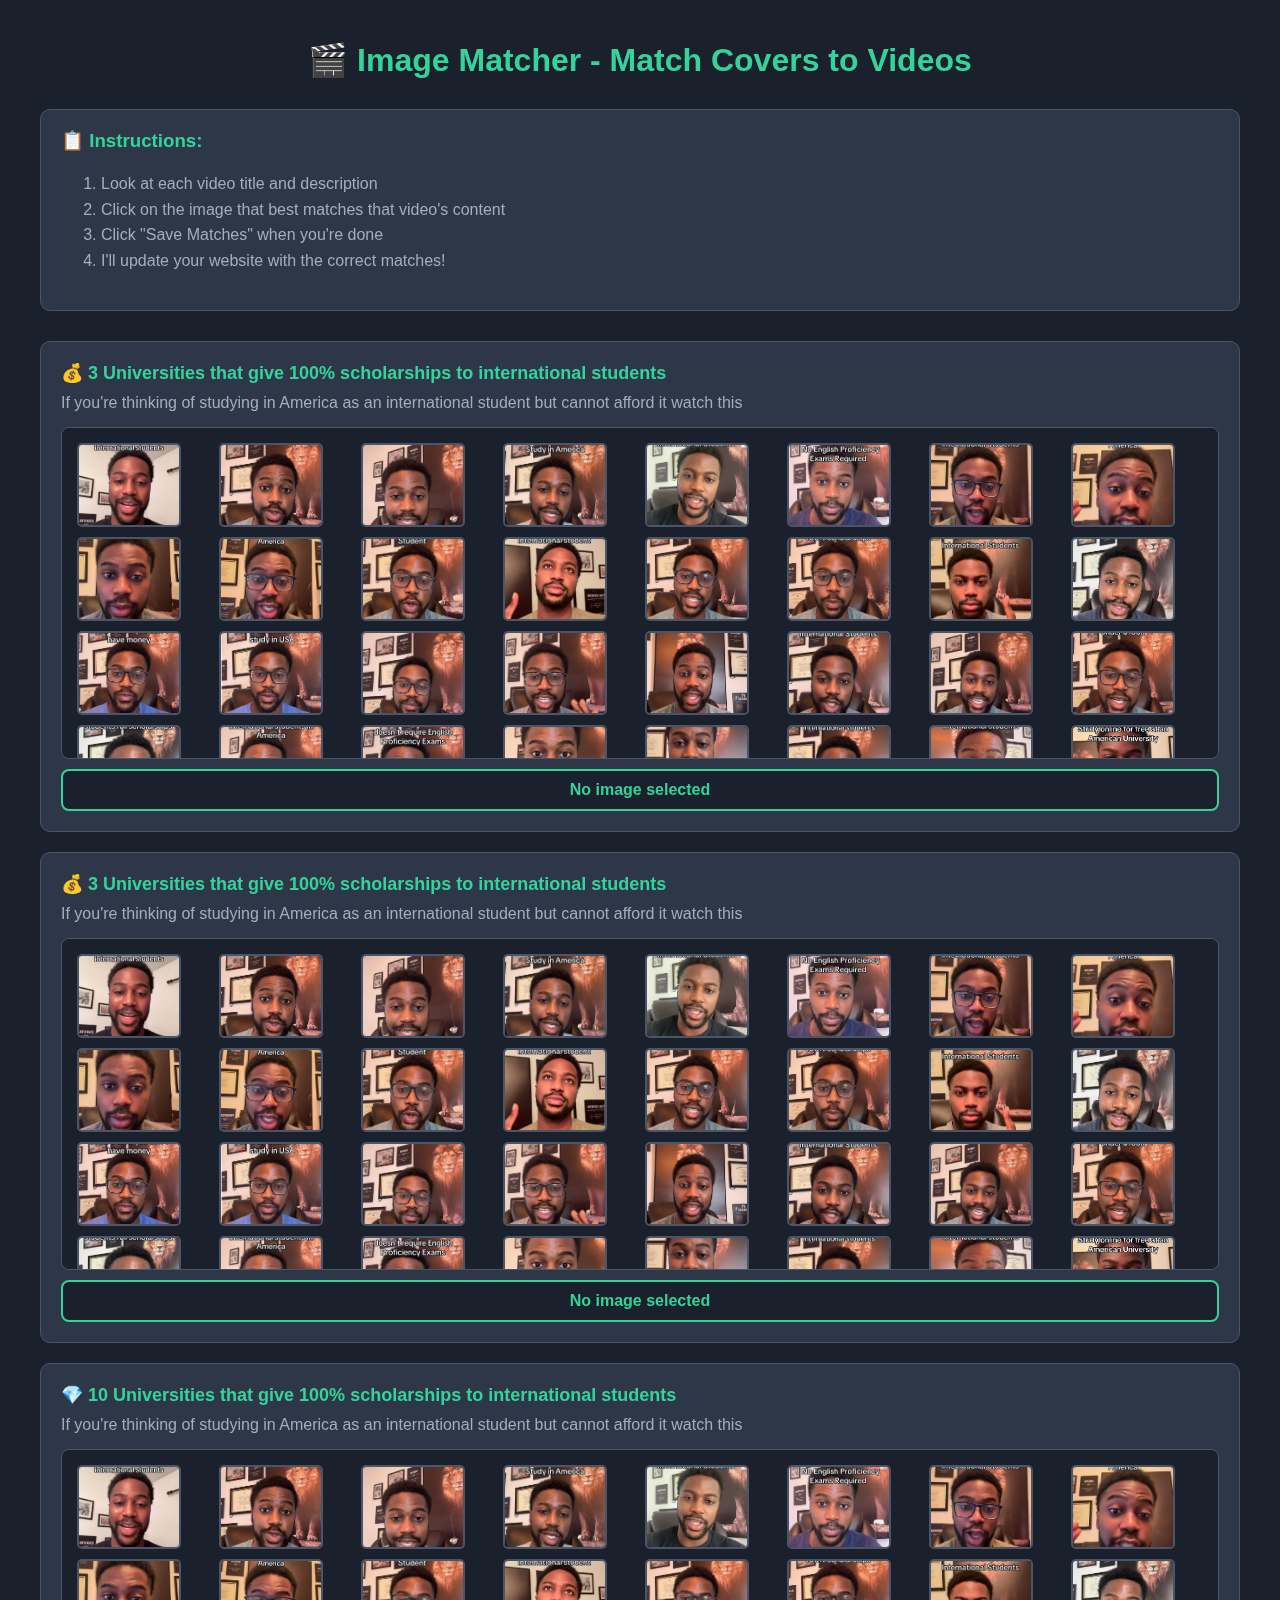
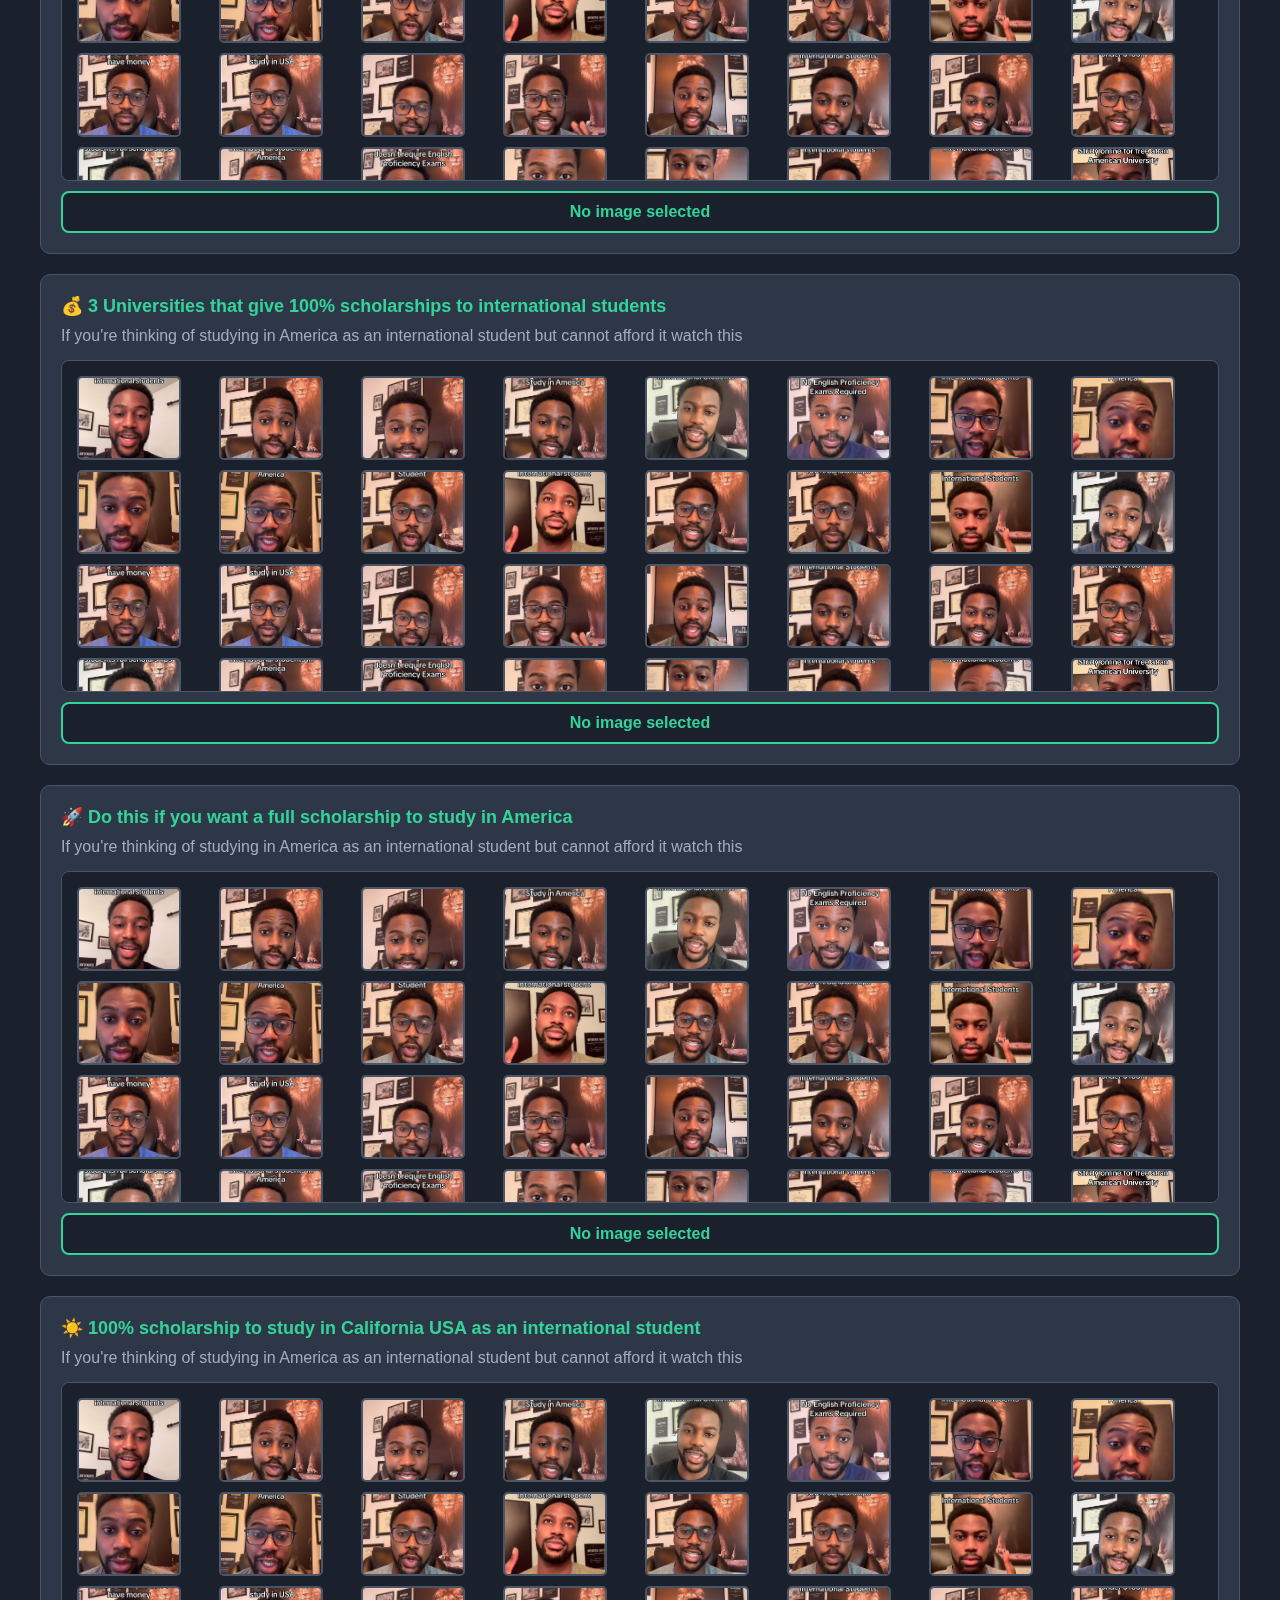
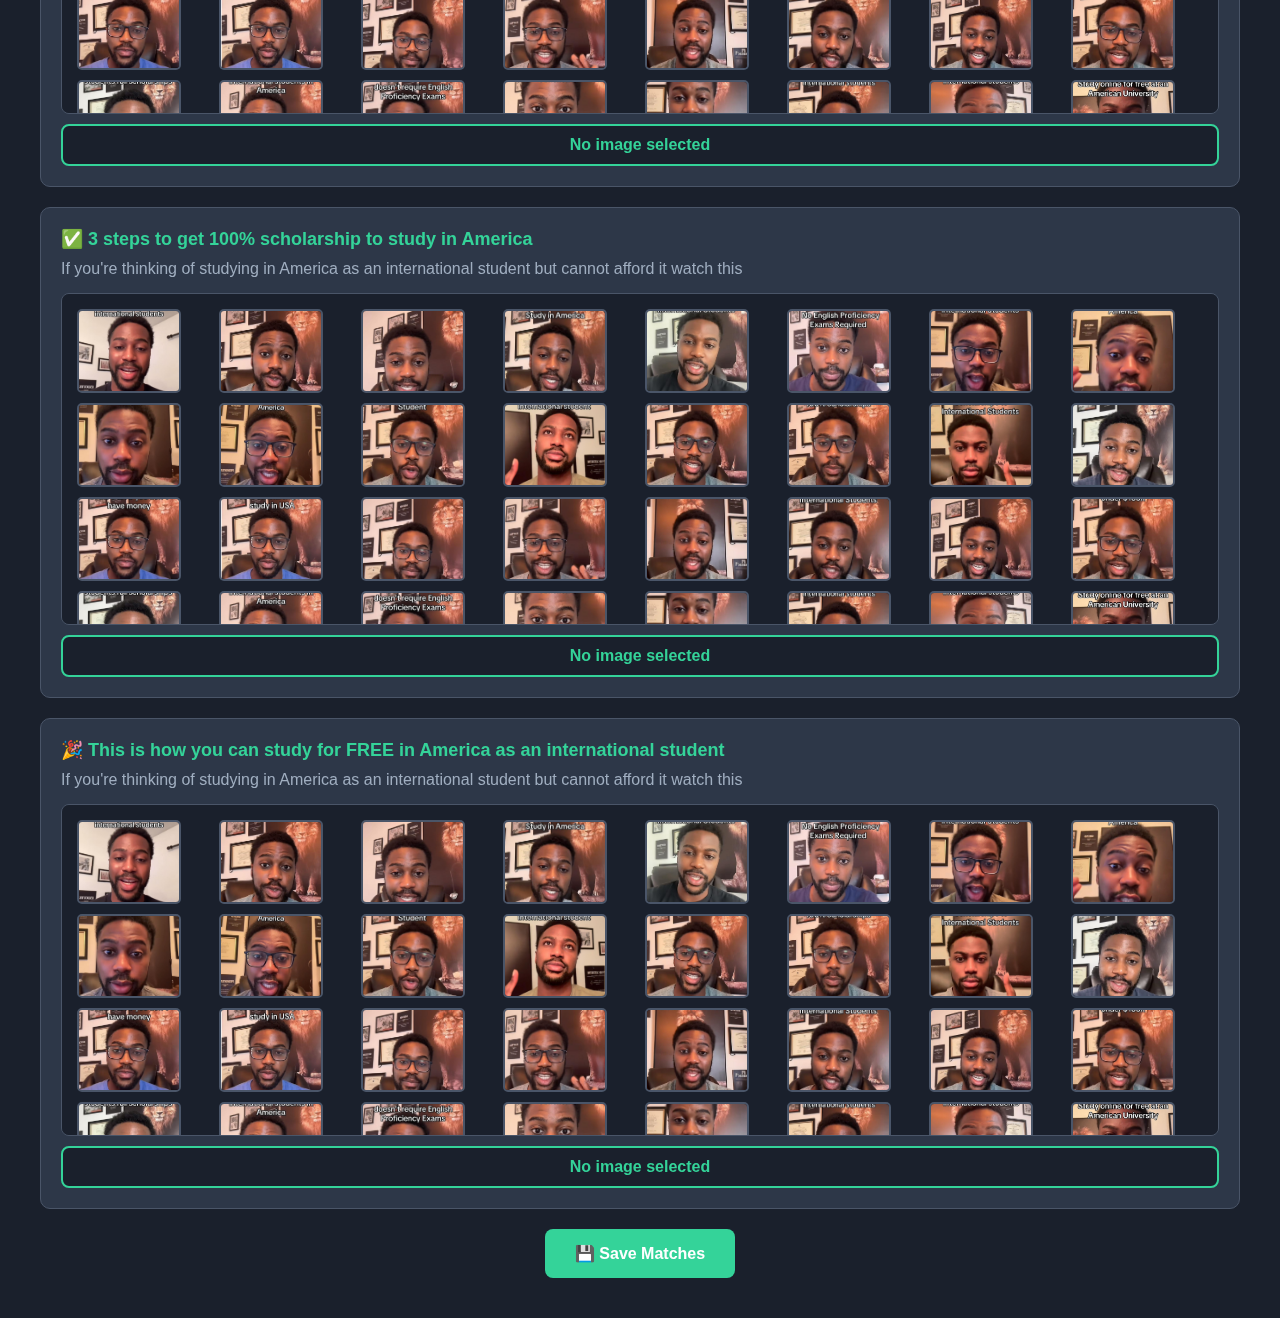
<file: image-matcher.html>
<!DOCTYPE html>
<html lang="en">
<head>
    <meta charset="UTF-8">
    <meta name="viewport" content="width=device-width, initial-scale=1.0">
    <title>Image Matcher - Match Covers to Videos</title>
    <style>
        body {
            font-family: Arial, sans-serif;
            background: #1a202c;
            color: white;
            margin: 0;
            padding: 20px;
        }
        .container {
            max-width: 1200px;
            margin: 0 auto;
        }
        h1 {
            text-align: center;
            color: #34D399;
            margin-bottom: 30px;
        }
        .video-item {
            background: #2d3748;
            border: 1px solid #4a5568;
            border-radius: 10px;
            padding: 20px;
            margin-bottom: 20px;
        }
        .video-title {
            font-size: 18px;
            font-weight: bold;
            margin-bottom: 10px;
            color: #34D399;
        }
        .video-description {
            color: #a0aec0;
            margin-bottom: 15px;
        }
        .image-grid {
            display: grid;
            grid-template-columns: repeat(auto-fill, minmax(120px, 1fr));
            gap: 10px;
            margin-top: 15px;
            max-height: 300px;
            overflow-y: auto;
            border: 1px solid #4a5568;
            padding: 15px;
            border-radius: 8px;
            background: #1a202c;
        }
        .image-option {
            width: 100px;
            height: 80px;
            border: 2px solid #4a5568;
            border-radius: 5px;
            cursor: pointer;
            overflow: hidden;
            transition: all 0.3s ease;
            background: #2d3748;
            display: flex;
            align-items: center;
            justify-content: center;
        }
        .image-option:hover {
            border-color: #34D399;
            transform: scale(1.05);
        }
        .image-option.selected {
            border-color: #34D399;
            box-shadow: 0 0 10px rgba(52, 211, 153, 0.5);
        }
        .image-option img {
            width: 100%;
            height: 100%;
            object-fit: cover;
        }
        .image-option .placeholder {
            color: #a0aec0;
            font-size: 12px;
            text-align: center;
            padding: 5px;
        }
        .save-button {
            background: #34D399;
            color: white;
            border: none;
            padding: 15px 30px;
            border-radius: 8px;
            font-size: 16px;
            font-weight: bold;
            cursor: pointer;
            margin: 20px auto;
            display: block;
            transition: all 0.3s ease;
        }
        .save-button:hover {
            background: #22C55E;
            transform: translateY(-2px);
        }
        .instructions {
            background: #2d3748;
            border: 1px solid #4a5568;
            border-radius: 10px;
            padding: 20px;
            margin-bottom: 30px;
        }
        .instructions h3 {
            color: #34D399;
            margin-top: 0;
        }
        .instructions ol {
            color: #a0aec0;
            line-height: 1.6;
        }
        .selected-display {
            background: #1a202c;
            border: 2px solid #34D399;
            border-radius: 8px;
            padding: 10px;
            margin-top: 10px;
            text-align: center;
            color: #34D399;
            font-weight: bold;
        }
    </style>
</head>
<body>
    <div class="container">
        <h1>🎬 Image Matcher - Match Covers to Videos</h1>
        
        <div class="instructions">
            <h3>📋 Instructions:</h3>
            <ol>
                <li>Look at each video title and description</li>
                <li>Click on the image that best matches that video's content</li>
                <li>Click "Save Matches" when you're done</li>
                <li>I'll update your website with the correct matches!</li>
            </ol>
        </div>

        <div id="video-container">
            <!-- Videos will be loaded here -->
        </div>

        <button class="save-button" onclick="saveMatches()">💾 Save Matches</button>
    </div>

    <script>
        // Your video data
        const videoData = [
            {
                title: "3 Universities that give 100% scholarships to international students",
                description: "If you're thinking of studying in America as an international student but cannot afford it watch this",
                emoji: "💰"
            },
            {
                title: "3 Universities that give 100% scholarships to international students",
                description: "If you're thinking of studying in America as an international student but cannot afford it watch this",
                emoji: "💰"
            },
            {
                title: "10 Universities that give 100% scholarships to international students",
                description: "If you're thinking of studying in America as an international student but cannot afford it watch this",
                emoji: "💎"
            },
            {
                title: "3 Universities that give 100% scholarships to international students",
                description: "If you're thinking of studying in America as an international student but cannot afford it watch this",
                emoji: "💰"
            },
            {
                title: "Do this if you want a full scholarship to study in America",
                description: "If you're thinking of studying in America as an international student but cannot afford it watch this",
                emoji: "🚀"
            },
            {
                title: "100% scholarship to study in California USA as an international student",
                description: "If you're thinking of studying in America as an international student but cannot afford it watch this",
                emoji: "☀️"
            },
            {
                title: "3 steps to get 100% scholarship to study in America",
                description: "If you're thinking of studying in America as an international student but cannot afford it watch this",
                emoji: "✅"
            },
            {
                title: "This is how you can study for FREE in America as an international student",
                description: "If you're thinking of studying in America as an international student but cannot afford it watch this",
                emoji: "🎉"
            }
        ];

        // Available images
        const availableImages = [
            "WhatsApp Image 2025-09-04 at 6.47.19 PM.jpeg",
            "WhatsApp Image 2025-09-04 at 6.47.21 PM (1).jpeg",
            "WhatsApp Image 2025-09-04 at 6.47.21 PM.jpeg",
            "WhatsApp Image 2025-09-04 at 6.47.22 PM (1).jpeg",
            "WhatsApp Image 2025-09-04 at 6.47.22 PM (2).jpeg",
            "WhatsApp Image 2025-09-04 at 6.47.22 PM.jpeg",
            "WhatsApp Image 2025-09-04 at 6.47.23 PM (1).jpeg",
            "WhatsApp Image 2025-09-04 at 6.47.23 PM (2).jpeg",
            "WhatsApp Image 2025-09-04 at 6.47.23 PM (3).jpeg",
            "WhatsApp Image 2025-09-04 at 6.47.23 PM (4).jpeg",
            "WhatsApp Image 2025-09-04 at 6.47.23 PM (5).jpeg",
            "WhatsApp Image 2025-09-04 at 6.47.23 PM.jpeg",
            "WhatsApp Image 2025-09-04 at 6.47.24 PM (1).jpeg",
            "WhatsApp Image 2025-09-04 at 6.47.24 PM (2).jpeg",
            "WhatsApp Image 2025-09-04 at 6.47.24 PM (3).jpeg",
            "WhatsApp Image 2025-09-04 at 6.47.24 PM (4).jpeg",
            "WhatsApp Image 2025-09-04 at 6.47.24 PM (5).jpeg",
            "WhatsApp Image 2025-09-04 at 6.47.24 PM.jpeg",
            "WhatsApp Image 2025-09-04 at 6.47.25 PM (1).jpeg",
            "WhatsApp Image 2025-09-04 at 6.47.25 PM (2).jpeg",
            "WhatsApp Image 2025-09-04 at 6.47.25 PM (3).jpeg",
            "WhatsApp Image 2025-09-04 at 6.47.25 PM (4).jpeg",
            "WhatsApp Image 2025-09-04 at 6.47.25 PM (5).jpeg",
            "WhatsApp Image 2025-09-04 at 6.47.25 PM.jpeg",
            "WhatsApp Image 2025-09-04 at 6.47.26 PM (1).jpeg",
            "WhatsApp Image 2025-09-04 at 6.47.26 PM (2).jpeg",
            "WhatsApp Image 2025-09-04 at 6.47.26 PM (3).jpeg",
            "WhatsApp Image 2025-09-04 at 6.47.26 PM (4).jpeg",
            "WhatsApp Image 2025-09-04 at 6.47.26 PM (5).jpeg",
            "WhatsApp Image 2025-09-04 at 6.47.26 PM.jpeg",
            "WhatsApp Image 2025-09-04 at 6.47.27 PM (1).jpeg",
            "WhatsApp Image 2025-09-04 at 6.47.27 PM (2).jpeg",
            "WhatsApp Image 2025-09-04 at 6.47.27 PM (3).jpeg",
            "WhatsApp Image 2025-09-04 at 6.47.27 PM (4).jpeg",
            "WhatsApp Image 2025-09-04 at 6.47.27 PM.jpeg",
            "WhatsApp Image 2025-09-04 at 6.47.28 PM (1).jpeg",
            "WhatsApp Image 2025-09-04 at 6.47.28 PM (2).jpeg",
            "WhatsApp Image 2025-09-04 at 6.47.28 PM (3).jpeg",
            "WhatsApp Image 2025-09-04 at 6.47.28 PM (4).jpeg",
            "WhatsApp Image 2025-09-04 at 6.47.28 PM (5).jpeg",
            "WhatsApp Image 2025-09-04 at 6.47.28 PM.jpeg",
            "WhatsApp Image 2025-09-04 at 6.47.29 PM (1).jpeg",
            "WhatsApp Image 2025-09-04 at 6.47.29 PM (2).jpeg",
            "WhatsApp Image 2025-09-04 at 6.47.29 PM (3).jpeg",
            "WhatsApp Image 2025-09-04 at 6.47.29 PM (4).jpeg",
            "WhatsApp Image 2025-09-04 at 6.47.29 PM (5).jpeg",
            "WhatsApp Image 2025-09-04 at 6.47.29 PM.jpeg"
        ];

        let selectedImages = {};

        function loadVideos() {
            const container = document.getElementById('video-container');
            container.innerHTML = '';
            
            videoData.forEach((video, index) => {
                const videoItem = document.createElement('div');
                videoItem.className = 'video-item';
                videoItem.innerHTML = `
                    <div class="video-title">${video.emoji} ${video.title}</div>
                    <div class="video-description">${video.description}</div>
                    <div class="image-grid" id="images-${index}">
                        ${availableImages.map((img, imgIndex) => `
                            <div class="image-option" onclick="selectImage(${index}, '${img}', ${imgIndex})" id="option-${index}-${imgIndex}">
                                <img src="${img}" alt="Cover ${imgIndex + 1}" onerror="this.parentElement.innerHTML='<div class=\'placeholder\'>Image ${imgIndex + 1}</div>'">
                            </div>
                        `).join('')}
                    </div>
                    <div class="selected-display" id="selected-${index}">
                        No image selected
                    </div>
                `;
                container.appendChild(videoItem);
            });
        }

        function selectImage(videoIndex, imagePath, imgIndex) {
            selectedImages[videoIndex] = imagePath;
            
            // Update the selected image display
            const selector = document.getElementById(`selected-${videoIndex}`);
            selector.textContent = `Selected: ${imagePath.split('/').pop()}`;
            
            // Update visual selection
            const imageGrid = document.getElementById(`images-${videoIndex}`);
            const options = imageGrid.querySelectorAll('.image-option');
            options.forEach((option, index) => {
                option.classList.toggle('selected', index === imgIndex);
            });
        }

        function saveMatches() {
            if (Object.keys(selectedImages).length === 0) {
                alert('Please select at least one image before saving!');
                return;
            }
            
            console.log('Selected Images:', selectedImages);
            
            // Create the updated video data
            const updatedVideoData = videoData.map((video, index) => ({
                ...video,
                cover: selectedImages[index] || '🎬'
            }));
            
            // Display the results
            let resultText = '✅ Matches saved!\n\n';
            Object.entries(selectedImages).forEach(([index, image]) => {
                const videoTitle = videoData[parseInt(index)].title.substring(0, 50);
                const imageName = image.split('/').pop();
                resultText += `Video ${parseInt(index) + 1}: ${videoTitle}... → ${imageName}\n`;
            });
            
            alert(resultText);
            
            // Copy to clipboard
            const jsonData = JSON.stringify(updatedVideoData, null, 2);
            navigator.clipboard.writeText(jsonData).then(() => {
                alert('📋 Video data copied to clipboard! Send this to me and I\'ll update your website.');
            }).catch(() => {
                // Fallback for browsers that don't support clipboard API
                const textArea = document.createElement('textarea');
                textArea.value = jsonData;
                document.body.appendChild(textArea);
                textArea.select();
                document.execCommand('copy');
                document.body.removeChild(textArea);
                alert('📋 Video data copied to clipboard! Send this to me and I\'ll update your website.');
            });
        }

        // Load videos when page loads
        document.addEventListener('DOMContentLoaded', function() {
            loadVideos();
        });
    </script>
</body>
</html>
</file>
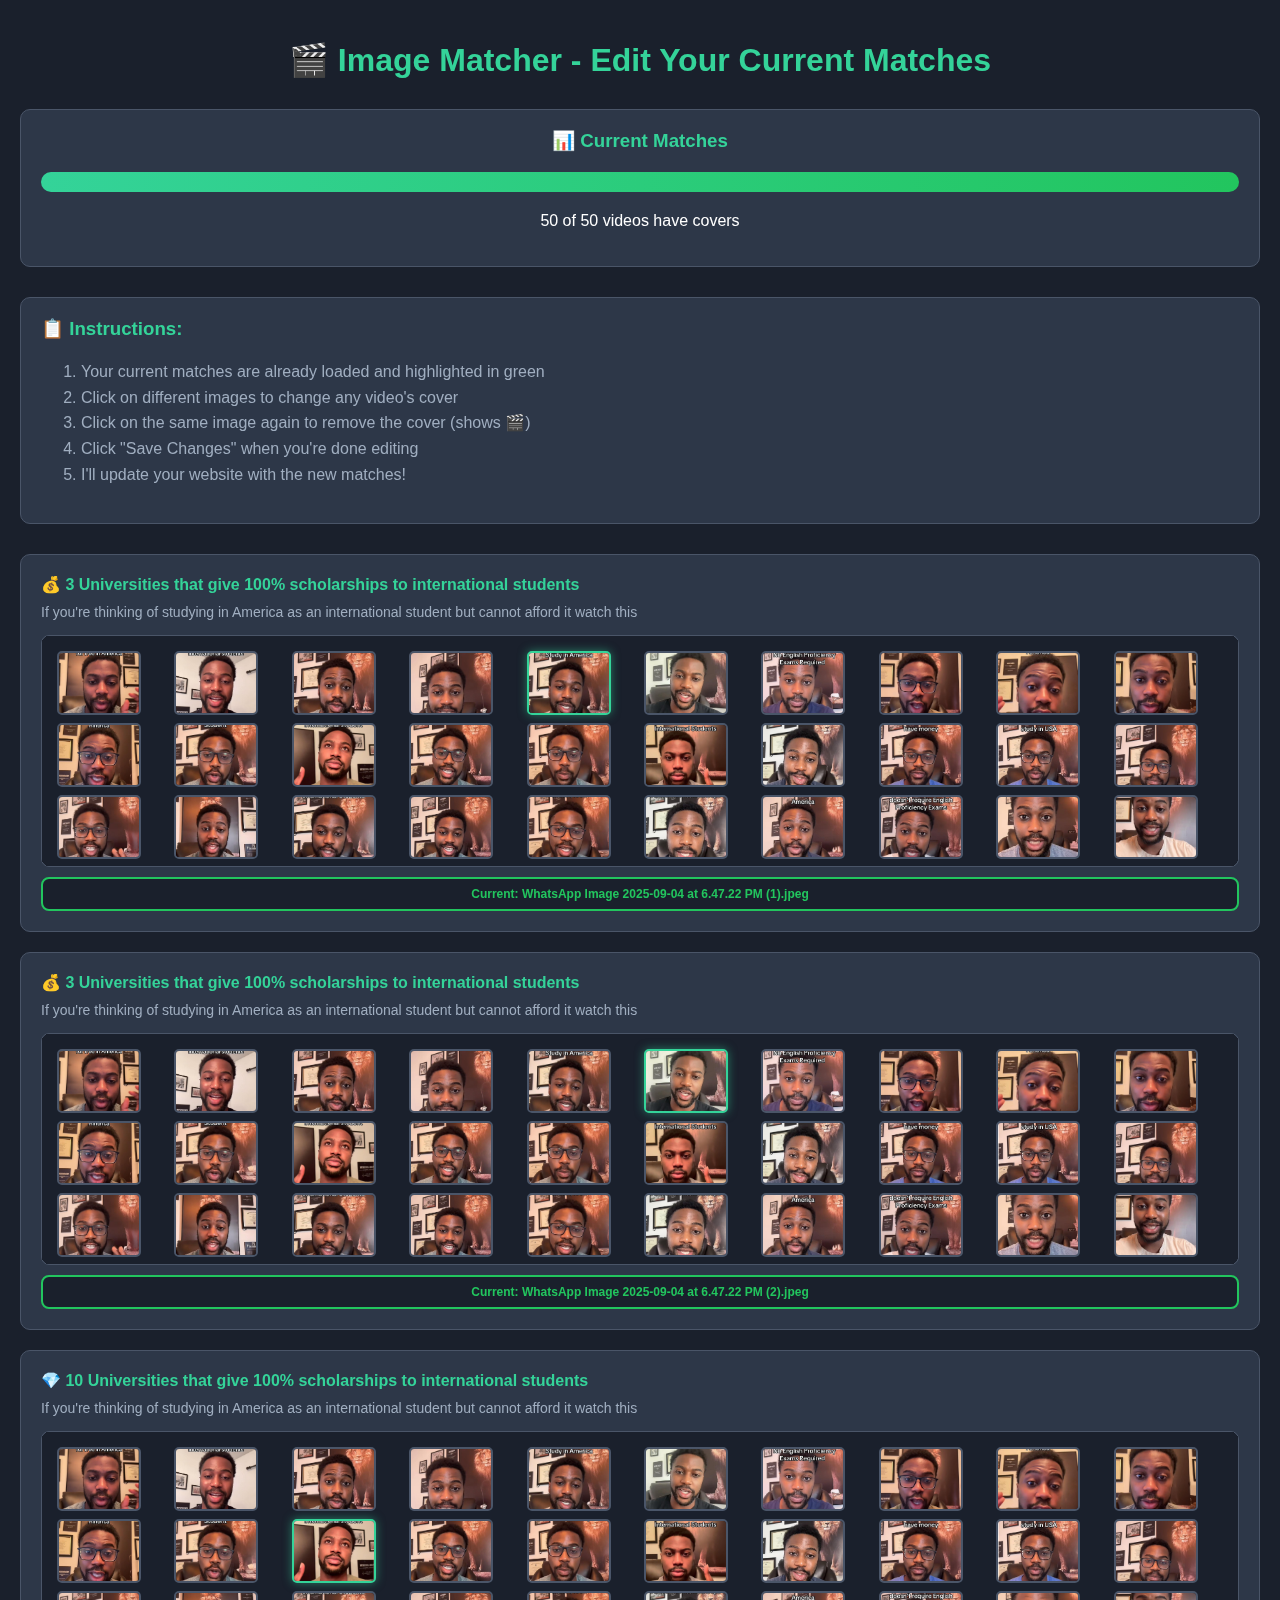
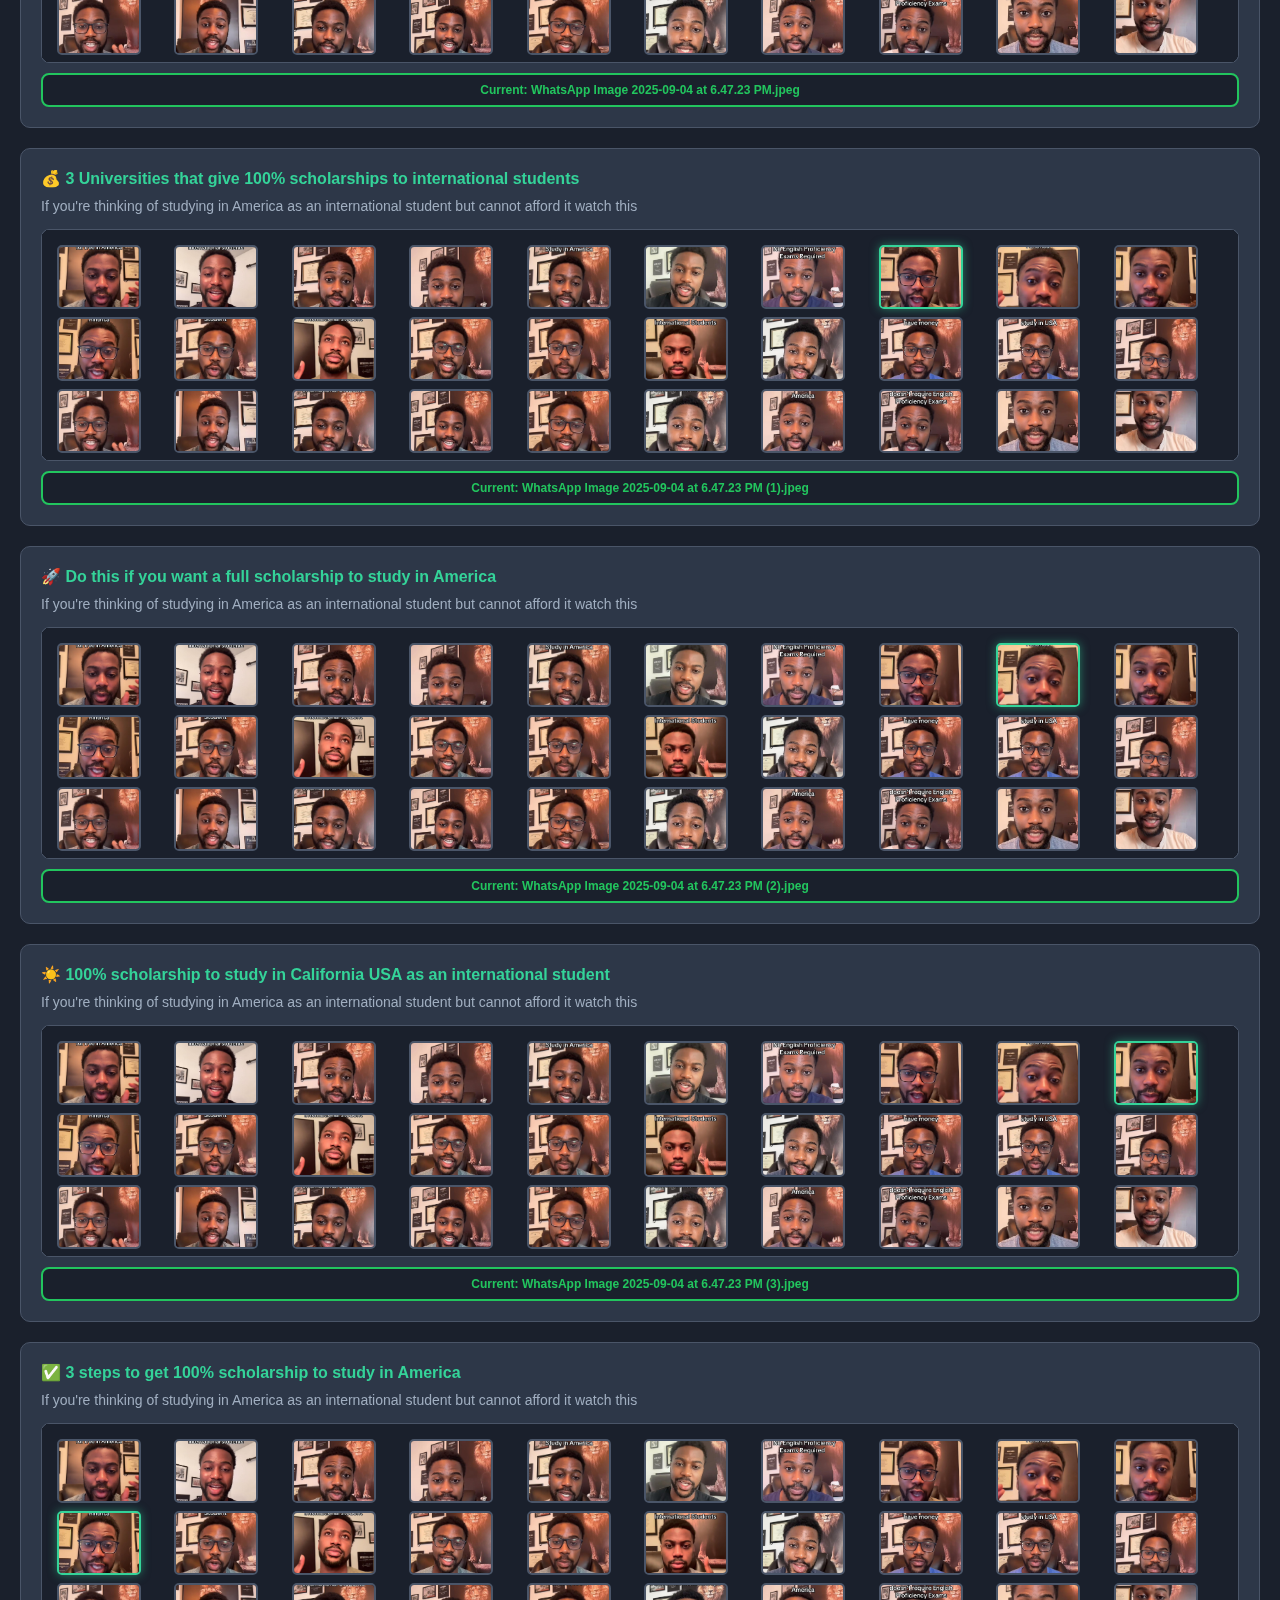
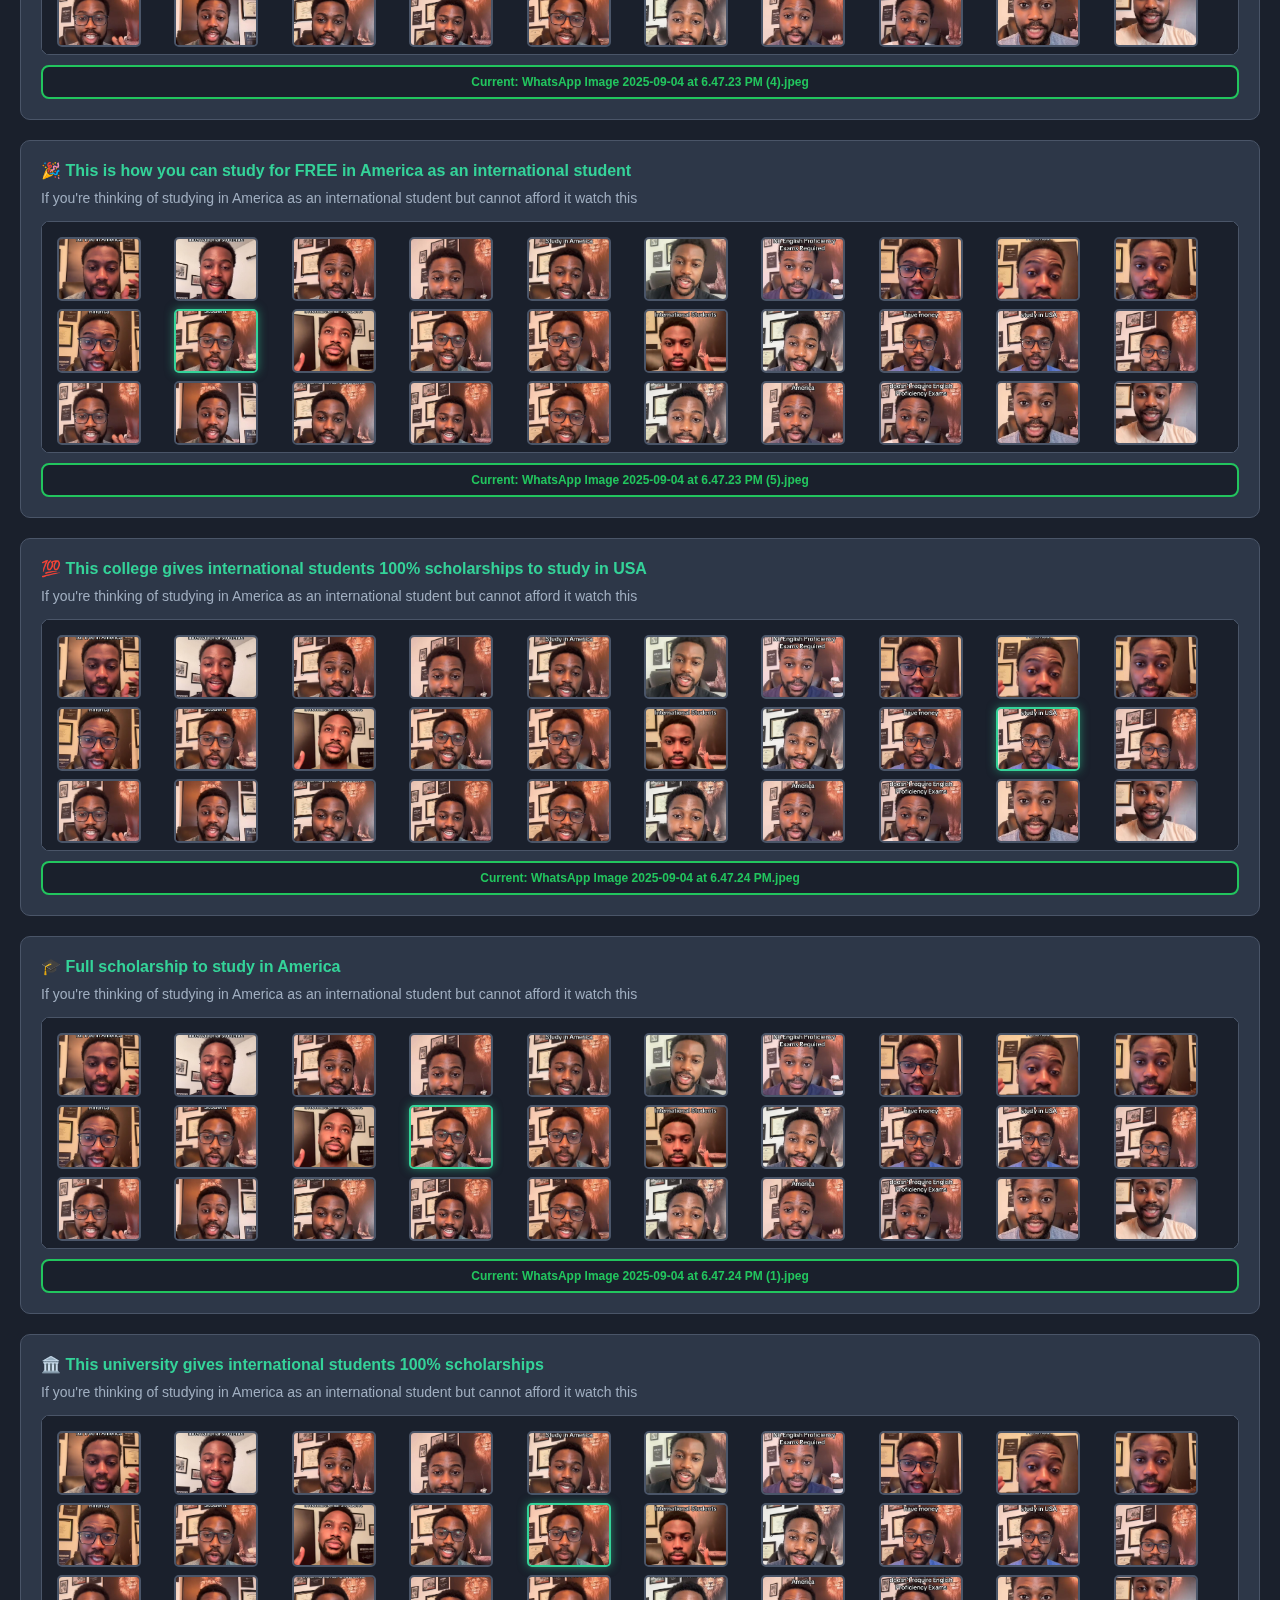
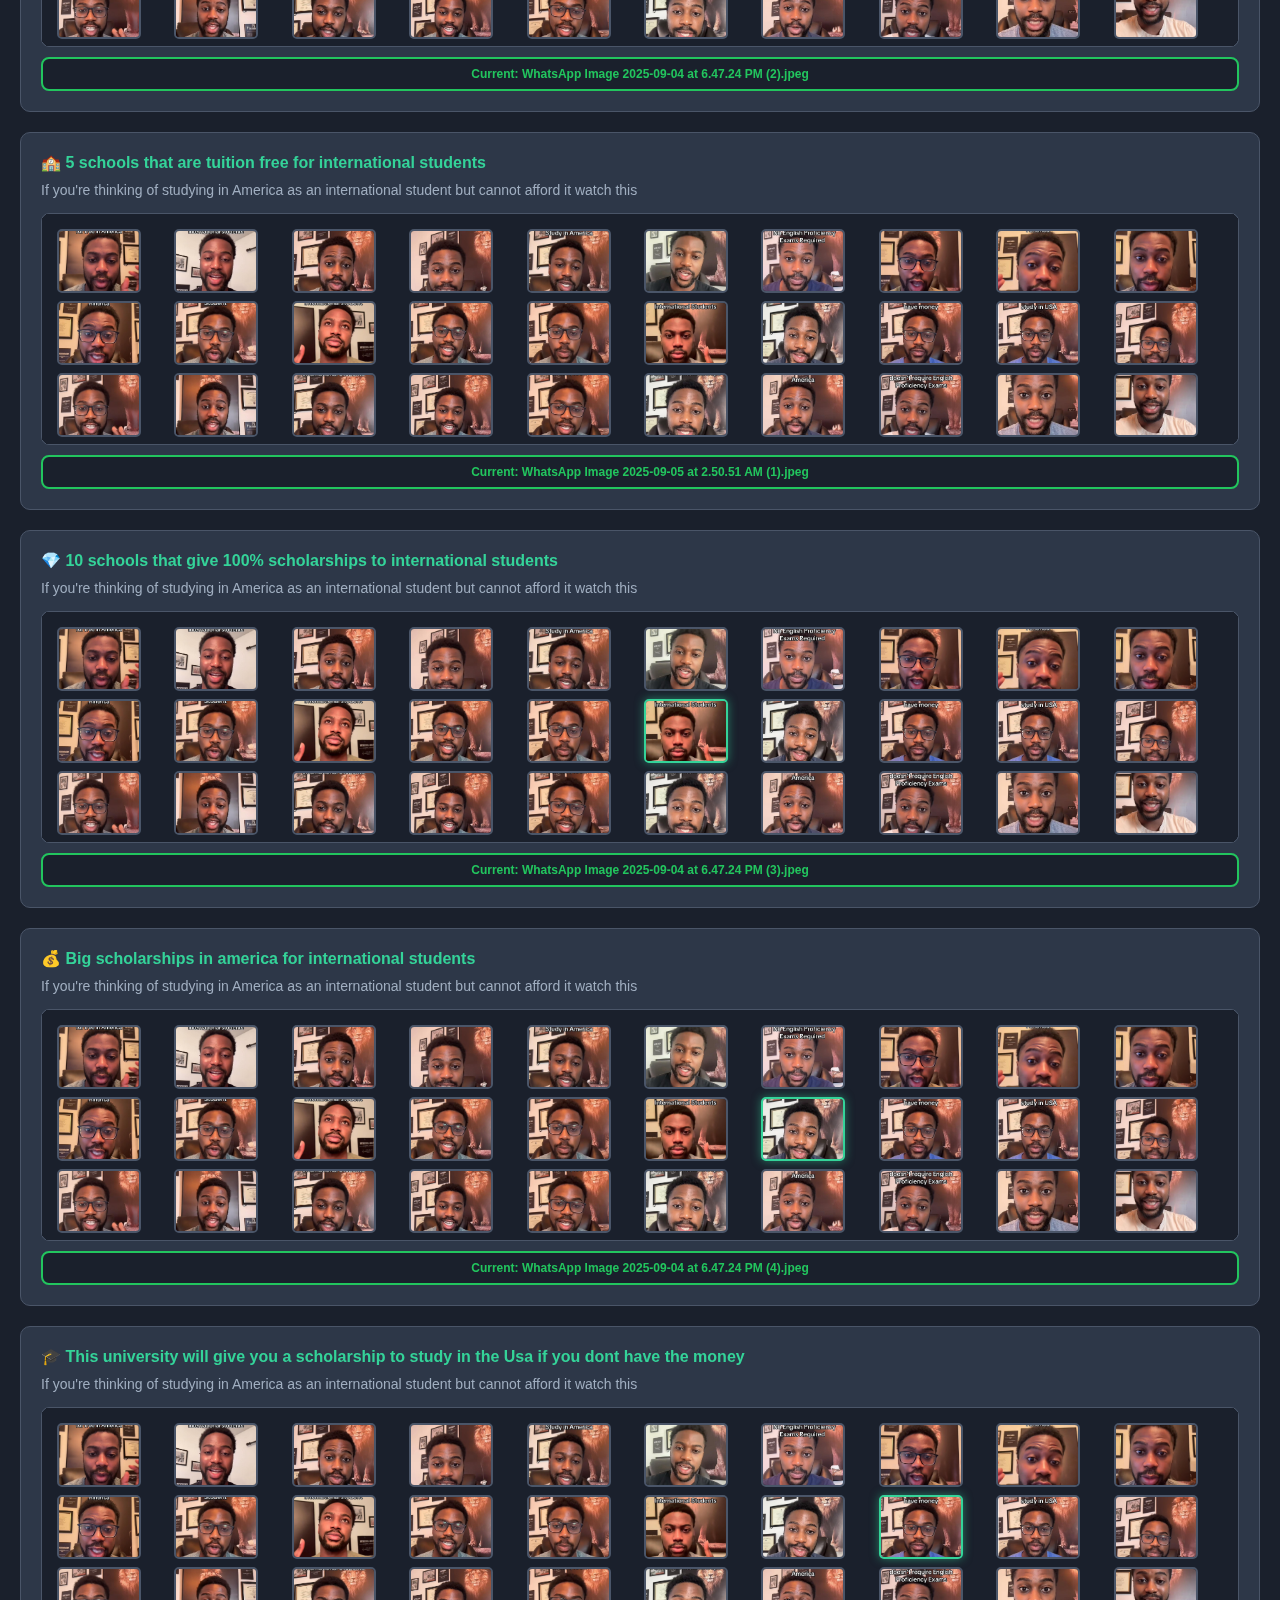
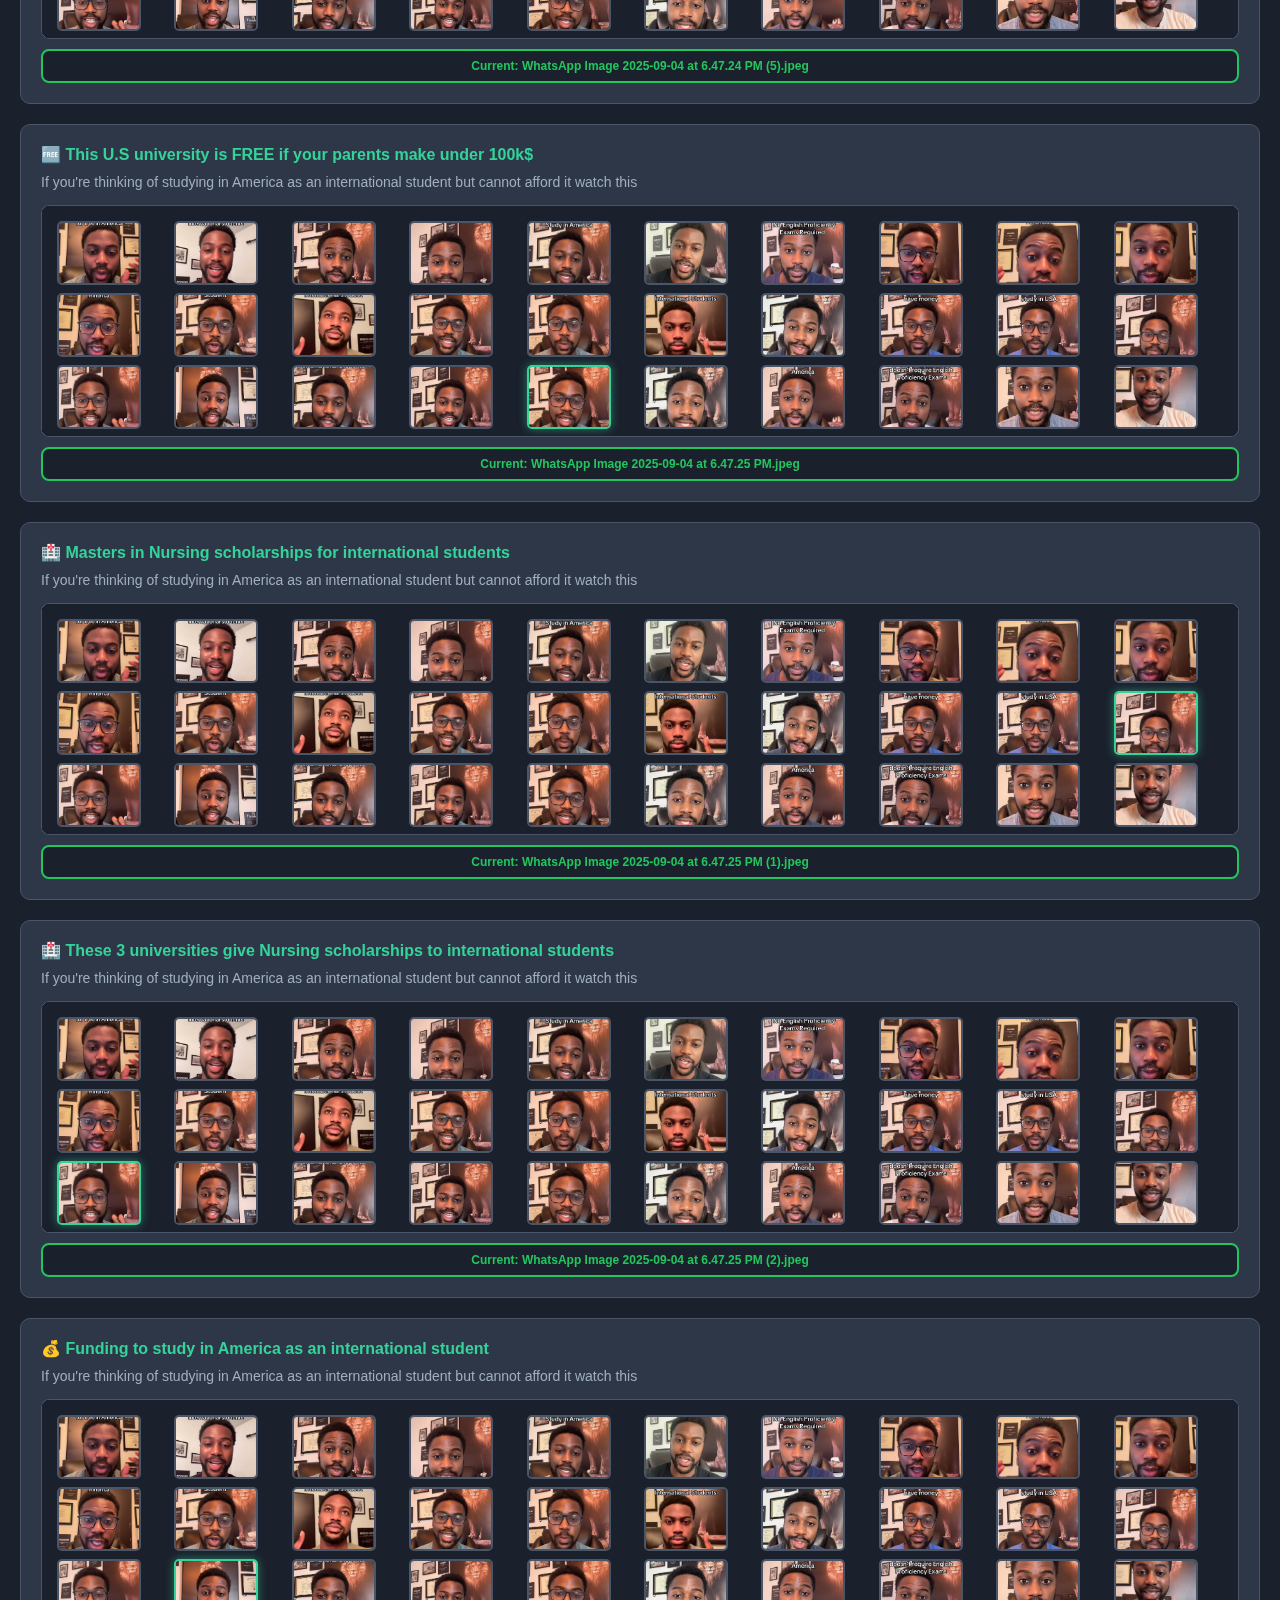
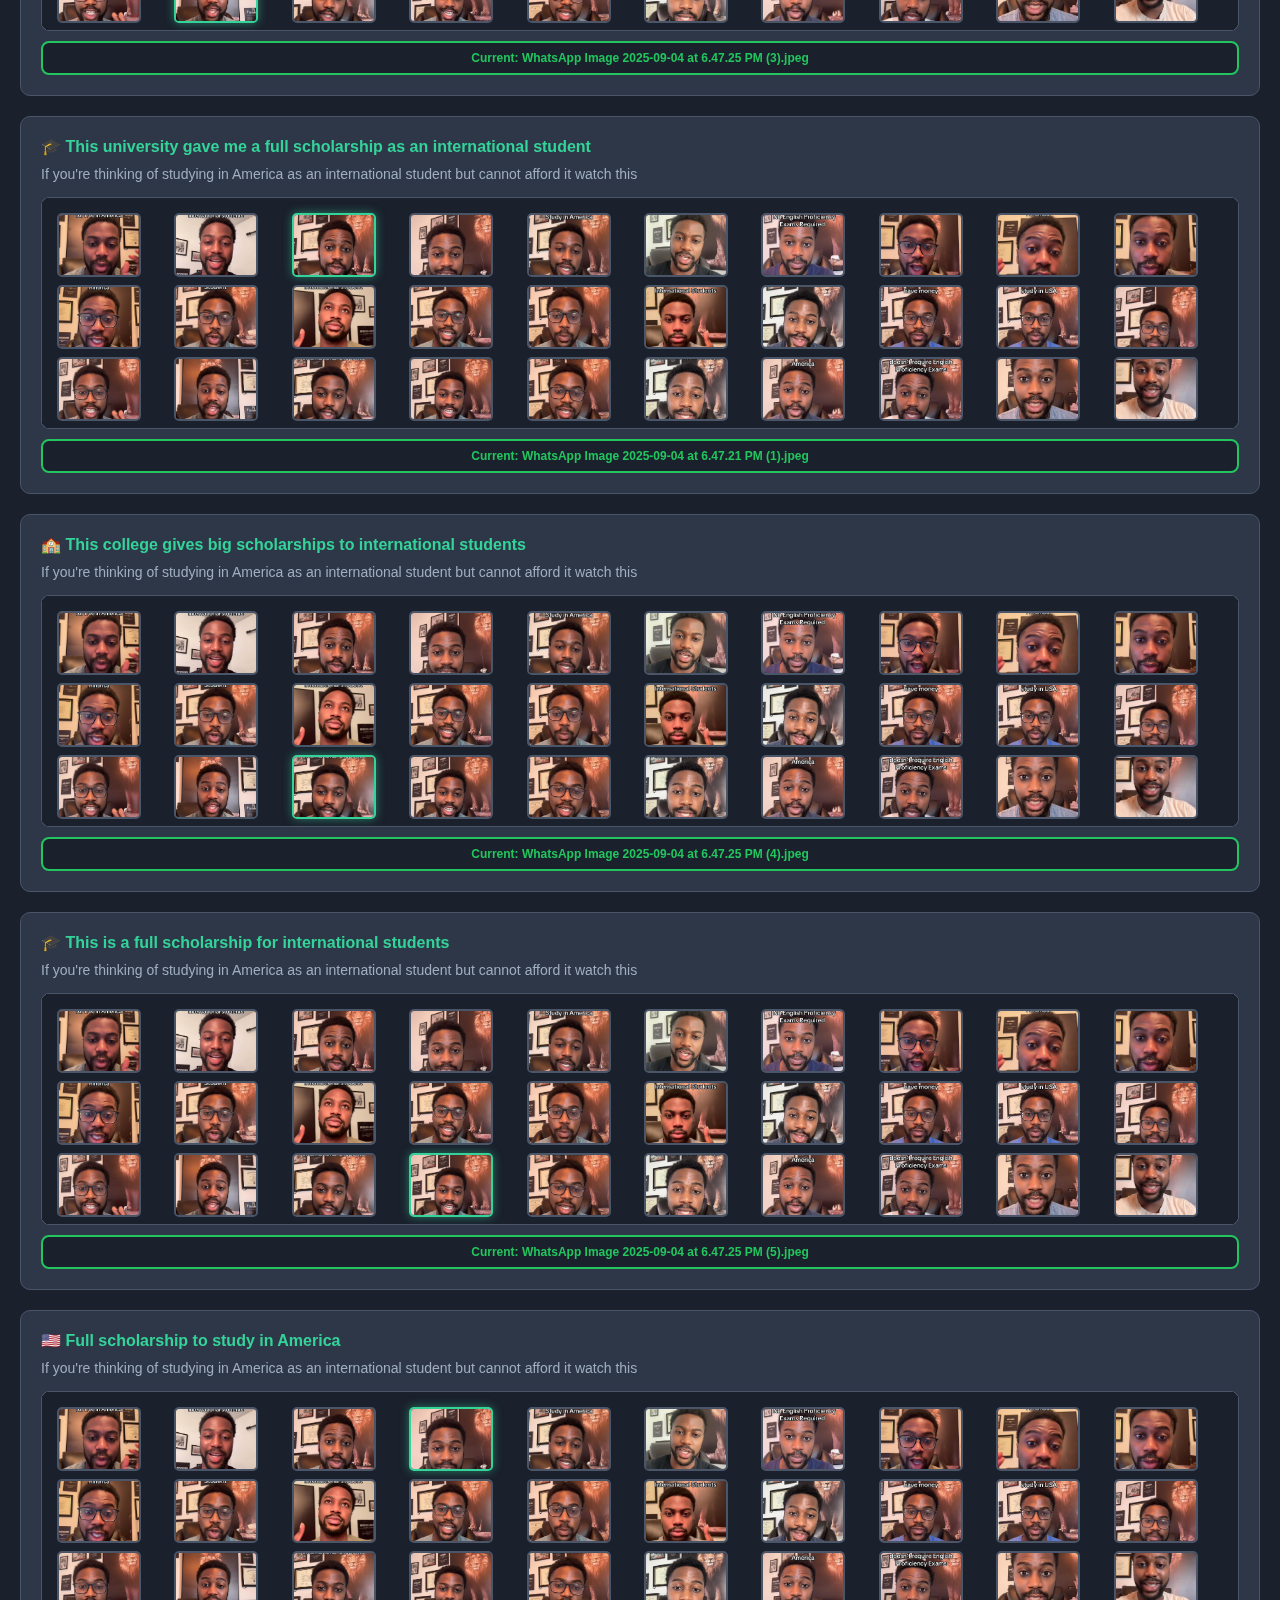
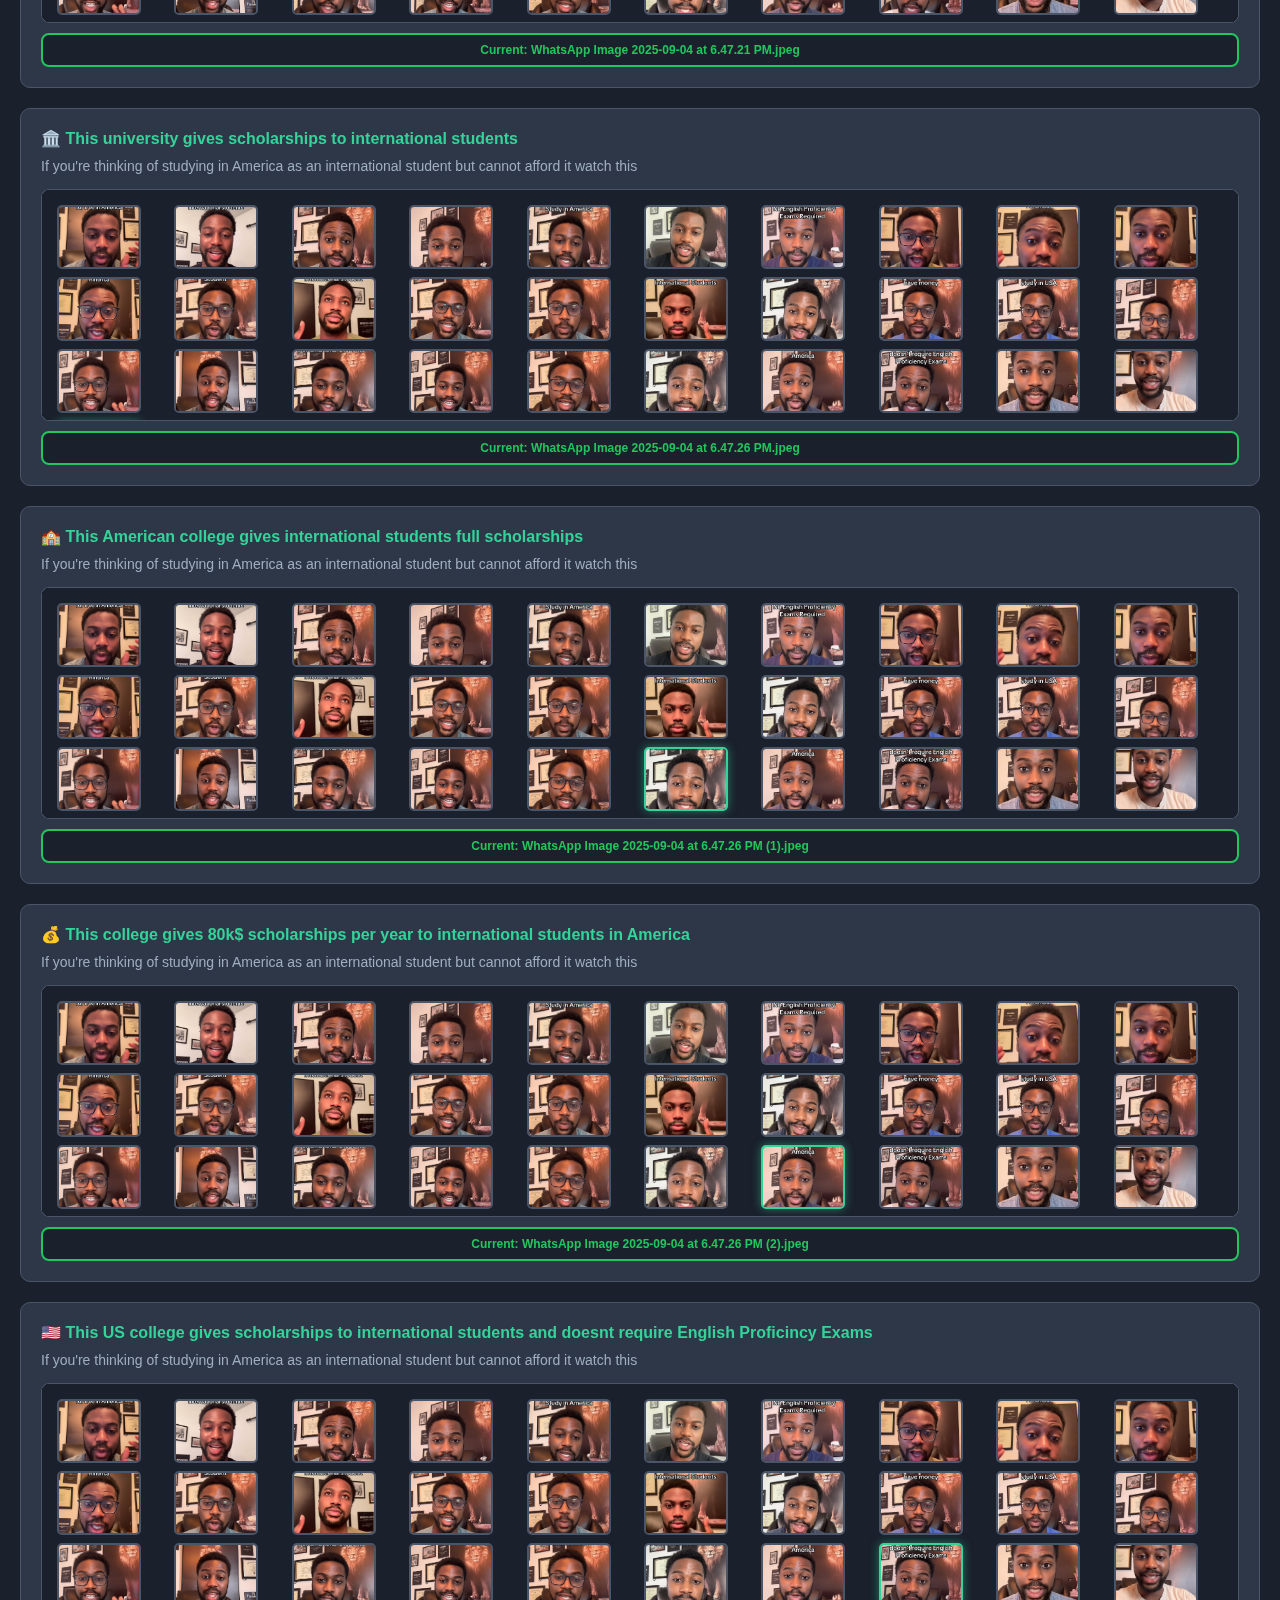
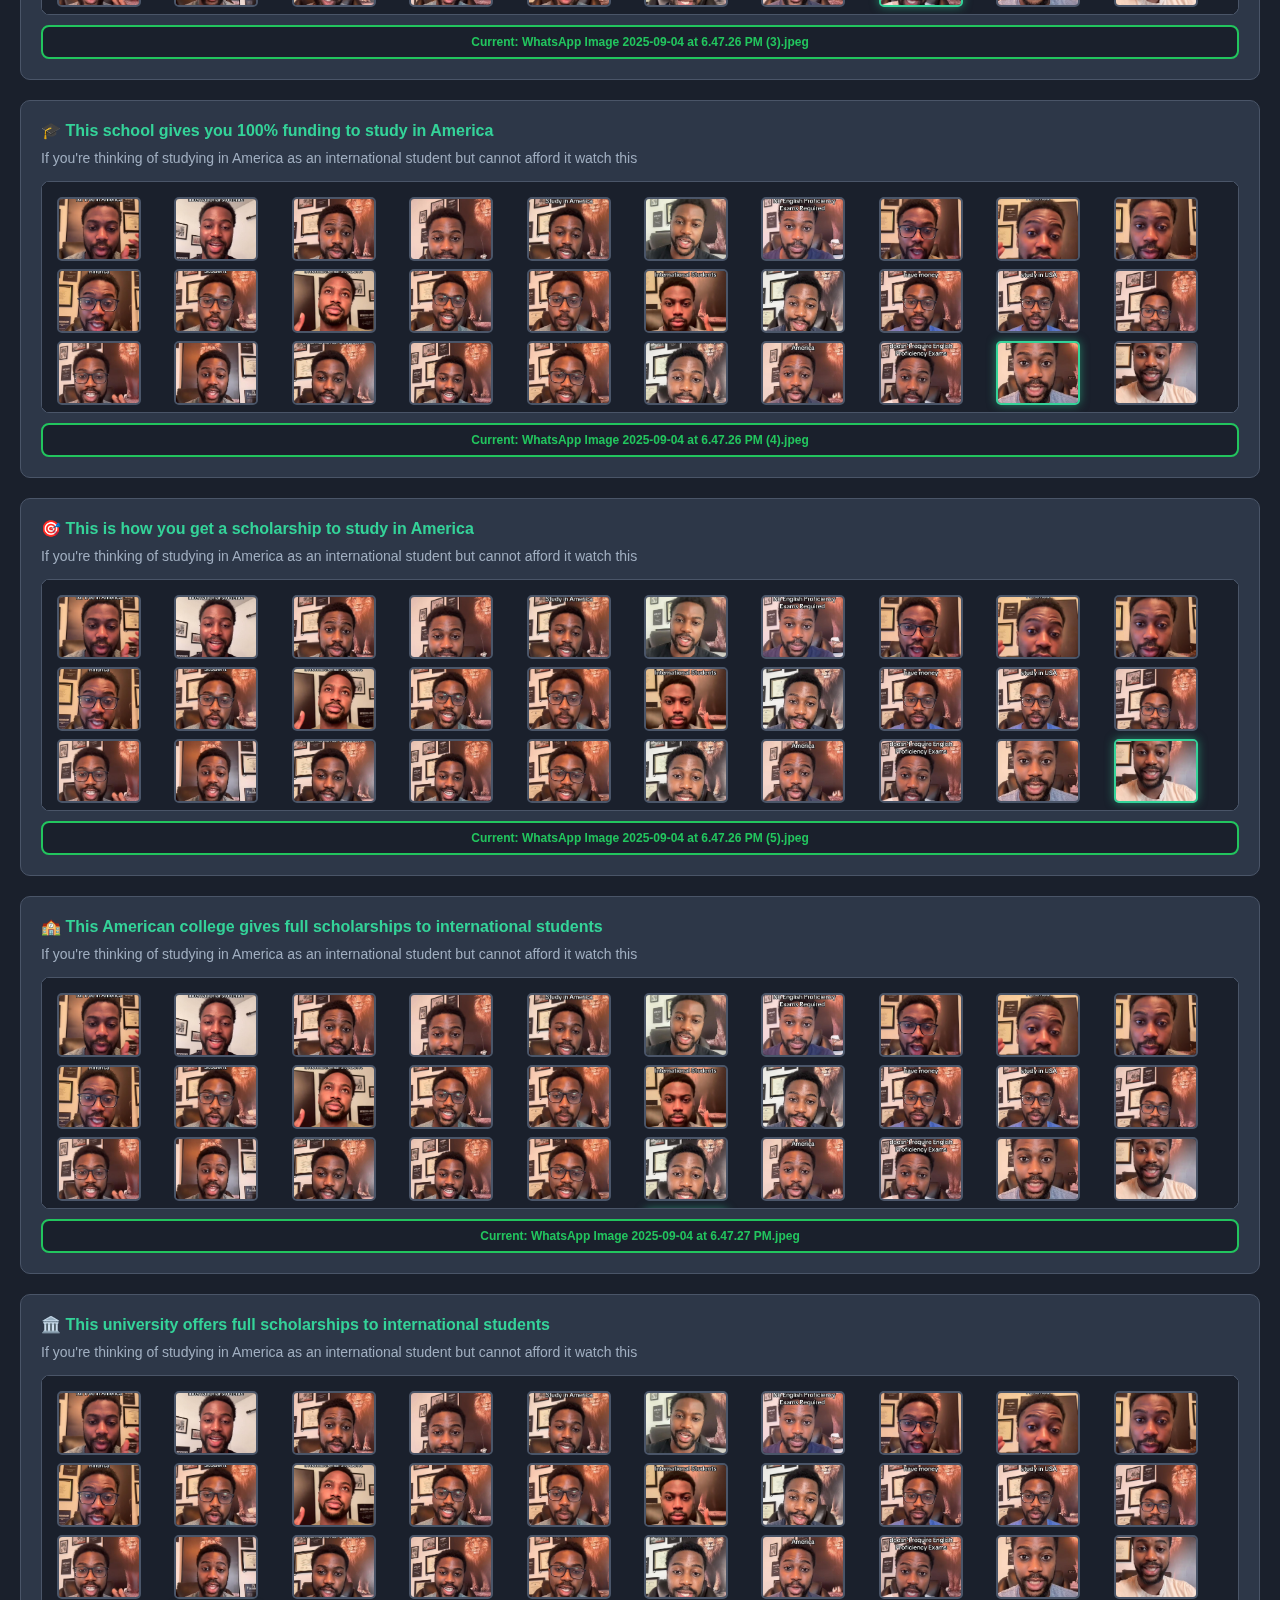
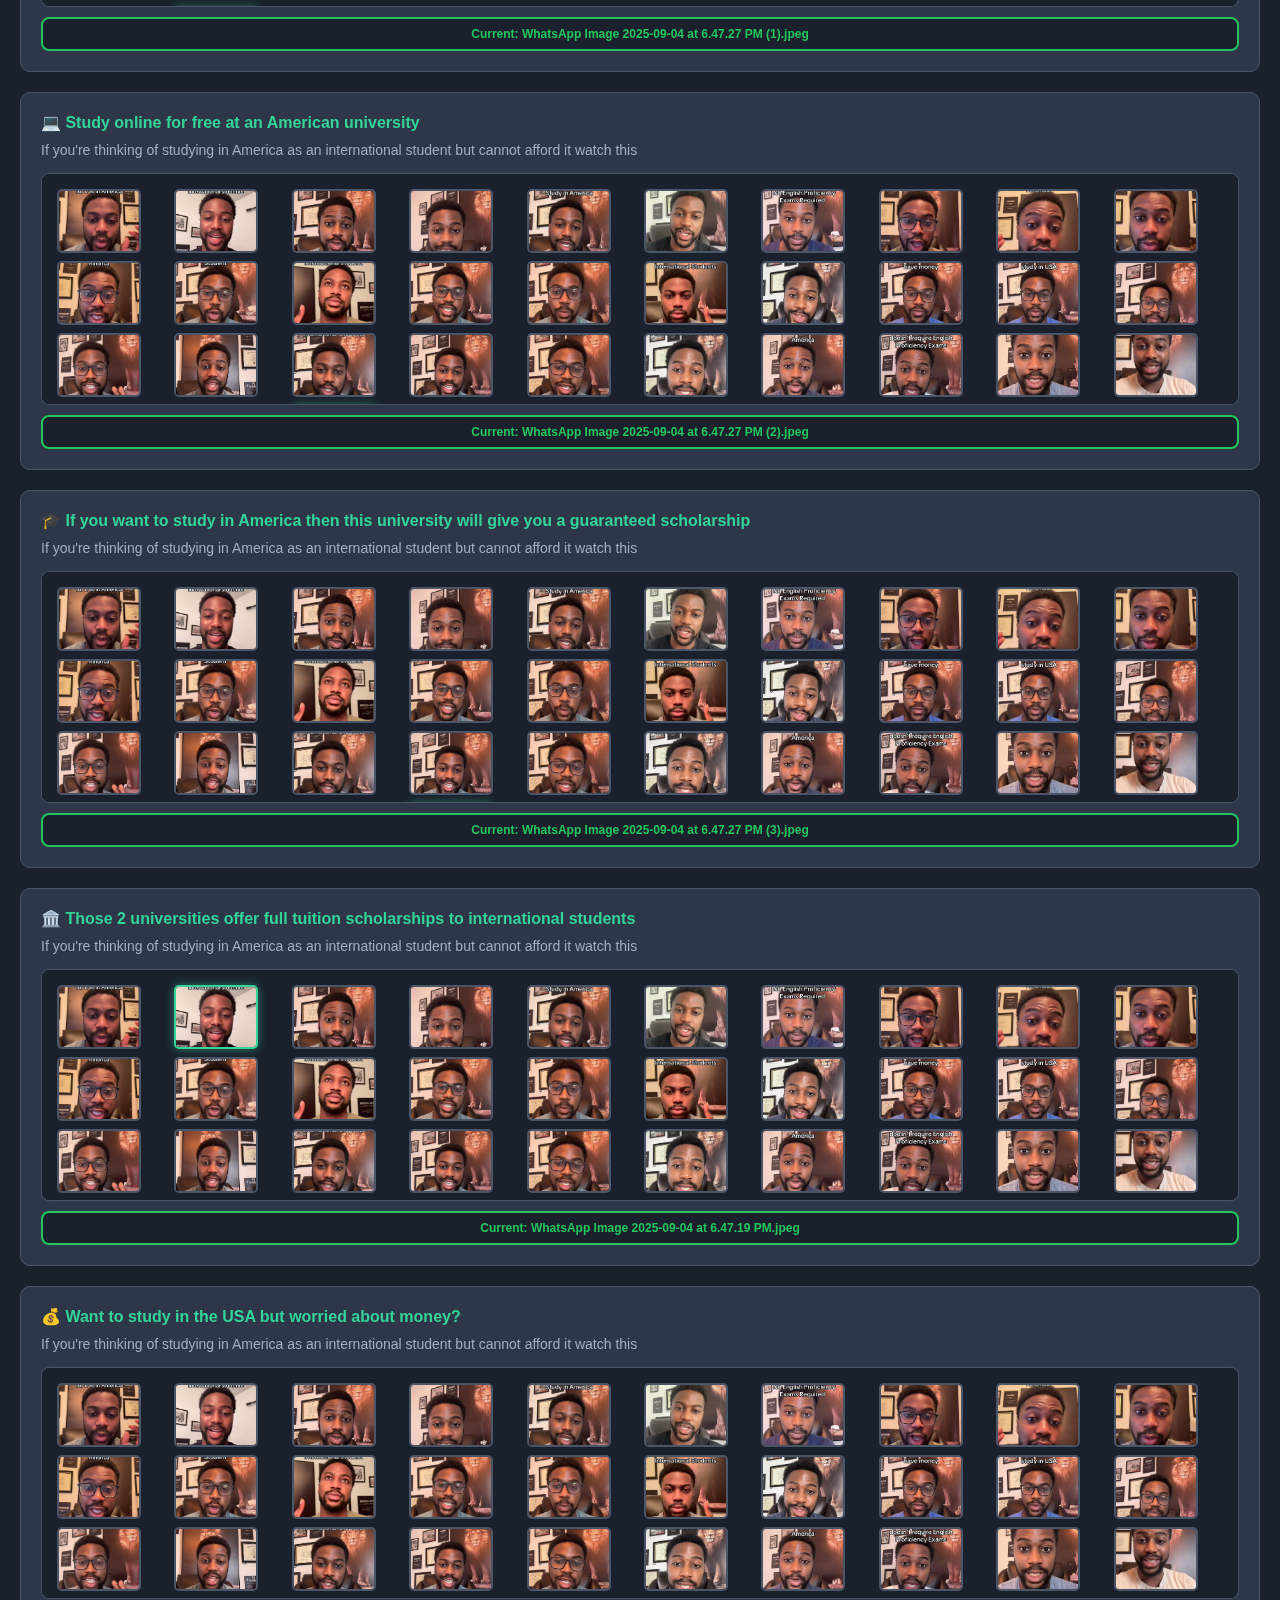
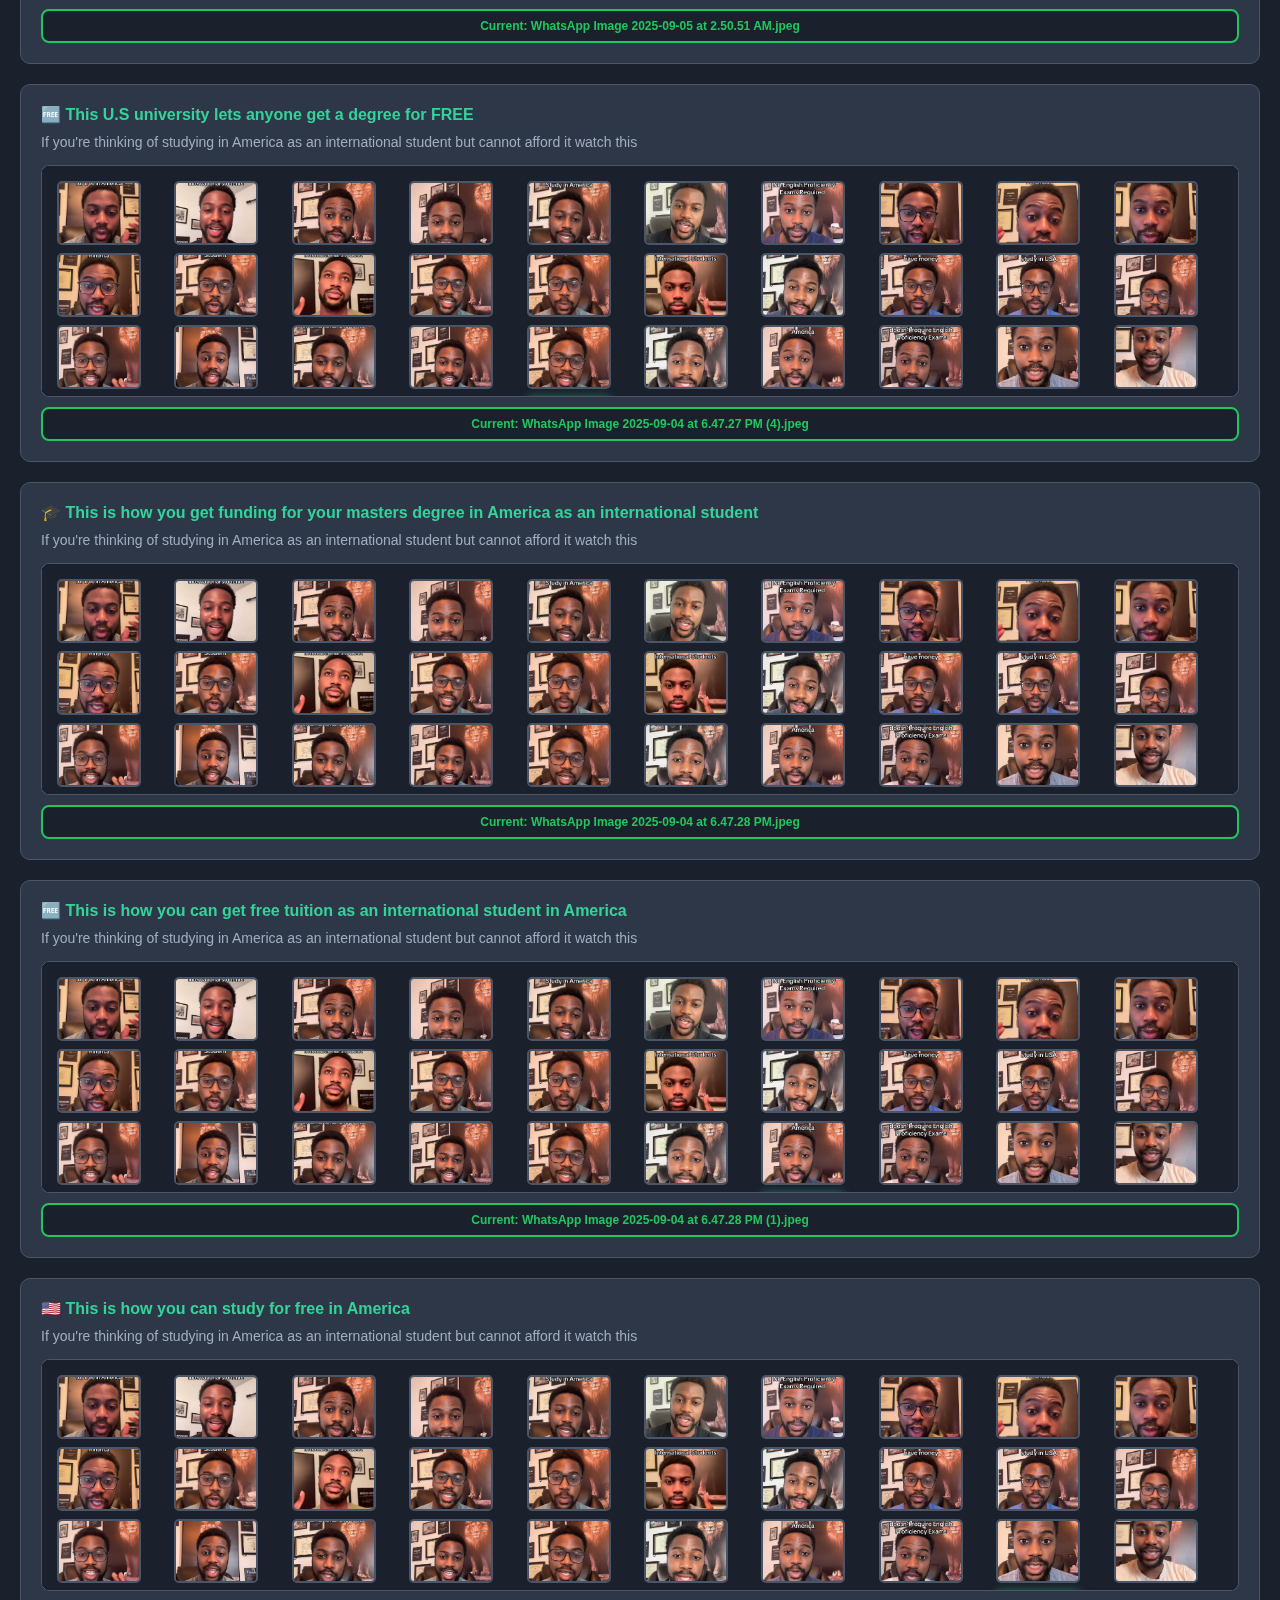
<file: Tiktok.website/image-matcher-with-current.html>
<!DOCTYPE html>
<html lang="en">
<head>
    <meta charset="UTF-8">
    <meta name="viewport" content="width=device-width, initial-scale=1.0">
    <title>Image Matcher - Edit Your Current Matches</title>
    <style>
        body {
            font-family: Arial, sans-serif;
            background: #1a202c;
            color: white;
            margin: 0;
            padding: 20px;
        }
        .container {
            max-width: 1400px;
            margin: 0 auto;
        }
        h1 {
            text-align: center;
            color: #34D399;
            margin-bottom: 30px;
        }
        .stats {
            background: #2d3748;
            border: 1px solid #4a5568;
            border-radius: 10px;
            padding: 20px;
            margin-bottom: 30px;
            text-align: center;
        }
        .stats h3 {
            color: #34D399;
            margin-top: 0;
        }
        .video-item {
            background: #2d3748;
            border: 1px solid #4a5568;
            border-radius: 10px;
            padding: 20px;
            margin-bottom: 20px;
        }
        .video-title {
            font-size: 16px;
            font-weight: bold;
            margin-bottom: 10px;
            color: #34D399;
        }
        .video-description {
            color: #a0aec0;
            margin-bottom: 15px;
            font-size: 14px;
        }
        .image-grid {
            display: grid;
            grid-template-columns: repeat(auto-fill, minmax(100px, 1fr));
            gap: 8px;
            margin-top: 15px;
            max-height: 200px;
            overflow-y: auto;
            border: 1px solid #4a5568;
            padding: 15px;
            border-radius: 8px;
            background: #1a202c;
        }
        .image-option {
            width: 80px;
            height: 60px;
            border: 2px solid #4a5568;
            border-radius: 5px;
            cursor: pointer;
            overflow: hidden;
            transition: all 0.3s ease;
            background: #2d3748;
            display: flex;
            align-items: center;
            justify-content: center;
        }
        .image-option:hover {
            border-color: #34D399;
            transform: scale(1.05);
        }
        .image-option.selected {
            border-color: #34D399;
            box-shadow: 0 0 10px rgba(52, 211, 153, 0.5);
        }
        .image-option img {
            width: 100%;
            height: 100%;
            object-fit: cover;
        }
        .image-option .placeholder {
            color: #a0aec0;
            font-size: 10px;
            text-align: center;
            padding: 5px;
        }
        .save-button {
            background: #34D399;
            color: white;
            border: none;
            padding: 15px 30px;
            border-radius: 8px;
            font-size: 16px;
            font-weight: bold;
            cursor: pointer;
            margin: 20px auto;
            display: block;
            transition: all 0.3s ease;
        }
        .save-button:hover {
            background: #22C55E;
            transform: translateY(-2px);
        }
        .instructions {
            background: #2d3748;
            border: 1px solid #4a5568;
            border-radius: 10px;
            padding: 20px;
            margin-bottom: 30px;
        }
        .instructions h3 {
            color: #34D399;
            margin-top: 0;
        }
        .instructions ol {
            color: #a0aec0;
            line-height: 1.6;
        }
        .selected-display {
            background: #1a202c;
            border: 2px solid #34D399;
            border-radius: 8px;
            padding: 8px;
            margin-top: 10px;
            text-align: center;
            color: #34D399;
            font-weight: bold;
            font-size: 12px;
        }
        .progress-bar {
            background: #4a5568;
            border-radius: 10px;
            height: 20px;
            margin: 20px 0;
            overflow: hidden;
        }
        .progress-fill {
            background: linear-gradient(90deg, #34D399, #22C55E);
            height: 100%;
            width: 0%;
            transition: width 0.3s ease;
        }
        .current-match {
            background: #1a202c;
            border: 2px solid #22C55E;
            border-radius: 8px;
            padding: 8px;
            margin-top: 10px;
            text-align: center;
            color: #22C55E;
            font-weight: bold;
            font-size: 12px;
        }
    </style>
</head>
<body>
    <div class="container">
        <h1>🎬 Image Matcher - Edit Your Current Matches</h1>
        
        <div class="stats">
            <h3>📊 Current Matches</h3>
            <div class="progress-bar">
                <div class="progress-fill" id="progress-fill"></div>
            </div>
            <p id="progress-text">Loading current matches...</p>
        </div>
        
        <div class="instructions">
            <h3>📋 Instructions:</h3>
            <ol>
                <li>Your current matches are already loaded and highlighted in green</li>
                <li>Click on different images to change any video's cover</li>
                <li>Click on the same image again to remove the cover (shows 🎬)</li>
                <li>Click "Save Changes" when you're done editing</li>
                <li>I'll update your website with the new matches!</li>
            </ol>
        </div>

        <div id="video-container">
            <!-- Videos will be loaded here -->
        </div>

        <button class="save-button" onclick="saveMatches()">💾 Save Changes</button>
    </div>

    <script>
        // Your complete video data with current matches (50 videos total)
        const videoData = [
            {
                title: "3 Universities that give 100% scholarships to international students",
                description: "If you're thinking of studying in America as an international student but cannot afford it watch this",
                emoji: "💰",
                cover: "WhatsApp Image 2025-09-04 at 6.47.22 PM (1).jpeg"
            },
            {
                title: "3 Universities that give 100% scholarships to international students",
                description: "If you're thinking of studying in America as an international student but cannot afford it watch this",
                emoji: "💰",
                cover: "WhatsApp Image 2025-09-04 at 6.47.22 PM (2).jpeg"
            },
            {
                title: "10 Universities that give 100% scholarships to international students",
                description: "If you're thinking of studying in America as an international student but cannot afford it watch this",
                emoji: "💎",
                cover: "WhatsApp Image 2025-09-04 at 6.47.23 PM.jpeg"
            },
            {
                title: "3 Universities that give 100% scholarships to international students",
                description: "If you're thinking of studying in America as an international student but cannot afford it watch this",
                emoji: "💰",
                cover: "WhatsApp Image 2025-09-04 at 6.47.23 PM (1).jpeg"
            },
            {
                title: "Do this if you want a full scholarship to study in America",
                description: "If you're thinking of studying in America as an international student but cannot afford it watch this",
                emoji: "🚀",
                cover: "WhatsApp Image 2025-09-04 at 6.47.23 PM (2).jpeg"
            },
            {
                title: "100% scholarship to study in California USA as an international student",
                description: "If you're thinking of studying in America as an international student but cannot afford it watch this",
                emoji: "☀️",
                cover: "WhatsApp Image 2025-09-04 at 6.47.23 PM (3).jpeg"
            },
            {
                title: "3 steps to get 100% scholarship to study in America",
                description: "If you're thinking of studying in America as an international student but cannot afford it watch this",
                emoji: "✅",
                cover: "WhatsApp Image 2025-09-04 at 6.47.23 PM (4).jpeg"
            },
            {
                title: "This is how you can study for FREE in America as an international student",
                description: "If you're thinking of studying in America as an international student but cannot afford it watch this",
                emoji: "🎉",
                cover: "WhatsApp Image 2025-09-04 at 6.47.23 PM (5).jpeg"
            },
            {
                title: "This college gives international students 100% scholarships to study in USA",
                description: "If you're thinking of studying in America as an international student but cannot afford it watch this",
                emoji: "💯",
                cover: "WhatsApp Image 2025-09-04 at 6.47.24 PM.jpeg"
            },
            {
                title: "Full scholarship to study in America",
                description: "If you're thinking of studying in America as an international student but cannot afford it watch this",
                emoji: "🎓",
                cover: "WhatsApp Image 2025-09-04 at 6.47.24 PM (1).jpeg"
            },
            {
                title: "This university gives international students 100% scholarships",
                description: "If you're thinking of studying in America as an international student but cannot afford it watch this",
                emoji: "🏛️",
                cover: "WhatsApp Image 2025-09-04 at 6.47.24 PM (2).jpeg"
            },
            {
                title: "5 schools that are tuition free for international students",
                description: "If you're thinking of studying in America as an international student but cannot afford it watch this",
                emoji: "🏫",
                cover: "WhatsApp Image 2025-09-05 at 2.50.51 AM (1).jpeg"
            },
            {
                title: "10 schools that give 100% scholarships to international students",
                description: "If you're thinking of studying in America as an international student but cannot afford it watch this",
                emoji: "💎",
                cover: "WhatsApp Image 2025-09-04 at 6.47.24 PM (3).jpeg"
            },
            {
                title: "Big scholarships in america for international students",
                description: "If you're thinking of studying in America as an international student but cannot afford it watch this",
                emoji: "💰",
                cover: "WhatsApp Image 2025-09-04 at 6.47.24 PM (4).jpeg"
            },
            {
                title: "This university will give you a scholarship to study in the Usa if you dont have the money",
                description: "If you're thinking of studying in America as an international student but cannot afford it watch this",
                emoji: "🎓",
                cover: "WhatsApp Image 2025-09-04 at 6.47.24 PM (5).jpeg"
            },
            {
                title: "This U.S university is FREE if your parents make under 100k$",
                description: "If you're thinking of studying in America as an international student but cannot afford it watch this",
                emoji: "🆓",
                cover: "WhatsApp Image 2025-09-04 at 6.47.25 PM.jpeg"
            },
            {
                title: "Masters in Nursing scholarships for international students",
                description: "If you're thinking of studying in America as an international student but cannot afford it watch this",
                emoji: "🏥",
                cover: "WhatsApp Image 2025-09-04 at 6.47.25 PM (1).jpeg"
            },
            {
                title: "These 3 universities give Nursing scholarships to international students",
                description: "If you're thinking of studying in America as an international student but cannot afford it watch this",
                emoji: "🏥",
                cover: "WhatsApp Image 2025-09-04 at 6.47.25 PM (2).jpeg"
            },
            {
                title: "Funding to study in America as an international student",
                description: "If you're thinking of studying in America as an international student but cannot afford it watch this",
                emoji: "💰",
                cover: "WhatsApp Image 2025-09-04 at 6.47.25 PM (3).jpeg"
            },
            {
                title: "This university gave me a full scholarship as an international student",
                description: "If you're thinking of studying in America as an international student but cannot afford it watch this",
                emoji: "🎓",
                cover: "WhatsApp Image 2025-09-04 at 6.47.21 PM (1).jpeg"
            },
            {
                title: "This college gives big scholarships to international students",
                description: "If you're thinking of studying in America as an international student but cannot afford it watch this",
                emoji: "🏫",
                cover: "WhatsApp Image 2025-09-04 at 6.47.25 PM (4).jpeg"
            },
            {
                title: "This is a full scholarship for international students",
                description: "If you're thinking of studying in America as an international student but cannot afford it watch this",
                emoji: "🎓",
                cover: "WhatsApp Image 2025-09-04 at 6.47.25 PM (5).jpeg"
            },
            {
                title: "Full scholarship to study in America",
                description: "If you're thinking of studying in America as an international student but cannot afford it watch this",
                emoji: "🇺🇸",
                cover: "WhatsApp Image 2025-09-04 at 6.47.21 PM.jpeg"
            },
            {
                title: "This university gives scholarships to international students",
                description: "If you're thinking of studying in America as an international student but cannot afford it watch this",
                emoji: "🏛️",
                cover: "WhatsApp Image 2025-09-04 at 6.47.26 PM.jpeg"
            },
            {
                title: "This American college gives international students full scholarships",
                description: "If you're thinking of studying in America as an international student but cannot afford it watch this",
                emoji: "🏫",
                cover: "WhatsApp Image 2025-09-04 at 6.47.26 PM (1).jpeg"
            },
            {
                title: "This college gives 80k$ scholarships per year to international students in America",
                description: "If you're thinking of studying in America as an international student but cannot afford it watch this",
                emoji: "💰",
                cover: "WhatsApp Image 2025-09-04 at 6.47.26 PM (2).jpeg"
            },
            {
                title: "This US college gives scholarships to international students and doesnt require English Proficincy Exams",
                description: "If you're thinking of studying in America as an international student but cannot afford it watch this",
                emoji: "🇺🇸",
                cover: "WhatsApp Image 2025-09-04 at 6.47.26 PM (3).jpeg"
            },
            {
                title: "This school gives you 100% funding to study in America",
                description: "If you're thinking of studying in America as an international student but cannot afford it watch this",
                emoji: "🎓",
                cover: "WhatsApp Image 2025-09-04 at 6.47.26 PM (4).jpeg"
            },
            {
                title: "This is how you get a scholarship to study in America",
                description: "If you're thinking of studying in America as an international student but cannot afford it watch this",
                emoji: "🎯",
                cover: "WhatsApp Image 2025-09-04 at 6.47.26 PM (5).jpeg"
            },
            {
                title: "This American college gives full scholarships to international students",
                description: "If you're thinking of studying in America as an international student but cannot afford it watch this",
                emoji: "🏫",
                cover: "WhatsApp Image 2025-09-04 at 6.47.27 PM.jpeg"
            },
            {
                title: "This university offers full scholarships to international students",
                description: "If you're thinking of studying in America as an international student but cannot afford it watch this",
                emoji: "🏛️",
                cover: "WhatsApp Image 2025-09-04 at 6.47.27 PM (1).jpeg"
            },
            {
                title: "Study online for free at an American university",
                description: "If you're thinking of studying in America as an international student but cannot afford it watch this",
                emoji: "💻",
                cover: "WhatsApp Image 2025-09-04 at 6.47.27 PM (2).jpeg"
            },
            {
                title: "If you want to study in America then this university will give you a guaranteed scholarship",
                description: "If you're thinking of studying in America as an international student but cannot afford it watch this",
                emoji: "🎓",
                cover: "WhatsApp Image 2025-09-04 at 6.47.27 PM (3).jpeg"
            },
            {
                title: "Those 2 universities offer full tuition scholarships to international students",
                description: "If you're thinking of studying in America as an international student but cannot afford it watch this",
                emoji: "🏛️",
                cover: "WhatsApp Image 2025-09-04 at 6.47.19 PM.jpeg"
            },
            {
                title: "Want to study in the USA but worried about money?",
                description: "If you're thinking of studying in America as an international student but cannot afford it watch this",
                emoji: "💰",
                cover: "WhatsApp Image 2025-09-05 at 2.50.51 AM.jpeg"
            },
            {
                title: "This U.S university lets anyone get a degree for FREE",
                description: "If you're thinking of studying in America as an international student but cannot afford it watch this",
                emoji: "🆓",
                cover: "WhatsApp Image 2025-09-04 at 6.47.27 PM (4).jpeg"
            },
            {
                title: "This is how you get funding for your masters degree in America as an international student",
                description: "If you're thinking of studying in America as an international student but cannot afford it watch this",
                emoji: "🎓",
                cover: "WhatsApp Image 2025-09-04 at 6.47.28 PM.jpeg"
            },
            {
                title: "This is how you can get free tuition as an international student in America",
                description: "If you're thinking of studying in America as an international student but cannot afford it watch this",
                emoji: "🆓",
                cover: "WhatsApp Image 2025-09-04 at 6.47.28 PM (1).jpeg"
            },
            {
                title: "This is how you can study for free in America",
                description: "If you're thinking of studying in America as an international student but cannot afford it watch this",
                emoji: "🇺🇸",
                cover: "WhatsApp Image 2025-09-04 at 6.47.28 PM (3).jpeg"
            },
            {
                title: "I wish i knew this when i started college as an international student",
                description: "If you're thinking of studying in America as an international student but cannot afford it watch this",
                emoji: "💡",
                cover: "WhatsApp Image 2025-09-04 at 6.47.28 PM (2).jpeg"
            },
            {
                title: "This is how you can study in America for free",
                description: "If you're thinking of studying in America as an international student but cannot afford it watch this",
                emoji: "🎓",
                cover: "WhatsApp Image 2025-09-05 at 2.51.00 AM.jpeg"
            },
            {
                title: "This will save you 50k$+ as an international student",
                description: "If you're thinking of studying in America as an international student but cannot afford it watch this",
                emoji: "💰",
                cover: "WhatsApp Image 2025-09-04 at 6.47.28 PM (4).jpeg"
            },
            {
                title: "If you're thinking of studying in America listen to this...",
                description: "If you're thinking of studying in America as an international student but cannot afford it watch this",
                emoji: "🎧",
                cover: "WhatsApp Image 2025-09-04 at 6.47.28 PM (5).jpeg"
            },
            {
                title: "This is one of the best things you can do as an international student",
                description: "If you're thinking of studying in America as an international student but cannot afford it watch this",
                emoji: "⭐",
                cover: "WhatsApp Image 2025-09-04 at 6.47.29 PM.jpeg"
            },
            {
                title: "If youre an international student you need to hear this",
                description: "If you're thinking of studying in America as an international student but cannot afford it watch this",
                emoji: "🎧",
                cover: "WhatsApp Image 2025-09-04 at 6.47.29 PM (1).jpeg"
            },
            {
                title: "the truth about visa sponsorship",
                description: "If you're thinking of studying in America as an international student but cannot afford it watch this",
                emoji: "📋",
                cover: "WhatsApp Image 2025-09-04 at 6.47.29 PM (2).jpeg"
            },
            {
                title: "If youre an international student,heres the truth",
                description: "If you're thinking of studying in America as an international student but cannot afford it watch this",
                emoji: "💡",
                cover: "WhatsApp Image 2025-09-04 at 6.47.29 PM (3).jpeg"
            },
            {
                title: "Listen to this if youre an international student...",
                description: "If you're thinking of studying in America as an international student but cannot afford it watch this",
                emoji: "🎧",
                cover: "WhatsApp Image 2025-09-04 at 6.47.29 PM (4).jpeg"
            },
            {
                title: "If youre thinking of studying in America listen to this...",
                description: "If you're thinking of studying in America as an international student but cannot afford it watch this",
                emoji: "🎧",
                cover: "WhatsApp Image 2025-09-04 at 6.47.29 PM (5).jpeg"
            },
            {
                title: "For international students",
                description: "If you're thinking of studying in America as an international student but cannot afford it watch this",
                emoji: "🌍",
                cover: "WhatsApp Image 2025-09-04 at 6.47.19 PM.jpeg"
            }
        ];

        // Available images (all 51 images including new ones)
        const availableImages = [
            "Screenshot (61).png",
            "WhatsApp Image 2025-09-04 at 6.47.19 PM.jpeg",
            "WhatsApp Image 2025-09-04 at 6.47.21 PM (1).jpeg",
            "WhatsApp Image 2025-09-04 at 6.47.21 PM.jpeg",
            "WhatsApp Image 2025-09-04 at 6.47.22 PM (1).jpeg",
            "WhatsApp Image 2025-09-04 at 6.47.22 PM (2).jpeg",
            "WhatsApp Image 2025-09-04 at 6.47.22 PM.jpeg",
            "WhatsApp Image 2025-09-04 at 6.47.23 PM (1).jpeg",
            "WhatsApp Image 2025-09-04 at 6.47.23 PM (2).jpeg",
            "WhatsApp Image 2025-09-04 at 6.47.23 PM (3).jpeg",
            "WhatsApp Image 2025-09-04 at 6.47.23 PM (4).jpeg",
            "WhatsApp Image 2025-09-04 at 6.47.23 PM (5).jpeg",
            "WhatsApp Image 2025-09-04 at 6.47.23 PM.jpeg",
            "WhatsApp Image 2025-09-04 at 6.47.24 PM (1).jpeg",
            "WhatsApp Image 2025-09-04 at 6.47.24 PM (2).jpeg",
            "WhatsApp Image 2025-09-04 at 6.47.24 PM (3).jpeg",
            "WhatsApp Image 2025-09-04 at 6.47.24 PM (4).jpeg",
            "WhatsApp Image 2025-09-04 at 6.47.24 PM (5).jpeg",
            "WhatsApp Image 2025-09-04 at 6.47.24 PM.jpeg",
            "WhatsApp Image 2025-09-04 at 6.47.25 PM (1).jpeg",
            "WhatsApp Image 2025-09-04 at 6.47.25 PM (2).jpeg",
            "WhatsApp Image 2025-09-04 at 6.47.25 PM (3).jpeg",
            "WhatsApp Image 2025-09-04 at 6.47.25 PM (4).jpeg",
            "WhatsApp Image 2025-09-04 at 6.47.25 PM (5).jpeg",
            "WhatsApp Image 2025-09-04 at 6.47.25 PM.jpeg",
            "WhatsApp Image 2025-09-04 at 6.47.26 PM (1).jpeg",
            "WhatsApp Image 2025-09-04 at 6.47.26 PM (2).jpeg",
            "WhatsApp Image 2025-09-04 at 6.47.26 PM (3).jpeg",
            "WhatsApp Image 2025-09-04 at 6.47.26 PM (4).jpeg",
            "WhatsApp Image 2025-09-04 at 6.47.26 PM (5).jpeg",
            "WhatsApp Image 2025-09-04 at 6.47.26 PM.jpeg",
            "WhatsApp Image 2025-09-04 at 6.47.27 PM (1).jpeg",
            "WhatsApp Image 2025-09-04 at 6.47.27 PM (2).jpeg",
            "WhatsApp Image 2025-09-04 at 6.47.27 PM (3).jpeg",
            "WhatsApp Image 2025-09-04 at 6.47.27 PM (4).jpeg",
            "WhatsApp Image 2025-09-04 at 6.47.27 PM.jpeg",
            "WhatsApp Image 2025-09-04 at 6.47.28 PM (1).jpeg",
            "WhatsApp Image 2025-09-04 at 6.47.28 PM (2).jpeg",
            "WhatsApp Image 2025-09-04 at 6.47.28 PM (3).jpeg",
            "WhatsApp Image 2025-09-04 at 6.47.28 PM (4).jpeg",
            "WhatsApp Image 2025-09-04 at 6.47.28 PM (5).jpeg",
            "WhatsApp Image 2025-09-04 at 6.47.28 PM.jpeg",
            "WhatsApp Image 2025-09-04 at 6.47.29 PM (1).jpeg",
            "WhatsApp Image 2025-09-04 at 6.47.29 PM (2).jpeg",
            "WhatsApp Image 2025-09-04 at 6.47.29 PM (3).jpeg",
            "WhatsApp Image 2025-09-04 at 6.47.29 PM (4).jpeg",
            "WhatsApp Image 2025-09-04 at 6.47.29 PM (5).jpeg",
            "WhatsApp Image 2025-09-04 at 6.47.29 PM.jpeg",
            "WhatsApp Image 2025-09-05 at 2.50.51 AM (1).jpeg",
            "WhatsApp Image 2025-09-05 at 2.50.51 AM.jpeg",
            "WhatsApp Image 2025-09-05 at 2.51.00 AM.jpeg"
        ];

        let selectedImages = {};

        function loadVideos() {
            const container = document.getElementById('video-container');
            container.innerHTML = '';
            
            videoData.forEach((video, index) => {
                const videoItem = document.createElement('div');
                videoItem.className = 'video-item';
                
                // Find the current selected image index
                let currentImageIndex = -1;
                if (video.cover && video.cover !== '🎬') {
                    currentImageIndex = availableImages.indexOf(video.cover);
                }
                
                videoItem.innerHTML = `
                    <div class="video-title">${video.emoji} ${video.title}</div>
                    <div class="video-description">${video.description}</div>
                    <div class="image-grid" id="images-${index}">
                        ${availableImages.map((img, imgIndex) => `
                            <div class="image-option ${currentImageIndex === imgIndex ? 'selected' : ''}" onclick="selectImage(${index}, '${img}', ${imgIndex})" id="option-${index}-${imgIndex}">
                                <img src="${img}" alt="Cover ${imgIndex + 1}" onerror="this.parentElement.innerHTML='<div class=\'placeholder\'>Image ${imgIndex + 1}</div>'">
                            </div>
                        `).join('')}
                    </div>
                    <div class="current-match" id="current-${index}">
                        Current: ${video.cover === '🎬' ? 'No cover (🎬)' : video.cover.split('/').pop()}
                    </div>
                    <div class="selected-display" id="selected-${index}" style="display: none;">
                        No image selected
                    </div>
                `;
                container.appendChild(videoItem);
                
                // Set the current selection
                if (currentImageIndex !== -1) {
                    selectedImages[index] = video.cover;
                }
            });
            
            updateProgress();
        }

        function selectImage(videoIndex, imagePath, imgIndex) {
            const currentSelection = selectedImages[videoIndex];
            
            // If clicking the same image, remove the selection
            if (currentSelection === imagePath) {
                selectedImages[videoIndex] = '🎬';
                imagePath = '🎬';
            } else {
                selectedImages[videoIndex] = imagePath;
            }
            
            // Update the selected image display
            const selector = document.getElementById(`selected-${videoIndex}`);
            const currentMatch = document.getElementById(`current-${videoIndex}`);
            
            if (imagePath === '🎬') {
                selector.style.display = 'none';
                currentMatch.textContent = 'Current: No cover (🎬)';
                currentMatch.style.borderColor = '#4a5568';
                currentMatch.style.color = '#a0aec0';
            } else {
                selector.textContent = `Selected: ${imagePath.split('/').pop()}`;
                selector.style.display = 'block';
                currentMatch.textContent = `Current: ${imagePath.split('/').pop()}`;
                currentMatch.style.borderColor = '#22C55E';
                currentMatch.style.color = '#22C55E';
            }
            
            // Update visual selection
            const imageGrid = document.getElementById(`images-${videoIndex}`);
            const options = imageGrid.querySelectorAll('.image-option');
            options.forEach((option, index) => {
                option.classList.toggle('selected', index === imgIndex);
            });
            
            updateProgress();
        }

        function updateProgress() {
            const matchedCount = Object.keys(selectedImages).length;
            const totalVideos = videoData.length;
            const percentage = (matchedCount / totalVideos) * 100;
            
            document.getElementById('progress-fill').style.width = percentage + '%';
            document.getElementById('progress-text').textContent = `${matchedCount} of ${totalVideos} videos have covers`;
        }

        function saveMatches() {
            if (Object.keys(selectedImages).length === 0) {
                alert('Please select at least one image before saving!');
                return;
            }
            
            console.log('Selected Images:', selectedImages);
            
            // Create the updated video data
            const updatedVideoData = videoData.map((video, index) => ({
                ...video,
                cover: selectedImages[index] || '🎬'
            }));
            
            // Display the results
            let resultText = '✅ Changes saved!\n\n';
            Object.entries(selectedImages).forEach(([index, image]) => {
                const videoTitle = videoData[parseInt(index)].title.substring(0, 50);
                const imageName = image === '🎬' ? 'No cover' : image.split('/').pop();
                resultText += `Video ${parseInt(index) + 1}: ${videoTitle}... → ${imageName}\n`;
            });
            
            alert(resultText);
            
            // Copy to clipboard
            const jsonData = JSON.stringify(updatedVideoData, null, 2);
            navigator.clipboard.writeText(jsonData).then(() => {
                alert('📋 Updated video data copied to clipboard! Send this to me and I\'ll update your website.');
            }).catch(() => {
                // Fallback for browsers that don't support clipboard API
                const textArea = document.createElement('textarea');
                textArea.value = jsonData;
                document.body.appendChild(textArea);
                textArea.select();
                document.execCommand('copy');
                document.body.removeChild(textArea);
                alert('📋 Updated video data copied to clipboard! Send this to me and I\'ll update your website.');
            });
        }

        // Load videos when page loads
        document.addEventListener('DOMContentLoaded', function() {
            loadVideos();
        });
    </script>
</body>
</html>
</file>
<file: style.css>
/* TikTok Video Showcase Website Styles */
/* Inspired by tweakcn theme with modern, clean design */

/* CSS Reset and Base Styles */
* {
    margin: 0;
    padding: 0;
    box-sizing: border-box;
}

/* Root variables for consistent theming */
:root {
    /* Dark Theme Inspired by the Image */
    --primary: #ffffff;
    --primary-foreground: #1a202c;
    --secondary: #2d3748;
    --secondary-foreground: #ffffff;
    --muted: #2d3748;
    --muted-foreground: #a0aec0;
    --accent: #34D399;  /* Vibrant green from the image */
    --accent-foreground: #ffffff;
    --border: #4a5568;
    --background: #1a202c;  /* Dark blue-grey background */
    --foreground: #ffffff;
    --card: #2d3748;  /* Slightly lighter dark blue-grey for cards */
    --card-foreground: #ffffff;
    --popover: #2d3748;
    --popover-foreground: #ffffff;
    --destructive: #f56565;
    --destructive-foreground: #ffffff;
    --ring: #34D399;
    
    /* Typography */
    --font-family: -apple-system, BlinkMacSystemFont, "Segoe UI", Roboto, "Helvetica Neue", Arial, sans-serif;
    --font-size-sm: 0.875rem;
    --font-size-base: 1rem;
    --font-size-lg: 1.125rem;
    --font-size-xl: 1.25rem;
    --font-size-2xl: 1.5rem;
    --font-size-3xl: 1.875rem;
    
    /* Spacing */
    --spacing-xs: 0.25rem;
    --spacing-sm: 0.5rem;
    --spacing-md: 1rem;
    --spacing-lg: 1.5rem;
    --spacing-xl: 2rem;
    --spacing-2xl: 3rem;
    
    /* Border radius */
    --radius: 0.5rem;
    --radius-lg: 0.75rem;
}

/* Dark mode support */
@media (prefers-color-scheme: dark) {
    :root {
        --primary: #f8fafc;
        --primary-foreground: #0f172a;
        --secondary: #1e293b;
        --secondary-foreground: #f8fafc;
        --muted: #1e293b;
        --muted-foreground: #94a3b8;
        --background: #0f172a;
        --foreground: #f8fafc;
        --card: #1e293b;
        --card-foreground: #f8fafc;
        --popover: #1e293b;
        --popover-foreground: #f8fafc;
        --border: #334155;
    }
}

/* Base body styles */
body {
    font-family: var(--font-family);
    font-size: var(--font-size-base);
    line-height: 1.6;
    color: var(--foreground);
    background: linear-gradient(-45deg, #1a202c, #2d3748, #1a202c, #0f1419);
    background-size: 400% 400%;
    animation: gradientShift 15s ease infinite;
    min-height: 100vh;
    display: flex;
    flex-direction: column;
    position: relative;
    overflow-x: hidden;
}

/* Animated gradient background */
@keyframes gradientShift {
    0% { background-position: 0% 50%; }
    50% { background-position: 100% 50%; }
    100% { background-position: 0% 50%; }
}

/* Floating particles background */
body::before {
    content: '';
    position: fixed;
    top: 0;
    left: 0;
    width: 100%;
    height: 100%;
    background-image: 
        radial-gradient(circle at 20% 80%, rgba(52, 211, 153, 0.1) 0%, transparent 50%),
        radial-gradient(circle at 80% 20%, rgba(52, 211, 153, 0.1) 0%, transparent 50%),
        radial-gradient(circle at 40% 40%, rgba(52, 211, 153, 0.05) 0%, transparent 50%);
    animation: float 20s ease-in-out infinite;
    pointer-events: none;
    z-index: -1;
}

@keyframes float {
    0%, 100% { transform: translateY(0px) rotate(0deg); }
    50% { transform: translateY(-20px) rotate(180deg); }
}
/* Container for consistent max-width and centering */
.container {
    max-width: 1200px;
    margin: 0 auto;
    padding: 0 var(--spacing-md);
}

/* Header Styles */
.header {
    background: var(--card);
    border-bottom: 1px solid var(--border);
    padding: var(--spacing-xl) 0;
    text-align: center;
}

.page-title {
    font-size: var(--font-size-3xl);
    font-weight: 700;
    color: var(--primary);
    margin-bottom: var(--spacing-lg);
    background: linear-gradient(135deg, var(--accent), #8b5cf6);
    -webkit-background-clip: text;
    -webkit-text-fill-color: transparent;
    background-clip: text;
}

.user-info {
    max-width: 600px;
    margin: 0 auto;
}

.username {
    font-size: var(--font-size-xl);
    font-weight: 600;
    color: var(--accent);
    margin-bottom: var(--spacing-sm);
}

.bio {
    color: var(--muted-foreground);
    font-size: var(--font-size-lg);
    line-height: 1.7;
}

/* Main Content Styles */
.main {
    flex: 1;
    padding: var(--spacing-2xl) 0;
}

.section-title {
    font-size: var(--font-size-2xl);
    font-weight: 600;
    color: var(--foreground);
    margin-bottom: var(--spacing-xl);
    text-align: center;
}

/* Videos Grid Layout */
.videos-grid {
    display: grid;
    grid-template-columns: repeat(auto-fit, minmax(300px, 1fr));
    gap: var(--spacing-lg);
    margin-top: var(--spacing-xl);
}

/* Individual Video Card Styles with Glassmorphism and 3D Effects */
.video-card {
    background: var(--card);
    backdrop-filter: blur(20px);
    border: 1px solid var(--border);
    border-radius: var(--radius-lg);
    padding: var(--spacing-lg);
    transition: all 0.4s cubic-bezier(0.175, 0.885, 0.32, 1.275);
    position: relative;
}

/* Video Item Styles - Proper sizing for video thumbnails */
.video-item {
    background: var(--card);
    border-radius: var(--radius);
    overflow: hidden;
    transition: transform 0.3s ease, box-shadow 0.3s ease;
    border: 1px solid var(--border);
    display: flex;
    flex-direction: column;
}

.video-item:hover {
    transform: translateY(-4px);
    box-shadow: 0 8px 25px rgba(0, 0, 0, 0.2);
}

.video-item a {
    display: block;
    text-decoration: none !important;
    color: inherit;
}

.video-item a:hover {
    text-decoration: none !important;
    color: inherit;
}

/* Video content wrapper */
.video-content {
    padding: var(--spacing-md);
    flex: 1;
    display: flex;
    flex-direction: column;
}

.video-cover {
    width: 100%;
    height: 200px;
    object-fit: cover;
    display: block;
}

.video-title {
    font-size: var(--font-size-base);
    font-weight: 600;
    margin: 0 0 var(--spacing-sm) 0;
    line-height: 1.4;
    color: var(--foreground);
}

.video-description {
    color: var(--muted-foreground);
    font-size: var(--font-size-sm);
    margin: 0 0 var(--spacing-md) 0;
    line-height: 1.5;
    flex: 1;
}

/* Page Button Styles */
.page-btn {
    background: transparent;
    border: none;
    color: var(--foreground);
    padding: var(--spacing-sm) var(--spacing-md);
    margin: 0 2px;
    border-radius: var(--radius);
    cursor: pointer;
    transition: all 0.3s ease;
    font-size: var(--font-size-base);
    font-weight: 500;
}

.page-btn:hover {
    background: var(--muted);
    color: var(--foreground);
}

.page-btn.active {
    background: var(--accent);
    color: var(--accent-foreground);
    font-weight: 600;
}

.page-numbers {
    display: flex;
    align-items: center;
    gap: var(--spacing-xs);
}

/* Remove underlines from links inside video cards */
.video-card a {
    text-decoration: none !important;
    color: inherit;
}

.video-card a:hover {
    text-decoration: none !important;
    color: inherit;
    overflow: hidden;
    box-shadow: 
        0 8px 32px rgba(0, 0, 0, 0.3),
        inset 0 1px 0 rgba(255, 255, 255, 0.1);
    transform-style: preserve-3d;
}

/* 3D hover effects */
.video-card:hover {
    transform: translateY(-10px) rotateX(5deg) rotateY(5deg);
    box-shadow: 
        0 20px 40px rgba(52, 211, 153, 0.2),
        0 0 0 1px rgba(52, 211, 153, 0.3),
        inset 0 1px 0 rgba(255, 255, 255, 0.2);
    border-color: rgba(52, 211, 153, 0.5);
}

/* Gradient border animation */
.video-card::before {
    content: '';
    position: absolute;
    top: 0;
    left: 0;
    right: 0;
    bottom: 0;
    border-radius: var(--radius-lg);
    padding: 2px;
    background: linear-gradient(45deg, #34D399, #22C55E, #34D399);
    background-size: 200% 200%;
    animation: gradientBorder 3s ease infinite;
    mask: linear-gradient(#fff 0 0) content-box, linear-gradient(#fff 0 0);
    mask-composite: exclude;
    opacity: 0;
    transition: opacity 0.3s ease;
}

.video-card:hover::before {
    opacity: 1;
}

@keyframes gradientBorder {
    0% { background-position: 0% 50%; }
    50% { background-position: 100% 50%; }
    100% { background-position: 0% 50%; }
}

/* Search and Filter Controls */
.controls-section {
    margin: var(--spacing-xl) 0;
    display: flex;
    flex-direction: column;
    gap: var(--spacing-lg);
    align-items: center;
}

.search-container {
    position: relative;
    width: 100%;
    max-width: 400px;
}

.search-input {
    width: 100%;
    padding: var(--spacing-md) var(--spacing-lg);
    padding-right: 50px;
    background: rgba(45, 55, 72, 0.7);
    backdrop-filter: blur(20px);
    border: 1px solid rgba(52, 211, 153, 0.2);
    border-radius: var(--radius-lg);
    color: var(--foreground);
    font-size: var(--font-size-base);
    transition: all 0.3s ease;
    box-shadow: 0 4px 16px rgba(0, 0, 0, 0.2);
}

.search-input:focus {
    outline: none;
    border-color: var(--accent);
    box-shadow: 0 0 0 3px rgba(52, 211, 153, 0.1);
    transform: translateY(-2px);
}

.search-input::placeholder {
    color: var(--muted-foreground);
}

.clear-btn {
    position: absolute;
    right: 10px;
    top: 50%;
    transform: translateY(-50%);
    background: none;
    border: none;
    color: var(--muted-foreground);
    cursor: pointer;
    font-size: 18px;
    padding: 5px;
    border-radius: 50%;
    transition: all 0.3s ease;
}

.clear-btn:hover {
    color: var(--accent);
    background: rgba(52, 211, 153, 0.1);
}

.filter-container {
    display: flex;
    gap: var(--spacing-md);
    flex-wrap: wrap;
    justify-content: center;
}

.filter-select {
    padding: var(--spacing-sm) var(--spacing-md);
    background: rgba(45, 55, 72, 0.7);
    backdrop-filter: blur(20px);
    border: 1px solid rgba(52, 211, 153, 0.2);
    border-radius: var(--radius);
    color: var(--foreground);
    font-size: var(--font-size-sm);
    cursor: pointer;
    transition: all 0.3s ease;
    min-width: 150px;
}

.filter-select:focus {
    outline: none;
    border-color: var(--accent);
    box-shadow: 0 0 0 2px rgba(52, 211, 153, 0.1);
}

.filter-select:hover {
    border-color: var(--accent);
    transform: translateY(-1px);
}

/* Theme Toggle Button */
.theme-toggle {
    position: fixed;
    top: 20px;
    right: 20px;
    width: 50px;
    height: 50px;
    border-radius: 50%;
    border: none;
    background: rgba(45, 55, 72, 0.8);
    backdrop-filter: blur(20px);
    color: var(--foreground);
    font-size: 24px;
    cursor: pointer;
    transition: all 0.3s ease;
    box-shadow: 0 4px 16px rgba(0, 0, 0, 0.3);
    z-index: 1000;
    display: flex;
    align-items: center;
    justify-content: center;
    -webkit-tap-highlight-color: transparent;
    -webkit-touch-callout: none;
    -webkit-user-select: none;
    -khtml-user-select: none;
    -moz-user-select: none;
    -ms-user-select: none;
    user-select: none;
    touch-action: manipulation;
}

.theme-toggle:hover {
    transform: scale(1.1) rotate(180deg);
    background: rgba(52, 211, 153, 0.2);
    box-shadow: 0 6px 20px rgba(52, 211, 153, 0.3);
}

.theme-toggle:active {
    transform: scale(0.95);
    background: rgba(52, 211, 153, 0.3);
}

/* Mobile-specific theme toggle styles */
@media (max-width: 768px) {
    .theme-toggle {
        width: 60px;
        height: 60px;
        font-size: 28px;
        top: 15px;
        right: 15px;
    }
    
    .theme-toggle:active {
        transform: scale(0.9);
        background: rgba(52, 211, 153, 0.4);
    }
}

.theme-icon {
    transition: transform 0.3s ease;
}

/* Light Mode Styles */
[data-theme="light"] {
    --primary: #1a202c;
    --primary-foreground: #ffffff;
    --secondary: #f1f5f9;
    --secondary-foreground: #1a202c;
    --muted: #f1f5f9;
    --muted-foreground: #64748b;
    --accent: #22C55E;
    --accent-foreground: #ffffff;
    --border: #e2e8f0;
    --background: #ffffff;
    --foreground: #1a202c;
    --card: #f8fafc;
    --card-foreground: #1a202c;
    --popover: #f8fafc;
    --popover-foreground: #1a202c;
    --destructive: #ef4444;
    --destructive-foreground: #ffffff;
    --ring: #22C55E;
}

[data-theme="light"] body {
    background: linear-gradient(-45deg, #ffffff, #f1f5f9, #ffffff, #e2e8f0) !important;
    background-size: 400% 400%;
    animation: gradientShift 15s ease infinite;
}

[data-theme="light"] .video-card {
    background: rgba(248, 250, 252, 0.8);
    backdrop-filter: blur(20px);
    border: 1px solid rgba(34, 197, 94, 0.2);
    box-shadow: 
        0 8px 32px rgba(0, 0, 0, 0.1),
        inset 0 1px 0 rgba(255, 255, 255, 0.8);
}

[data-theme="light"] .video-card:hover {
    box-shadow: 
        0 20px 40px rgba(34, 197, 94, 0.15),
        0 0 0 1px rgba(34, 197, 94, 0.3),
        inset 0 1px 0 rgba(255, 255, 255, 0.9);
    border-color: rgba(34, 197, 94, 0.5);
}

[data-theme="light"] .search-input,
[data-theme="light"] .filter-select {
    background: rgba(248, 250, 252, 0.8);
    backdrop-filter: blur(20px);
    border: 1px solid rgba(34, 197, 94, 0.2);
    color: var(--foreground);
}

[data-theme="light"] .theme-toggle {
    background: rgba(248, 250, 252, 0.8);
    backdrop-filter: blur(20px);
    color: var(--foreground);
}

/* Developer Section Styles */
.developer-section {
    margin-top: var(--spacing-2xl);
    padding: var(--spacing-xl) 0;
    border-top: 1px solid var(--border);
    background: rgba(45, 55, 72, 0.3);
    backdrop-filter: blur(10px);
    border-radius: var(--radius-lg);
    margin-left: -var(--spacing-md);
    margin-right: -var(--spacing-md);
    padding-left: var(--spacing-md);
    padding-right: var(--spacing-md);
}

.developer-info {
    display: flex;
    align-items: center;
    gap: var(--spacing-lg);
    max-width: 600px;
    margin: 0 auto;
}

.developer-avatar {
    flex-shrink: 0;
}

.developer-picture {
    width: 80px;
    height: 80px;
    border-radius: 50%;
    object-fit: cover;
    border: 3px solid var(--accent);
    box-shadow: 0 4px 16px rgba(52, 211, 153, 0.3);
    transition: all 0.3s ease;
}

.developer-picture:hover {
    transform: scale(1.05);
    box-shadow: 0 6px 20px rgba(52, 211, 153, 0.4);
}

.developer-details {
    flex: 1;
}

.developer-name {
    font-size: var(--font-size-xl);
    font-weight: 600;
    color: var(--accent);
    margin: 0 0 var(--spacing-xs) 0;
}

.developer-title {
    font-size: var(--font-size-base);
    color: var(--muted-foreground);
    margin: 0 0 var(--spacing-sm) 0;
    font-weight: 500;
}

.developer-description {
    font-size: var(--font-size-sm);
    color: var(--foreground);
    margin: 0 0 var(--spacing-sm) 0;
    line-height: 1.5;
}

.developer-email {
    display: inline-flex;
    align-items: center;
    gap: var(--spacing-xs);
    color: var(--accent);
    text-decoration: none;
    font-size: var(--font-size-sm);
    font-weight: 500;
    padding: var(--spacing-xs) var(--spacing-sm);
    border-radius: var(--radius);
    background: rgba(52, 211, 153, 0.1);
    border: 1px solid rgba(52, 211, 153, 0.2);
    transition: all 0.3s ease;
}

.developer-email:hover {
    background: rgba(52, 211, 153, 0.2);
    border-color: var(--accent);
    transform: translateY(-1px);
    box-shadow: 0 2px 8px rgba(52, 211, 153, 0.3);
}

/* Light mode styles for developer section */
[data-theme="light"] .developer-section {
    background: rgba(248, 250, 252, 0.5);
    border-top: 1px solid var(--border);
}

[data-theme="light"] .developer-picture {
    border-color: var(--accent);
    box-shadow: 0 4px 16px rgba(34, 197, 94, 0.2);
}

[data-theme="light"] .developer-picture:hover {
    box-shadow: 0 6px 20px rgba(34, 197, 94, 0.3);
}

[data-theme="light"] .developer-email {
    background: rgba(34, 197, 94, 0.1);
    border: 1px solid rgba(34, 197, 94, 0.2);
    color: var(--accent);
}

[data-theme="light"] .developer-email:hover {
    background: rgba(34, 197, 94, 0.2);
    border-color: var(--accent);
    box-shadow: 0 2px 8px rgba(34, 197, 94, 0.2);
}

/* Responsive design for developer section */
@media (max-width: 768px) {
    .developer-info {
        flex-direction: column;
        text-align: center;
        gap: var(--spacing-md);
    }
    
    .developer-picture {
        width: 100px;
        height: 100px;
    }
    
    .developer-name {
        font-size: var(--font-size-lg);
    }
}


.video-link {
    display: block;
    text-decoration: none;
    color: var(--foreground);
    transition: color 0.3s ease;
}

.video-link:hover {
    color: var(--accent);
}

.video-title {
    font-size: var(--font-size-lg);
    font-weight: 600;
    margin-bottom: var(--spacing-sm);
    line-height: 1.4;
}

.video-description {
    color: var(--muted-foreground);
    font-size: var(--font-size-sm);
    margin-bottom: var(--spacing-md);
    line-height: 1.5;
}

.video-meta {
    display: flex;
    justify-content: space-between;
    align-items: center;
    font-size: var(--font-size-sm);
    color: var(--muted-foreground);
}

.video-date {
    font-weight: 500;
}

.video-views {
    background: var(--secondary);
    color: var(--secondary-foreground);
    padding: var(--spacing-xs) var(--spacing-sm);
    border-radius: var(--radius);
    font-weight: 500;
}
/* Watch Button - Inspired by the Green Theme */
.tiktok-link {
    display: inline-flex;
    align-items: center;
    gap: var(--spacing-sm);
    background: var(--accent);  /* Vibrant green */
    color: var(--accent-foreground);
    text-decoration: none;
    padding: 0.75rem 1.5rem;
    border-radius: var(--radius);
    font-weight: 600;
    font-size: var(--font-size-sm);
    transition: all 0.3s ease;
    margin-top: var(--spacing-sm);
    box-shadow: 0 2px 8px rgba(52, 211, 153, 0.3);
    border: none;
    cursor: pointer;
    position: relative;
    overflow: hidden;
}

.tiktok-link:hover {
    background: #22C55E;  /* Darker green on hover */
    transform: translateY(-2px);
    box-shadow: 0 4px 16px rgba(52, 211, 153, 0.4);
}

.tiktok-link:active {
    transform: translateY(0);
    box-shadow: 0 2px 8px rgba(52, 211, 153, 0.3);
}


/* Footer Styles */
.footer {
    background: var(--muted);
    border-top: 1px solid var(--border);
    padding: var(--spacing-xl) 0;
    text-align: center;
    margin-top: auto;
}

.footer p {
    color: var(--muted-foreground);
    margin-bottom: var(--spacing-sm);
}

.footer p:last-child {
    margin-bottom: 0;
}

/* Responsive Design */
@media (max-width: 768px) {
    .container {
        padding: 0 var(--spacing-sm);
    }
    
    .page-title {
        font-size: var(--font-size-2xl);
    }
    
    .videos-grid {
        grid-template-columns: 1fr;
        gap: var(--spacing-md);
    }
    
    .video-card {
        padding: var(--spacing-md);
    }
    
    .header {
        padding: var(--spacing-lg) 0;
    }
    
    .main {
        padding: var(--spacing-lg) 0;
    }
}

@media (max-width: 480px) {
    .page-title {
        font-size: var(--font-size-xl);
    }
    
    .username {
        font-size: var(--font-size-lg);
    }
    
    .bio {
        font-size: var(--font-size-base);
    }
}

/* Loading Animation */
.loading {
    display: flex;
    justify-content: center;
    align-items: center;
    padding: var(--spacing-2xl);
    color: var(--muted-foreground);
}

.loading::after {
    content: '';
    width: 20px;
    height: 20px;
    border: 2px solid var(--border);
    border-top: 2px solid var(--accent);
    border-radius: 50%;
    animation: spin 1s linear infinite;
    margin-left: var(--spacing-sm);
}

@keyframes spin {
    0% { transform: rotate(0deg); }
    100% { transform: rotate(360deg); }
}

/* Accessibility Improvements */
@media (prefers-reduced-motion: reduce) {
    * {
        animation-duration: 0.01ms !important;
        animation-iteration-count: 1 !important;
        transition-duration: 0.01ms !important;
    }
}

/* Focus styles for keyboard navigation */
.video-link:focus,
.tiktok-link:focus {
    outline: 2px solid var(--ring);
    outline-offset: 2px;
}

/* High contrast mode support */
@media (prefers-contrast: high) {
    :root {
        --border: #000000;
        --accent: #0000ff;
    }
}
/* Profile Picture Styles */
.profile-picture {
    width: 300px;
    height: 300px;
    border-radius: 50%;
    object-fit: cover;
    border: 3px solid var(--accent);
    margin: 0 auto var(--spacing-md) auto;
    display: block;
    box-shadow: 0 4px 12px rgba(0, 0, 0, 0.15);
    transition: transform 0.3s ease;
}

.profile-picture:hover {
    transform: scale(1.05);
}
/* 3D Button Animations */
.tiktok-link {
    display: inline-flex;
    align-items: center;
    gap: var(--spacing-sm);
    background: linear-gradient(145deg, #ff6b6b, #ee5a52);
    color: var(--accent-foreground);
    text-decoration: none;
    padding: var(--spacing-sm) var(--spacing-md);
    border-radius: var(--radius);
    font-weight: 600;
    font-size: var(--font-size-sm);
    transition: all 0.3s ease;
    margin-top: var(--spacing-sm);
    box-shadow: 0 4px 15px rgba(255, 107, 107, 0.4);
    border: none;
    cursor: pointer;
    position: relative;
    overflow: hidden;
}

.tiktok-link::before {
    content: '';
    position: absolute;
    top: 0;
    left: -100%;
    width: 100%;
    height: 100%;
    background: linear-gradient(90deg, transparent, rgba(255, 255, 255, 0.2), transparent);
    transition: left 0.5s;
}

.tiktok-link:hover::before {
    left: 100%;
}

.tiktok-link:hover {
    transform: translateY(-3px) scale(1.05);
    box-shadow: 0 8px 25px rgba(255, 107, 107, 0.6);
    background: linear-gradient(145deg, #ff5252, #e53935);
}

.tiktok-link:active {
    transform: translateY(-1px) scale(1.02);
    box-shadow: 0 4px 15px rgba(255, 107, 107, 0.4);
}

/* 3D Video Card Effects */
.video-card {
    background: var(--card);
    border: 1px solid var(--border);
    border-radius: var(--radius-lg);
    padding: var(--spacing-lg);
    transition: all 0.4s cubic-bezier(0.175, 0.885, 0.32, 1.275);
    box-shadow: 0 4px 20px rgba(0, 0, 0, 0.1);
    position: relative;
    overflow: hidden;
}


.video-card:hover {
    transform: translateY(-8px) rotateX(5deg);
    box-shadow: 0 20px 40px rgba(0, 0, 0, 0.2);
    border-color: var(--accent);
}

/* 3D Profile Picture */
.profile-picture {
    width: 80px;
    height: 80px;
    border-radius: 50%;
    object-fit: cover;
    border: 3px solid var(--accent);
    margin: 0 auto var(--spacing-md) auto;
    display: block;
    box-shadow: 0 8px 25px rgba(255, 107, 107, 0.3);
    transition: all 0.4s cubic-bezier(0.175, 0.885, 0.32, 1.275);
}

.profile-picture:hover {
    transform: scale(1.1) rotateY(10deg);
    box-shadow: 0 15px 35px rgba(255, 107, 107, 0.5);
}

/* 3D Title Effect */
.page-title {
    font-size: var(--font-size-3xl);
    font-weight: 700;
    color: var(--primary);
    margin-bottom: var(--spacing-lg);
    background: linear-gradient(135deg, #ff6b6b, #4ecdc4, #45b7d1, #96ceb4, #feca57);
    -webkit-background-clip: text;
    -webkit-text-fill-color: transparent;
    background-clip: text;
    text-shadow: 0 4px 8px rgba(0, 0, 0, 0.3);
    transition: all 0.3s ease;
}

.page-title:hover {
    transform: scale(1.05);
    filter: drop-shadow(0 8px 16px rgba(0, 0, 0, 0.2));
}
/* Watch Button - Inspired by the Green Theme */
.tiktok-link {
    display: inline-flex;
    align-items: center;
    gap: var(--spacing-sm);
    background: var(--accent);  /* Vibrant green */
    color: var(--accent-foreground);
    text-decoration: none;
    padding: 0.75rem 1.5rem;
    border-radius: var(--radius);
    font-weight: 600;
    font-size: var(--font-size-sm);
    transition: all 0.3s ease;
    margin-top: var(--spacing-sm);
    box-shadow: 0 2px 8px rgba(52, 211, 153, 0.3);
    border: none;
    cursor: pointer;
    position: relative;
    overflow: hidden;
}

.tiktok-link:hover {
    background: #22C55E;  /* Darker green on hover */
    transform: translateY(-2px);
    box-shadow: 0 4px 16px rgba(52, 211, 153, 0.4);
}

.tiktok-link:active {
    transform: translateY(0);
    box-shadow: 0 2px 8px rgba(52, 211, 153, 0.3);
}
/* Simple hover effect */
.video-card:hover {
    transform: translateY(-2px);
    box-shadow: 0 4px 12px rgba(0, 0, 0, 0.3);
    border-color: var(--accent);
}
/* Dark theme styles - only apply when data-theme="dark" */
[data-theme="dark"] body {
    background: #1a202c !important;
}

[data-theme="dark"] .main {
    background: #1a202c !important;
}

[data-theme="dark"] .videos-grid {
    background: #1a202c !important;
}

[data-theme="dark"] .video-card {
    background: #2d3748 !important;
}

[data-theme="dark"] .video-card:hover {
    background: #2d3748 !important;
}
/* Dark theme specific hover effects */
[data-theme="dark"] .video-card:hover {
    background: #2d3748 !important;
    transform: translateY(-2px);
    box-shadow: 0 4px 12px rgba(0, 0, 0, 0.3);
    border-color: var(--accent);
}

[data-theme="dark"] .video-card {
    background: #2d3748 !important;
}

[data-theme="dark"] .video-card:hover::before {
    display: none !important;
}

[data-theme="dark"] .video-card::before {
    display: none !important;
}
/* Dark theme title styles */
[data-theme="dark"] .page-title {
    font-size: var(--font-size-3xl);
    font-weight: 700;
    color: #ffffff !important;
    margin-bottom: var(--spacing-lg);
    text-shadow: 0 2px 4px rgba(0, 0, 0, 0.3);
    transition: all 0.3s ease;
    -webkit-text-fill-color: #ffffff !important;
    background: none !important;
    -webkit-background-clip: unset !important;
    background-clip: unset !important;
}

[data-theme="dark"] .page-title:hover {
    color: #34D399 !important;
    transform: scale(1.02);
}

/* Dark theme green buttons */
[data-theme="dark"] .tiktok-link {
    display: inline-flex !important;
    align-items: center;
    gap: var(--spacing-sm);
    background: #34D399 !important;  /* Vibrant green */
    color: #ffffff !important;
    text-decoration: none;
    padding: 0.75rem 1.5rem;
    border-radius: var(--radius);
    font-weight: 600;
    font-size: var(--font-size-sm);
    transition: all 0.3s ease;
    margin-top: var(--spacing-sm);
    box-shadow: 0 2px 8px rgba(52, 211, 153, 0.3);
    border: none;
    cursor: pointer;
    position: relative;
    overflow: hidden;
}

[data-theme="dark"] .tiktok-link:hover {
    background: #22C55E !important;  /* Darker green on hover */
    transform: translateY(-2px);
    box-shadow: 0 4px 16px rgba(52, 211, 153, 0.4);
}

[data-theme="dark"] .tiktok-link:active {
    transform: translateY(0);
    box-shadow: 0 2px 8px rgba(52, 211, 153, 0.3);
}
/* Clickable Username Styling */
.username-link {
    color: var(--accent);
    text-decoration: none;
    transition: all 0.3s ease;
}

.username-link:hover {
    color: #22C55E;  /* Darker green on hover */
    text-decoration: underline;
    transform: scale(1.05);
}

.username-link:visited {
    color: var(--accent);
}

/* Video Cover/Thumbnail Styles */
.video-cover {
    width: 100%;
    height: 500px;
    background: var(--card);
    border-radius: var(--radius-lg);
    margin-bottom: var(--spacing-md);
    position: relative;
    overflow: hidden;
    box-shadow: 0 4px 12px rgba(0, 0, 0, 0.2);
    transition: all 0.3s ease;
    cursor: pointer;
    display: flex;
    align-items: center;
    justify-content: center;
}

/* Video cover images */
.video-cover img {
    width: 100% !important;
    height: 100% !important;
    object-fit: contain !important;
    object-position: center !important;
    border-radius: var(--radius-lg);
    display: block;
    background: var(--card);
}

/* Cover emoji fallback */
.video-cover .cover-emoji {
    position: absolute;
    top: 50%;
    left: 50%;
    transform: translate(-50%, -50%);
    font-size: 4rem;
    z-index: 2;
    color: white;
    text-shadow: 2px 2px 4px rgba(0, 0, 0, 0.5);
}

.video-cover:hover {
    transform: scale(1.02);
    box-shadow: 0 8px 25px rgba(0, 0, 0, 0.2);
}

.video-cover::before {
    content: '';
    position: absolute;
    top: 0;
    left: 0;
    right: 0;
    bottom: 0;
    background: linear-gradient(45deg, rgba(255, 255, 255, 0.1), rgba(255, 255, 255, 0.05));
    opacity: 0;
    transition: opacity 0.3s ease;
}

.video-cover:hover::before {
    opacity: 1;
}

/* Cover emoji styles */
.video-cover .cover-emoji {
    font-size: 4rem;
    opacity: 0.9;
    transition: all 0.3s ease;
    text-shadow: none;
}

.video-cover:hover .cover-emoji {
    transform: scale(1.1);
    opacity: 1;
}

/* Pagination Styles - Inspired by the dark theme image */
.pagination-container {
    margin-top: var(--spacing-2xl);
    display: flex;
    flex-direction: column;
    align-items: center;
    gap: var(--spacing-md);
}

.pagination {
    display: flex;
    align-items: center;
    gap: var(--spacing-sm);
    background: var(--card);
    padding: var(--spacing-sm);
    border-radius: var(--radius-lg);
    border: 1px solid var(--border);
    box-shadow: 0 4px 12px rgba(0, 0, 0, 0.1);
}

.pagination-btn {
    display: flex;
    align-items: center;
    gap: var(--spacing-xs);
    background: var(--secondary);
    color: var(--secondary-foreground);
    border: none;
    padding: var(--spacing-sm) var(--spacing-md);
    border-radius: var(--radius);
    font-weight: 600;
    font-size: var(--font-size-sm);
    cursor: pointer;
    transition: all 0.3s ease;
    min-width: 100px;
    justify-content: center;
}

.pagination-btn:hover:not(:disabled) {
    background: var(--accent);
    color: var(--accent-foreground);
    transform: translateY(-2px);
    box-shadow: 0 4px 12px rgba(52, 211, 153, 0.3);
}

.pagination-btn:disabled {
    opacity: 0.5;
    cursor: not-allowed;
    background: var(--muted);
}

.pagination-icon {
    font-size: 1.2rem;
    font-weight: bold;
}

.page-numbers {
    display: flex;
    gap: var(--spacing-xs);
}

.page-number {
    width: 40px;
    height: 40px;
    display: flex;
    align-items: center;
    justify-content: center;
    background: var(--secondary);
    color: var(--secondary-foreground);
    border: none;
    border-radius: var(--radius);
    font-weight: 600;
    font-size: var(--font-size-sm);
    cursor: pointer;
    transition: all 0.3s ease;
}

.page-number:hover {
    background: var(--accent);
    color: var(--accent-foreground);
    transform: translateY(-2px);
}

.page-number.active {
    background: var(--accent);
    color: var(--accent-foreground);
    box-shadow: 0 4px 12px rgba(52, 211, 153, 0.4);
}

.pagination-info {
    color: var(--muted-foreground);
    font-size: var(--font-size-sm);
    font-weight: 500;
}

/* Enhanced Video Card Styles */
.video-card {
    background: var(--card);
    border: 1px solid var(--border);
    border-radius: var(--radius-lg);
    padding: var(--spacing-lg);
    transition: all 0.4s cubic-bezier(0.175, 0.885, 0.32, 1.275);
    box-shadow: 0 4px 20px rgba(0, 0, 0, 0.1);
    position: relative;
    overflow: hidden;
}

.video-card::before {
    content: '';
    position: absolute;
    top: 0;
    left: -100%;
    width: 100%;
    height: 100%;
    background: linear-gradient(90deg, transparent, rgba(52, 211, 153, 0.1), transparent);
    transition: left 0.6s;
}

.video-card:hover::before {
    left: 100%;
}

.video-card:hover {
    transform: translateY(-8px) rotateX(2deg);
    box-shadow: 0 20px 40px rgba(0, 0, 0, 0.2);
    border-color: var(--accent);
}

/* Enhanced Video Title with Emojis */
.video-title {
    font-size: var(--font-size-lg);
    font-weight: 600;
    margin-bottom: var(--spacing-sm);
    line-height: 1.4;
    color: var(--foreground);
    text-shadow: none;
}

/* Enhanced Video Description */
.video-description {
    color: var(--muted-foreground);
    font-size: var(--font-size-sm);
    margin-bottom: var(--spacing-md);
    line-height: 1.5;
    position: relative;
}

.video-description::before {
    content: '💡';
    margin-right: var(--spacing-xs);
}

/* Enhanced TikTok Button */
.tiktok-link {
    display: inline-flex !important;
    align-items: center;
    gap: var(--spacing-sm);
    background: linear-gradient(135deg, #34D399, #22C55E) !important;
    color: #ffffff !important;
    text-decoration: none;
    padding: 0.75rem 1.5rem;
    border-radius: var(--radius);
    font-weight: 600;
    font-size: var(--font-size-sm);
    transition: all 0.3s ease;
    margin-top: var(--spacing-sm);
    box-shadow: 0 4px 15px rgba(52, 211, 153, 0.3);
    border: none;
    cursor: pointer;
    position: relative;
    overflow: hidden;
}

.tiktok-link::before {
    content: '🎵';
    margin-right: var(--spacing-xs);
}

.tiktok-link::after {
    content: '';
    position: absolute;
    top: 0;
    left: -100%;
    width: 100%;
    height: 100%;
    background: linear-gradient(90deg, transparent, rgba(255, 255, 255, 0.2), transparent);
    transition: left 0.5s;
}

.tiktok-link:hover::after {
    left: 100%;
}

.tiktok-link:hover {
    background: linear-gradient(135deg, #22C55E, #16A34A) !important;
    transform: translateY(-3px) scale(1.05);
    box-shadow: 0 8px 25px rgba(52, 211, 153, 0.5);
}

/* Enhanced Section Title */
.section-title {
    font-size: var(--font-size-2xl);
    font-weight: 600;
    color: var(--foreground);
    margin-bottom: var(--spacing-xl);
    text-align: center;
    text-shadow: none;
}

/* Enhanced Page Title */
.page-title {
    font-size: var(--font-size-3xl);
    font-weight: 700;
    color: #ffffff !important;
    margin-bottom: var(--spacing-lg);
    text-shadow: 0 2px 4px rgba(0, 0, 0, 0.3);
    transition: all 0.3s ease;
    -webkit-text-fill-color: #ffffff !important;
    background: none !important;
    -webkit-background-clip: unset !important;
    background-clip: unset !important;
}

.page-title::before {
    content: '✨ ';
}

.page-title::after {
    content: ' ✨';
}

.page-title:hover {
    color: #34D399 !important;
    transform: scale(1.02);
}

/* Enhanced Bio */
.bio {
    color: var(--muted-foreground);
    font-size: var(--font-size-lg);
    line-height: 1.7;
    position: relative;
}

.bio::before {
    content: '🎓 ';
}

.bio::after {
    content: ' 🌍';
}

/* Loading Animation Enhancement */
.loading {
    display: flex;
    justify-content: center;
    align-items: center;
    padding: var(--spacing-2xl);
    color: var(--muted-foreground);
    font-size: var(--font-size-lg);
}

.loading::before {
    content: '🎬 ';
    margin-right: var(--spacing-sm);
}

.loading::after {
    content: '';
    width: 20px;
    height: 20px;
    border: 2px solid var(--border);
    border-top: 2px solid var(--accent);
    border-radius: 50%;
    animation: spin 1s linear infinite;
    margin-left: var(--spacing-sm);
}

/* Responsive Pagination */
@media (max-width: 768px) {
    .pagination {
        flex-wrap: wrap;
        justify-content: center;
    }
    
    .pagination-btn {
        min-width: 80px;
        padding: var(--spacing-xs) var(--spacing-sm);
    }
    
    .page-number {
        width: 35px;
        height: 35px;
        font-size: 0.875rem;
    }
    
    .video-cover {
        height: 400px; /* Taller for tablets to reduce cropping */
        font-size: 2rem;
    }
}

@media (max-width: 480px) {
    .pagination {
        gap: var(--spacing-xs);
    }
    
    .pagination-btn {
        min-width: 70px;
        font-size: 0.75rem;
    }
    
    .pagination-text {
        display: none;
    }
    
    .video-cover {
        height: 500px; /* Good height for mobile */
        font-size: 1.5rem;
    }
    
    .video-cover img {
        object-fit: contain !important; /* Show full image on mobile without cropping */
        background: var(--card); /* Fill empty space with card color */
    }
}

/* Extra small screens - make covers even taller */
@media (max-width: 360px) {
    .video-cover {
        height: 600px; /* Extra tall for very small screens */
    }
    
    .video-cover img {
        object-fit: contain !important; /* Show full image on very small screens */
        background: var(--card); /* Fill empty space with card color */
    }
}
</file>
<file: Tiktok.website/style.css>
/* TikTok Video Showcase Website Styles */
/* Inspired by tweakcn theme with modern, clean design */

/* CSS Reset and Base Styles */
* {
    margin: 0;
    padding: 0;
    box-sizing: border-box;
}

/* Root variables for consistent theming */
:root {
    /* Dark Theme Inspired by the Image */
    --primary: #ffffff;
    --primary-foreground: #1a202c;
    --secondary: #2d3748;
    --secondary-foreground: #ffffff;
    --muted: #2d3748;
    --muted-foreground: #a0aec0;
    --accent: #34D399;  /* Vibrant green from the image */
    --accent-foreground: #ffffff;
    --border: #4a5568;
    --background: #1a202c;  /* Dark blue-grey background */
    --foreground: #ffffff;
    --card: #2d3748;  /* Slightly lighter dark blue-grey for cards */
    --card-foreground: #ffffff;
    --popover: #2d3748;
    --popover-foreground: #ffffff;
    --destructive: #f56565;
    --destructive-foreground: #ffffff;
    --ring: #34D399;
    
    /* Typography */
    --font-family: -apple-system, BlinkMacSystemFont, "Segoe UI", Roboto, "Helvetica Neue", Arial, sans-serif;
    --font-size-sm: 0.875rem;
    --font-size-base: 1rem;
    --font-size-lg: 1.125rem;
    --font-size-xl: 1.25rem;
    --font-size-2xl: 1.5rem;
    --font-size-3xl: 1.875rem;
    
    /* Spacing */
    --spacing-xs: 0.25rem;
    --spacing-sm: 0.5rem;
    --spacing-md: 1rem;
    --spacing-lg: 1.5rem;
    --spacing-xl: 2rem;
    --spacing-2xl: 3rem;
    
    /* Border radius */
    --radius: 0.5rem;
    --radius-lg: 0.75rem;
}

/* Dark mode support */
@media (prefers-color-scheme: dark) {
    :root {
        --primary: #f8fafc;
        --primary-foreground: #0f172a;
        --secondary: #1e293b;
        --secondary-foreground: #f8fafc;
        --muted: #1e293b;
        --muted-foreground: #94a3b8;
        --background: #0f172a;
        --foreground: #f8fafc;
        --card: #1e293b;
        --card-foreground: #f8fafc;
        --popover: #1e293b;
        --popover-foreground: #f8fafc;
        --border: #334155;
    }
}

/* Base body styles */
body {
    font-family: var(--font-family);
    font-size: var(--font-size-base);
    line-height: 1.6;
    color: var(--foreground);
    background: linear-gradient(-45deg, #1a202c, #2d3748, #1a202c, #0f1419);
    background-size: 400% 400%;
    animation: gradientShift 15s ease infinite;
    min-height: 100vh;
    display: flex;
    flex-direction: column;
    position: relative;
    overflow-x: hidden;
}

/* Animated gradient background */
@keyframes gradientShift {
    0% { background-position: 0% 50%; }
    50% { background-position: 100% 50%; }
    100% { background-position: 0% 50%; }
}

/* Floating particles background */
body::before {
    content: '';
    position: fixed;
    top: 0;
    left: 0;
    width: 100%;
    height: 100%;
    background-image: 
        radial-gradient(circle at 20% 80%, rgba(52, 211, 153, 0.1) 0%, transparent 50%),
        radial-gradient(circle at 80% 20%, rgba(52, 211, 153, 0.1) 0%, transparent 50%),
        radial-gradient(circle at 40% 40%, rgba(52, 211, 153, 0.05) 0%, transparent 50%);
    animation: float 20s ease-in-out infinite;
    pointer-events: none;
    z-index: -1;
}

@keyframes float {
    0%, 100% { transform: translateY(0px) rotate(0deg); }
    50% { transform: translateY(-20px) rotate(180deg); }
}
/* Container for consistent max-width and centering */
.container {
    max-width: 1200px;
    margin: 0 auto;
    padding: 0 var(--spacing-md);
}

/* Header Styles */
.header {
    background: var(--card);
    border-bottom: 1px solid var(--border);
    padding: var(--spacing-xl) 0;
    text-align: center;
}

.page-title {
    font-size: var(--font-size-3xl);
    font-weight: 700;
    color: var(--primary);
    margin-bottom: var(--spacing-lg);
    background: linear-gradient(135deg, var(--accent), #8b5cf6);
    -webkit-background-clip: text;
    -webkit-text-fill-color: transparent;
    background-clip: text;
}

.user-info {
    max-width: 600px;
    margin: 0 auto;
}

.username {
    font-size: var(--font-size-xl);
    font-weight: 600;
    color: var(--accent);
    margin-bottom: var(--spacing-sm);
}

.bio {
    color: var(--muted-foreground);
    font-size: var(--font-size-lg);
    line-height: 1.7;
}

/* Main Content Styles */
.main {
    flex: 1;
    padding: var(--spacing-2xl) 0;
}

.section-title {
    font-size: var(--font-size-2xl);
    font-weight: 600;
    color: var(--foreground);
    margin-bottom: var(--spacing-xl);
    text-align: center;
}

/* Videos Grid Layout */
.videos-grid {
    display: grid;
    grid-template-columns: repeat(auto-fit, minmax(300px, 1fr));
    gap: var(--spacing-lg);
    margin-top: var(--spacing-xl);
}

/* Individual Video Card Styles with Glassmorphism and 3D Effects */
.video-card {
    background: var(--card);
    backdrop-filter: blur(20px);
    border: 1px solid var(--border);
    border-radius: var(--radius-lg);
    padding: var(--spacing-lg);
    transition: all 0.4s cubic-bezier(0.175, 0.885, 0.32, 1.275);
    position: relative;
    overflow: hidden;
    box-shadow: 
        0 8px 32px rgba(0, 0, 0, 0.3),
        inset 0 1px 0 rgba(255, 255, 255, 0.1);
    transform-style: preserve-3d;
}

/* 3D hover effects */
.video-card:hover {
    transform: translateY(-10px) rotateX(5deg) rotateY(5deg);
    box-shadow: 
        0 20px 40px rgba(52, 211, 153, 0.2),
        0 0 0 1px rgba(52, 211, 153, 0.3),
        inset 0 1px 0 rgba(255, 255, 255, 0.2);
    border-color: rgba(52, 211, 153, 0.5);
}

/* Gradient border animation */
.video-card::before {
    content: '';
    position: absolute;
    top: 0;
    left: 0;
    right: 0;
    bottom: 0;
    border-radius: var(--radius-lg);
    padding: 2px;
    background: linear-gradient(45deg, #34D399, #22C55E, #34D399);
    background-size: 200% 200%;
    animation: gradientBorder 3s ease infinite;
    mask: linear-gradient(#fff 0 0) content-box, linear-gradient(#fff 0 0);
    mask-composite: exclude;
    opacity: 0;
    transition: opacity 0.3s ease;
}

.video-card:hover::before {
    opacity: 1;
}

@keyframes gradientBorder {
    0% { background-position: 0% 50%; }
    50% { background-position: 100% 50%; }
    100% { background-position: 0% 50%; }
}

/* Search and Filter Controls */
.controls-section {
    margin: var(--spacing-xl) 0;
    display: flex;
    flex-direction: column;
    gap: var(--spacing-lg);
    align-items: center;
}

.search-container {
    position: relative;
    width: 100%;
    max-width: 400px;
}

.search-input {
    width: 100%;
    padding: var(--spacing-md) var(--spacing-lg);
    padding-right: 50px;
    background: rgba(45, 55, 72, 0.7);
    backdrop-filter: blur(20px);
    border: 1px solid rgba(52, 211, 153, 0.2);
    border-radius: var(--radius-lg);
    color: var(--foreground);
    font-size: var(--font-size-base);
    transition: all 0.3s ease;
    box-shadow: 0 4px 16px rgba(0, 0, 0, 0.2);
}

.search-input:focus {
    outline: none;
    border-color: var(--accent);
    box-shadow: 0 0 0 3px rgba(52, 211, 153, 0.1);
    transform: translateY(-2px);
}

.search-input::placeholder {
    color: var(--muted-foreground);
}

.clear-btn {
    position: absolute;
    right: 10px;
    top: 50%;
    transform: translateY(-50%);
    background: none;
    border: none;
    color: var(--muted-foreground);
    cursor: pointer;
    font-size: 18px;
    padding: 5px;
    border-radius: 50%;
    transition: all 0.3s ease;
}

.clear-btn:hover {
    color: var(--accent);
    background: rgba(52, 211, 153, 0.1);
}

.filter-container {
    display: flex;
    gap: var(--spacing-md);
    flex-wrap: wrap;
    justify-content: center;
}

.filter-select {
    padding: var(--spacing-sm) var(--spacing-md);
    background: rgba(45, 55, 72, 0.7);
    backdrop-filter: blur(20px);
    border: 1px solid rgba(52, 211, 153, 0.2);
    border-radius: var(--radius);
    color: var(--foreground);
    font-size: var(--font-size-sm);
    cursor: pointer;
    transition: all 0.3s ease;
    min-width: 150px;
}

.filter-select:focus {
    outline: none;
    border-color: var(--accent);
    box-shadow: 0 0 0 2px rgba(52, 211, 153, 0.1);
}

.filter-select:hover {
    border-color: var(--accent);
    transform: translateY(-1px);
}

/* Theme Toggle Button */
.theme-toggle {
    position: fixed;
    top: 20px;
    right: 20px;
    width: 50px;
    height: 50px;
    border-radius: 50%;
    border: none;
    background: rgba(45, 55, 72, 0.8);
    backdrop-filter: blur(20px);
    color: var(--foreground);
    font-size: 24px;
    cursor: pointer;
    transition: all 0.3s ease;
    box-shadow: 0 4px 16px rgba(0, 0, 0, 0.3);
    z-index: 1000;
    display: flex;
    align-items: center;
    justify-content: center;
}

.theme-toggle:hover {
    transform: scale(1.1) rotate(180deg);
    background: rgba(52, 211, 153, 0.2);
    box-shadow: 0 6px 20px rgba(52, 211, 153, 0.3);
}

.theme-icon {
    transition: transform 0.3s ease;
}

/* Light Mode Styles */
[data-theme="light"] {
    --primary: #1a202c;
    --primary-foreground: #ffffff;
    --secondary: #f1f5f9;
    --secondary-foreground: #1a202c;
    --muted: #f1f5f9;
    --muted-foreground: #64748b;
    --accent: #22C55E;
    --accent-foreground: #ffffff;
    --border: #e2e8f0;
    --background: #ffffff;
    --foreground: #1a202c;
    --card: #f8fafc;
    --card-foreground: #1a202c;
    --popover: #f8fafc;
    --popover-foreground: #1a202c;
    --destructive: #ef4444;
    --destructive-foreground: #ffffff;
    --ring: #22C55E;
}

[data-theme="light"] body {
    background: linear-gradient(-45deg, #ffffff, #f1f5f9, #ffffff, #e2e8f0);
    background-size: 400% 400%;
    animation: gradientShift 15s ease infinite;
}

[data-theme="light"] .video-card {
    background: rgba(248, 250, 252, 0.8);
    backdrop-filter: blur(20px);
    border: 1px solid rgba(34, 197, 94, 0.2);
    box-shadow: 
        0 8px 32px rgba(0, 0, 0, 0.1),
        inset 0 1px 0 rgba(255, 255, 255, 0.8);
}

[data-theme="light"] .video-card:hover {
    box-shadow: 
        0 20px 40px rgba(34, 197, 94, 0.15),
        0 0 0 1px rgba(34, 197, 94, 0.3),
        inset 0 1px 0 rgba(255, 255, 255, 0.9);
    border-color: rgba(34, 197, 94, 0.5);
}

[data-theme="light"] .search-input,
[data-theme="light"] .filter-select {
    background: rgba(248, 250, 252, 0.8);
    backdrop-filter: blur(20px);
    border: 1px solid rgba(34, 197, 94, 0.2);
    color: var(--foreground);
}

[data-theme="light"] .theme-toggle {
    background: rgba(248, 250, 252, 0.8);
    backdrop-filter: blur(20px);
    color: var(--foreground);
}

/* Developer Section Styles */
.developer-section {
    margin-top: var(--spacing-2xl);
    padding: var(--spacing-xl) 0;
    border-top: 1px solid var(--border);
    background: rgba(45, 55, 72, 0.3);
    backdrop-filter: blur(10px);
    border-radius: var(--radius-lg);
    margin-left: -var(--spacing-md);
    margin-right: -var(--spacing-md);
    padding-left: var(--spacing-md);
    padding-right: var(--spacing-md);
}

.developer-info {
    display: flex;
    align-items: center;
    gap: var(--spacing-lg);
    max-width: 600px;
    margin: 0 auto;
}

.developer-avatar {
    flex-shrink: 0;
}

.developer-picture {
    width: 80px;
    height: 80px;
    border-radius: 50%;
    object-fit: cover;
    border: 3px solid var(--accent);
    box-shadow: 0 4px 16px rgba(52, 211, 153, 0.3);
    transition: all 0.3s ease;
}

.developer-picture:hover {
    transform: scale(1.05);
    box-shadow: 0 6px 20px rgba(52, 211, 153, 0.4);
}

.developer-details {
    flex: 1;
}

.developer-name {
    font-size: var(--font-size-xl);
    font-weight: 600;
    color: var(--accent);
    margin: 0 0 var(--spacing-xs) 0;
}

.developer-title {
    font-size: var(--font-size-base);
    color: var(--muted-foreground);
    margin: 0 0 var(--spacing-sm) 0;
    font-weight: 500;
}

.developer-description {
    font-size: var(--font-size-sm);
    color: var(--foreground);
    margin: 0 0 var(--spacing-sm) 0;
    line-height: 1.5;
}

.developer-email {
    display: inline-flex;
    align-items: center;
    gap: var(--spacing-xs);
    color: var(--accent);
    text-decoration: none;
    font-size: var(--font-size-sm);
    font-weight: 500;
    padding: var(--spacing-xs) var(--spacing-sm);
    border-radius: var(--radius);
    background: rgba(52, 211, 153, 0.1);
    border: 1px solid rgba(52, 211, 153, 0.2);
    transition: all 0.3s ease;
}

.developer-email:hover {
    background: rgba(52, 211, 153, 0.2);
    border-color: var(--accent);
    transform: translateY(-1px);
    box-shadow: 0 2px 8px rgba(52, 211, 153, 0.3);
}

/* Light mode styles for developer section */
[data-theme="light"] .developer-section {
    background: rgba(248, 250, 252, 0.5);
    border-top: 1px solid var(--border);
}

[data-theme="light"] .developer-picture {
    border-color: var(--accent);
    box-shadow: 0 4px 16px rgba(34, 197, 94, 0.2);
}

[data-theme="light"] .developer-picture:hover {
    box-shadow: 0 6px 20px rgba(34, 197, 94, 0.3);
}

[data-theme="light"] .developer-email {
    background: rgba(34, 197, 94, 0.1);
    border: 1px solid rgba(34, 197, 94, 0.2);
    color: var(--accent);
}

[data-theme="light"] .developer-email:hover {
    background: rgba(34, 197, 94, 0.2);
    border-color: var(--accent);
    box-shadow: 0 2px 8px rgba(34, 197, 94, 0.2);
}

/* Responsive design for developer section */
@media (max-width: 768px) {
    .developer-info {
        flex-direction: column;
        text-align: center;
        gap: var(--spacing-md);
    }
    
    .developer-picture {
        width: 100px;
        height: 100px;
    }
    
    .developer-name {
        font-size: var(--font-size-lg);
    }
}


.video-link {
    display: block;
    text-decoration: none;
    color: var(--foreground);
    transition: color 0.3s ease;
}

.video-link:hover {
    color: var(--accent);
}

.video-title {
    font-size: var(--font-size-lg);
    font-weight: 600;
    margin-bottom: var(--spacing-sm);
    line-height: 1.4;
}

.video-description {
    color: var(--muted-foreground);
    font-size: var(--font-size-sm);
    margin-bottom: var(--spacing-md);
    line-height: 1.5;
}

.video-meta {
    display: flex;
    justify-content: space-between;
    align-items: center;
    font-size: var(--font-size-sm);
    color: var(--muted-foreground);
}

.video-date {
    font-weight: 500;
}

.video-views {
    background: var(--secondary);
    color: var(--secondary-foreground);
    padding: var(--spacing-xs) var(--spacing-sm);
    border-radius: var(--radius);
    font-weight: 500;
}
/* Watch Button - Inspired by the Green Theme */
.tiktok-link {
    display: inline-flex;
    align-items: center;
    gap: var(--spacing-sm);
    background: var(--accent);  /* Vibrant green */
    color: var(--accent-foreground);
    text-decoration: none;
    padding: 0.75rem 1.5rem;
    border-radius: var(--radius);
    font-weight: 600;
    font-size: var(--font-size-sm);
    transition: all 0.3s ease;
    margin-top: var(--spacing-sm);
    box-shadow: 0 2px 8px rgba(52, 211, 153, 0.3);
    border: none;
    cursor: pointer;
    position: relative;
    overflow: hidden;
}

.tiktok-link:hover {
    background: #22C55E;  /* Darker green on hover */
    transform: translateY(-2px);
    box-shadow: 0 4px 16px rgba(52, 211, 153, 0.4);
}

.tiktok-link:active {
    transform: translateY(0);
    box-shadow: 0 2px 8px rgba(52, 211, 153, 0.3);
}


/* Footer Styles */
.footer {
    background: var(--muted);
    border-top: 1px solid var(--border);
    padding: var(--spacing-xl) 0;
    text-align: center;
    margin-top: auto;
}

.footer p {
    color: var(--muted-foreground);
    margin-bottom: var(--spacing-sm);
}

.footer p:last-child {
    margin-bottom: 0;
}

/* Responsive Design */
@media (max-width: 768px) {
    .container {
        padding: 0 var(--spacing-sm);
    }
    
    .page-title {
        font-size: var(--font-size-2xl);
    }
    
    .videos-grid {
        grid-template-columns: 1fr;
        gap: var(--spacing-md);
    }
    
    .video-card {
        padding: var(--spacing-md);
    }
    
    .header {
        padding: var(--spacing-lg) 0;
    }
    
    .main {
        padding: var(--spacing-lg) 0;
    }
}

@media (max-width: 480px) {
    .page-title {
        font-size: var(--font-size-xl);
    }
    
    .username {
        font-size: var(--font-size-lg);
    }
    
    .bio {
        font-size: var(--font-size-base);
    }
}

/* Loading Animation */
.loading {
    display: flex;
    justify-content: center;
    align-items: center;
    padding: var(--spacing-2xl);
    color: var(--muted-foreground);
}

.loading::after {
    content: '';
    width: 20px;
    height: 20px;
    border: 2px solid var(--border);
    border-top: 2px solid var(--accent);
    border-radius: 50%;
    animation: spin 1s linear infinite;
    margin-left: var(--spacing-sm);
}

@keyframes spin {
    0% { transform: rotate(0deg); }
    100% { transform: rotate(360deg); }
}

/* Accessibility Improvements */
@media (prefers-reduced-motion: reduce) {
    * {
        animation-duration: 0.01ms !important;
        animation-iteration-count: 1 !important;
        transition-duration: 0.01ms !important;
    }
}

/* Focus styles for keyboard navigation */
.video-link:focus,
.tiktok-link:focus {
    outline: 2px solid var(--ring);
    outline-offset: 2px;
}

/* High contrast mode support */
@media (prefers-contrast: high) {
    :root {
        --border: #000000;
        --accent: #0000ff;
    }
}
/* Profile Picture Styles */
.profile-picture {
    width: 300px;
    height: 300px;
    border-radius: 50%;
    object-fit: cover;
    border: 3px solid var(--accent);
    margin: 0 auto var(--spacing-md) auto;
    display: block;
    box-shadow: 0 4px 12px rgba(0, 0, 0, 0.15);
    transition: transform 0.3s ease;
}

.profile-picture:hover {
    transform: scale(1.05);
}
/* 3D Button Animations */
.tiktok-link {
    display: inline-flex;
    align-items: center;
    gap: var(--spacing-sm);
    background: linear-gradient(145deg, #ff6b6b, #ee5a52);
    color: var(--accent-foreground);
    text-decoration: none;
    padding: var(--spacing-sm) var(--spacing-md);
    border-radius: var(--radius);
    font-weight: 600;
    font-size: var(--font-size-sm);
    transition: all 0.3s ease;
    margin-top: var(--spacing-sm);
    box-shadow: 0 4px 15px rgba(255, 107, 107, 0.4);
    border: none;
    cursor: pointer;
    position: relative;
    overflow: hidden;
}

.tiktok-link::before {
    content: '';
    position: absolute;
    top: 0;
    left: -100%;
    width: 100%;
    height: 100%;
    background: linear-gradient(90deg, transparent, rgba(255, 255, 255, 0.2), transparent);
    transition: left 0.5s;
}

.tiktok-link:hover::before {
    left: 100%;
}

.tiktok-link:hover {
    transform: translateY(-3px) scale(1.05);
    box-shadow: 0 8px 25px rgba(255, 107, 107, 0.6);
    background: linear-gradient(145deg, #ff5252, #e53935);
}

.tiktok-link:active {
    transform: translateY(-1px) scale(1.02);
    box-shadow: 0 4px 15px rgba(255, 107, 107, 0.4);
}

/* 3D Video Card Effects */
.video-card {
    background: var(--card);
    border: 1px solid var(--border);
    border-radius: var(--radius-lg);
    padding: var(--spacing-lg);
    transition: all 0.4s cubic-bezier(0.175, 0.885, 0.32, 1.275);
    box-shadow: 0 4px 20px rgba(0, 0, 0, 0.1);
    position: relative;
    overflow: hidden;
}


.video-card:hover {
    transform: translateY(-8px) rotateX(5deg);
    box-shadow: 0 20px 40px rgba(0, 0, 0, 0.2);
    border-color: var(--accent);
}

/* 3D Profile Picture */
.profile-picture {
    width: 80px;
    height: 80px;
    border-radius: 50%;
    object-fit: cover;
    border: 3px solid var(--accent);
    margin: 0 auto var(--spacing-md) auto;
    display: block;
    box-shadow: 0 8px 25px rgba(255, 107, 107, 0.3);
    transition: all 0.4s cubic-bezier(0.175, 0.885, 0.32, 1.275);
}

.profile-picture:hover {
    transform: scale(1.1) rotateY(10deg);
    box-shadow: 0 15px 35px rgba(255, 107, 107, 0.5);
}

/* 3D Title Effect */
.page-title {
    font-size: var(--font-size-3xl);
    font-weight: 700;
    color: var(--primary);
    margin-bottom: var(--spacing-lg);
    background: linear-gradient(135deg, #ff6b6b, #4ecdc4, #45b7d1, #96ceb4, #feca57);
    -webkit-background-clip: text;
    -webkit-text-fill-color: transparent;
    background-clip: text;
    text-shadow: 0 4px 8px rgba(0, 0, 0, 0.3);
    transition: all 0.3s ease;
}

.page-title:hover {
    transform: scale(1.05);
    filter: drop-shadow(0 8px 16px rgba(0, 0, 0, 0.2));
}
/* Watch Button - Inspired by the Green Theme */
.tiktok-link {
    display: inline-flex;
    align-items: center;
    gap: var(--spacing-sm);
    background: var(--accent);  /* Vibrant green */
    color: var(--accent-foreground);
    text-decoration: none;
    padding: 0.75rem 1.5rem;
    border-radius: var(--radius);
    font-weight: 600;
    font-size: var(--font-size-sm);
    transition: all 0.3s ease;
    margin-top: var(--spacing-sm);
    box-shadow: 0 2px 8px rgba(52, 211, 153, 0.3);
    border: none;
    cursor: pointer;
    position: relative;
    overflow: hidden;
}

.tiktok-link:hover {
    background: #22C55E;  /* Darker green on hover */
    transform: translateY(-2px);
    box-shadow: 0 4px 16px rgba(52, 211, 153, 0.4);
}

.tiktok-link:active {
    transform: translateY(0);
    box-shadow: 0 2px 8px rgba(52, 211, 153, 0.3);
}
/* Simple hover effect */
.video-card:hover {
    transform: translateY(-2px);
    box-shadow: 0 4px 12px rgba(0, 0, 0, 0.3);
    border-color: var(--accent);
}
/* Dark theme styles - only apply when data-theme="dark" */
[data-theme="dark"] body {
    background: #1a202c !important;
}

[data-theme="dark"] .main {
    background: #1a202c !important;
}

[data-theme="dark"] .videos-grid {
    background: #1a202c !important;
}

[data-theme="dark"] .video-card {
    background: #2d3748 !important;
}

[data-theme="dark"] .video-card:hover {
    background: #2d3748 !important;
}
/* Dark theme specific hover effects */
[data-theme="dark"] .video-card:hover {
    background: #2d3748 !important;
    transform: translateY(-2px);
    box-shadow: 0 4px 12px rgba(0, 0, 0, 0.3);
    border-color: var(--accent);
}

[data-theme="dark"] .video-card {
    background: #2d3748 !important;
}

[data-theme="dark"] .video-card:hover::before {
    display: none !important;
}

[data-theme="dark"] .video-card::before {
    display: none !important;
}
/* Dark theme title styles */
[data-theme="dark"] .page-title {
    font-size: var(--font-size-3xl);
    font-weight: 700;
    color: #ffffff !important;
    margin-bottom: var(--spacing-lg);
    text-shadow: 0 2px 4px rgba(0, 0, 0, 0.3);
    transition: all 0.3s ease;
    -webkit-text-fill-color: #ffffff !important;
    background: none !important;
    -webkit-background-clip: unset !important;
    background-clip: unset !important;
}

[data-theme="dark"] .page-title:hover {
    color: #34D399 !important;
    transform: scale(1.02);
}

/* Dark theme green buttons */
[data-theme="dark"] .tiktok-link {
    display: inline-flex !important;
    align-items: center;
    gap: var(--spacing-sm);
    background: #34D399 !important;  /* Vibrant green */
    color: #ffffff !important;
    text-decoration: none;
    padding: 0.75rem 1.5rem;
    border-radius: var(--radius);
    font-weight: 600;
    font-size: var(--font-size-sm);
    transition: all 0.3s ease;
    margin-top: var(--spacing-sm);
    box-shadow: 0 2px 8px rgba(52, 211, 153, 0.3);
    border: none;
    cursor: pointer;
    position: relative;
    overflow: hidden;
}

[data-theme="dark"] .tiktok-link:hover {
    background: #22C55E !important;  /* Darker green on hover */
    transform: translateY(-2px);
    box-shadow: 0 4px 16px rgba(52, 211, 153, 0.4);
}

[data-theme="dark"] .tiktok-link:active {
    transform: translateY(0);
    box-shadow: 0 2px 8px rgba(52, 211, 153, 0.3);
}
/* Clickable Username Styling */
.username-link {
    color: var(--accent);
    text-decoration: none;
    transition: all 0.3s ease;
}

.username-link:hover {
    color: #22C55E;  /* Darker green on hover */
    text-decoration: underline;
    transform: scale(1.05);
}

.username-link:visited {
    color: var(--accent);
}

/* Video Cover/Thumbnail Styles */
.video-cover {
    width: 100%;
    height: 500px;
    background: var(--card);
    border-radius: var(--radius-lg);
    margin-bottom: var(--spacing-md);
    position: relative;
    overflow: hidden;
    box-shadow: 0 4px 12px rgba(0, 0, 0, 0.2);
    transition: all 0.3s ease;
    cursor: pointer;
    display: flex;
    align-items: center;
    justify-content: center;
}

/* Video cover images */
.video-cover img {
    width: 100% !important;
    height: 100% !important;
    object-fit: contain !important;
    object-position: center !important;
    border-radius: var(--radius-lg);
    display: block;
    background: var(--card);
}

/* Cover emoji fallback */
.video-cover .cover-emoji {
    position: absolute;
    top: 50%;
    left: 50%;
    transform: translate(-50%, -50%);
    font-size: 4rem;
    z-index: 2;
    color: white;
    text-shadow: 2px 2px 4px rgba(0, 0, 0, 0.5);
}

.video-cover:hover {
    transform: scale(1.02);
    box-shadow: 0 8px 25px rgba(0, 0, 0, 0.2);
}

.video-cover::before {
    content: '';
    position: absolute;
    top: 0;
    left: 0;
    right: 0;
    bottom: 0;
    background: linear-gradient(45deg, rgba(255, 255, 255, 0.1), rgba(255, 255, 255, 0.05));
    opacity: 0;
    transition: opacity 0.3s ease;
}

.video-cover:hover::before {
    opacity: 1;
}

/* Cover emoji styles */
.video-cover .cover-emoji {
    font-size: 4rem;
    opacity: 0.9;
    transition: all 0.3s ease;
    text-shadow: none;
}

.video-cover:hover .cover-emoji {
    transform: scale(1.1);
    opacity: 1;
}

/* Pagination Styles - Inspired by the dark theme image */
.pagination-container {
    margin-top: var(--spacing-2xl);
    display: flex;
    flex-direction: column;
    align-items: center;
    gap: var(--spacing-md);
}

.pagination {
    display: flex;
    align-items: center;
    gap: var(--spacing-sm);
    background: var(--card);
    padding: var(--spacing-sm);
    border-radius: var(--radius-lg);
    border: 1px solid var(--border);
    box-shadow: 0 4px 12px rgba(0, 0, 0, 0.1);
}

.pagination-btn {
    display: flex;
    align-items: center;
    gap: var(--spacing-xs);
    background: var(--secondary);
    color: var(--secondary-foreground);
    border: none;
    padding: var(--spacing-sm) var(--spacing-md);
    border-radius: var(--radius);
    font-weight: 600;
    font-size: var(--font-size-sm);
    cursor: pointer;
    transition: all 0.3s ease;
    min-width: 100px;
    justify-content: center;
}

.pagination-btn:hover:not(:disabled) {
    background: var(--accent);
    color: var(--accent-foreground);
    transform: translateY(-2px);
    box-shadow: 0 4px 12px rgba(52, 211, 153, 0.3);
}

.pagination-btn:disabled {
    opacity: 0.5;
    cursor: not-allowed;
    background: var(--muted);
}

.pagination-icon {
    font-size: 1.2rem;
    font-weight: bold;
}

.page-numbers {
    display: flex;
    gap: var(--spacing-xs);
}

.page-number {
    width: 40px;
    height: 40px;
    display: flex;
    align-items: center;
    justify-content: center;
    background: var(--secondary);
    color: var(--secondary-foreground);
    border: none;
    border-radius: var(--radius);
    font-weight: 600;
    font-size: var(--font-size-sm);
    cursor: pointer;
    transition: all 0.3s ease;
}

.page-number:hover {
    background: var(--accent);
    color: var(--accent-foreground);
    transform: translateY(-2px);
}

.page-number.active {
    background: var(--accent);
    color: var(--accent-foreground);
    box-shadow: 0 4px 12px rgba(52, 211, 153, 0.4);
}

.pagination-info {
    color: var(--muted-foreground);
    font-size: var(--font-size-sm);
    font-weight: 500;
}

/* Enhanced Video Card Styles */
.video-card {
    background: var(--card);
    border: 1px solid var(--border);
    border-radius: var(--radius-lg);
    padding: var(--spacing-lg);
    transition: all 0.4s cubic-bezier(0.175, 0.885, 0.32, 1.275);
    box-shadow: 0 4px 20px rgba(0, 0, 0, 0.1);
    position: relative;
    overflow: hidden;
}

.video-card::before {
    content: '';
    position: absolute;
    top: 0;
    left: -100%;
    width: 100%;
    height: 100%;
    background: linear-gradient(90deg, transparent, rgba(52, 211, 153, 0.1), transparent);
    transition: left 0.6s;
}

.video-card:hover::before {
    left: 100%;
}

.video-card:hover {
    transform: translateY(-8px) rotateX(2deg);
    box-shadow: 0 20px 40px rgba(0, 0, 0, 0.2);
    border-color: var(--accent);
}

/* Enhanced Video Title with Emojis */
.video-title {
    font-size: var(--font-size-lg);
    font-weight: 600;
    margin-bottom: var(--spacing-sm);
    line-height: 1.4;
    color: var(--foreground);
    text-shadow: none;
}

/* Enhanced Video Description */
.video-description {
    color: var(--muted-foreground);
    font-size: var(--font-size-sm);
    margin-bottom: var(--spacing-md);
    line-height: 1.5;
    position: relative;
}

.video-description::before {
    content: '💡';
    margin-right: var(--spacing-xs);
}

/* Enhanced TikTok Button */
.tiktok-link {
    display: inline-flex !important;
    align-items: center;
    gap: var(--spacing-sm);
    background: linear-gradient(135deg, #34D399, #22C55E) !important;
    color: #ffffff !important;
    text-decoration: none;
    padding: 0.75rem 1.5rem;
    border-radius: var(--radius);
    font-weight: 600;
    font-size: var(--font-size-sm);
    transition: all 0.3s ease;
    margin-top: var(--spacing-sm);
    box-shadow: 0 4px 15px rgba(52, 211, 153, 0.3);
    border: none;
    cursor: pointer;
    position: relative;
    overflow: hidden;
}

.tiktok-link::before {
    content: '🎵';
    margin-right: var(--spacing-xs);
}

.tiktok-link::after {
    content: '';
    position: absolute;
    top: 0;
    left: -100%;
    width: 100%;
    height: 100%;
    background: linear-gradient(90deg, transparent, rgba(255, 255, 255, 0.2), transparent);
    transition: left 0.5s;
}

.tiktok-link:hover::after {
    left: 100%;
}

.tiktok-link:hover {
    background: linear-gradient(135deg, #22C55E, #16A34A) !important;
    transform: translateY(-3px) scale(1.05);
    box-shadow: 0 8px 25px rgba(52, 211, 153, 0.5);
}

/* Enhanced Section Title */
.section-title {
    font-size: var(--font-size-2xl);
    font-weight: 600;
    color: var(--foreground);
    margin-bottom: var(--spacing-xl);
    text-align: center;
    text-shadow: none;
}

/* Enhanced Page Title */
.page-title {
    font-size: var(--font-size-3xl);
    font-weight: 700;
    color: #ffffff !important;
    margin-bottom: var(--spacing-lg);
    text-shadow: 0 2px 4px rgba(0, 0, 0, 0.3);
    transition: all 0.3s ease;
    -webkit-text-fill-color: #ffffff !important;
    background: none !important;
    -webkit-background-clip: unset !important;
    background-clip: unset !important;
}

.page-title::before {
    content: '✨ ';
}

.page-title::after {
    content: ' ✨';
}

.page-title:hover {
    color: #34D399 !important;
    transform: scale(1.02);
}

/* Enhanced Bio */
.bio {
    color: var(--muted-foreground);
    font-size: var(--font-size-lg);
    line-height: 1.7;
    position: relative;
}

.bio::before {
    content: '🎓 ';
}

.bio::after {
    content: ' 🌍';
}

/* Loading Animation Enhancement */
.loading {
    display: flex;
    justify-content: center;
    align-items: center;
    padding: var(--spacing-2xl);
    color: var(--muted-foreground);
    font-size: var(--font-size-lg);
}

.loading::before {
    content: '🎬 ';
    margin-right: var(--spacing-sm);
}

.loading::after {
    content: '';
    width: 20px;
    height: 20px;
    border: 2px solid var(--border);
    border-top: 2px solid var(--accent);
    border-radius: 50%;
    animation: spin 1s linear infinite;
    margin-left: var(--spacing-sm);
}

/* Responsive Pagination */
@media (max-width: 768px) {
    .pagination {
        flex-wrap: wrap;
        justify-content: center;
    }
    
    .pagination-btn {
        min-width: 80px;
        padding: var(--spacing-xs) var(--spacing-sm);
    }
    
    .page-number {
        width: 35px;
        height: 35px;
        font-size: 0.875rem;
    }
    
    .video-cover {
        height: 400px; /* Taller for tablets to reduce cropping */
        font-size: 2rem;
    }
}

@media (max-width: 480px) {
    .pagination {
        gap: var(--spacing-xs);
    }
    
    .pagination-btn {
        min-width: 70px;
        font-size: 0.75rem;
    }
    
    .pagination-text {
        display: none;
    }
    
    .video-cover {
        height: 500px; /* Good height for mobile */
        font-size: 1.5rem;
    }
    
    .video-cover img {
        object-fit: contain !important; /* Show full image on mobile without cropping */
        background: var(--card); /* Fill empty space with card color */
    }
}

/* Extra small screens - make covers even taller */
@media (max-width: 360px) {
    .video-cover {
        height: 600px; /* Extra tall for very small screens */
    }
    
    .video-cover img {
        object-fit: contain !important; /* Show full image on very small screens */
        background: var(--card); /* Fill empty space with card color */
    }
}
</file>
